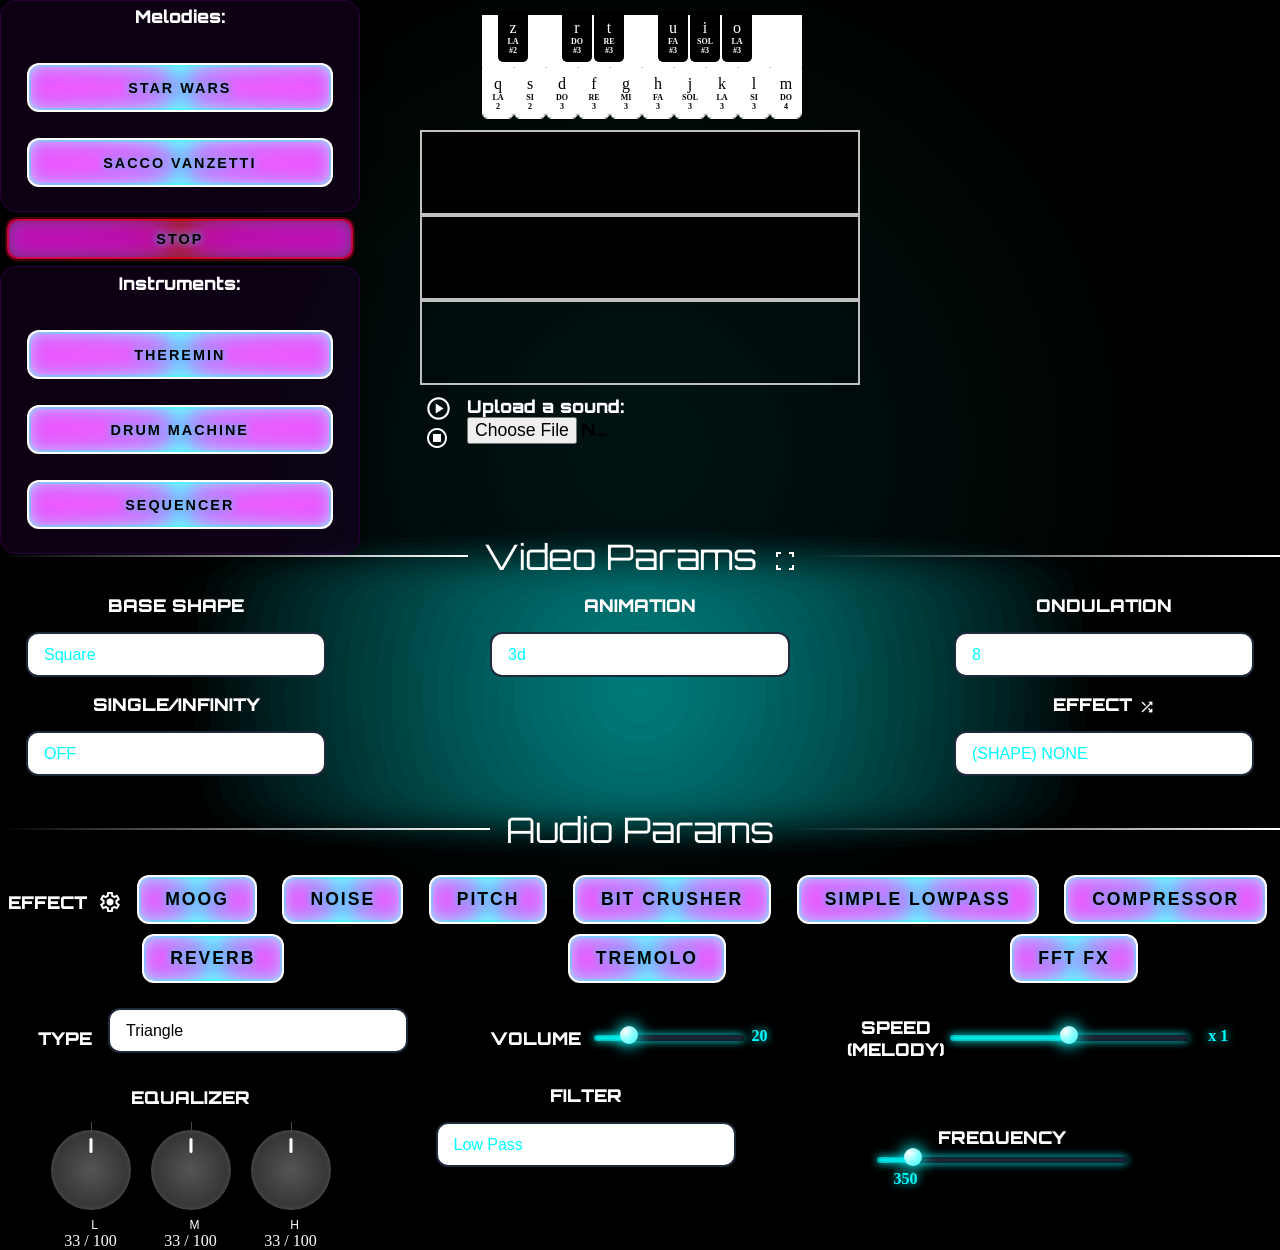
<file: index.html>
<!doctype html>
<html>
	<head>
		<title>Chargeur MP3/MP4 avec animations (javascript et webGl) et piano en web audio</title>
		<meta charset="utf-8">
		<meta name="viewport" content="width=device-width, user-scalable=no">
		<link  href="css/web-gl.css" rel="stylesheet"/>
		<link rel="stylesheet" href="https://fonts.googleapis.com/css2?family=Material+Symbols+Outlined:opsz,wght,FILL,GRAD@20..48,100..700,0..1,-50..200" />


		<script src="libs/three.min.js"></script>

		<script src="libs/jquery-1.9.0/jquery.min.js"></script>
		<script src="libs/jquery-1.9.0/jqueryUI.js"></script>


		<script src="./webgl.js"></script>
		<script type="text/javascript" src="libs/Detector.js"></script>
		<script type="text/javascript" src="libs/OrbitControls.js"></script>

		<script src="./webaudio.js"></script>

		<link href="css/bouton-amplificateur.css" rel="stylesheet"/>
		<link href="css/futurist-range.css" rel="stylesheet"/>
		<link href="css/futurist-select.css" rel="stylesheet"/>
		<link href="css/futurist-button.css" rel="stylesheet"/>
		<link href="https://fonts.googleapis.com/css2?family=Orbitron:wght@700&display=swap" rel="stylesheet">
		<link href="css/menu-ligne.css" rel="stylesheet"/>
		<link href="css/futurist-popin.css" rel="stylesheet"/>
		<link href="css/futurist-button-yes-no.css" rel="stylesheet"/>
		<link href="css/futurist-checklist.css" rel="stylesheet"/>
		<link href="css/theremin.css" rel="stylesheet"/>
		<link href="css/drum-machine.css" rel="stylesheet"/>
		<link href="css/sequencer.css" rel="stylesheet"/>

		<link  href="css/responsive.css" rel="stylesheet"/>
	</head>
	<body>
		
		<div id="container">

			<div id="container_buttons_melodies2">
						
						<div class="slider-group slider-group-btn" id="container_btn_melodies">
							<h5 class="slider-group-btn-title">Melodies:</h5>

							<button class="btn-futur btn-futur-resize" onclick="callMelodie('Star Wars');" id="runMelodieStarWars">
								<div class="scan"></div>
								<span class="glitch glitch-btn">Star Wars</span>
							</button>

							<button class="btn-futur btn-futur-resize" onclick="callMelodie('La Marche de Sacco et Vanzetti');" id="runMelodie1">
								<div class="scan"></div>
								<span class="glitch glitch-btn">Sacco Vanzetti</span>
							</button>
						</div>

						<button class="btn-futur btn-futur-stop" onclick="stopAllSounds();" id="stopAllSounds">
							<div class="scan"></div>
							<span class="glitch">STOP</span>
						</button>

						<div class="slider-group slider-group-btn"  id="container_btn_instruments">
							<h5 class="slider-group-btn-title">Instruments:</h5>

							<button class="btn-futur btn-futur-resize" onclick="openPopinTheremin();" id="btnTheremin">
								<div class="scan"></div>
								<span class="glitch glitch-btn">THEREMIN</span>
							</button>

							<button class="btn-futur btn-futur-resize" onclick="openPopinDrumMachine();" id="btnDrumMachine">
								<div class="scan"></div>
								<span class="glitch glitch-btn">DRUM MACHINE</span>
							</button>

							<button class="btn-futur btn-futur-resize" onclick="openPopinSequencer();" id="btnSequencer">
								<div class="scan"></div>
								<span class="glitch glitch-btn">SEQUENCER</span>
							</button>
						</div>
					</div>

			<div id="container_main">
				
				<!-- PART DATA SOUND -->
				<div id="topContainer">	
					
					<div id="container_buttons_melodies">
						
						<div class="slider-group slider-group-btn">
							<h5 class="slider-group-btn-title">Melodies:</h5>

							<button class="btn-futur btn-futur-resize" onclick="callMelodie('Star Wars');" id="runMelodieStarWars">
								<div class="scan"></div>
								<span class="glitch glitch-btn">Star Wars</span>
							</button>

							<button class="btn-futur btn-futur-resize" onclick="callMelodie('La Marche de Sacco et Vanzetti');" id="runMelodie1">
								<div class="scan"></div>
								<span class="glitch glitch-btn">Sacco Vanzetti</span>
							</button>
						</div>

						<button class="btn-futur btn-futur-stop" onclick="stopAllSounds();" id="stopAllSounds">
							<div class="scan"></div>
							<span class="glitch">STOP</span>
						</button>

						<div class="slider-group slider-group-btn">
							<h5 class="slider-group-btn-title">Instruments:</h5>

							<button class="btn-futur btn-futur-resize" onclick="openPopinTheremin();" id="btnTheremin">
								<div class="scan"></div>
								<span class="glitch glitch-btn">THEREMIN</span>
							</button>

							<button class="btn-futur btn-futur-resize" onclick="openPopinDrumMachine();" id="btnDrumMachine">
								<div class="scan"></div>
								<span class="glitch glitch-btn">DRUM MACHINE</span>
							</button>

							<button class="btn-futur btn-futur-resize" onclick="openPopinSequencer();" id="btnSequencer">
								<div class="scan"></div>
								<span class="glitch glitch-btn">SEQUENCER</span>
							</button>
						</div>
					</div>

					<div id="partSound">

						<!-- GENERATION DU MINI SYNTHE -->
						<div id="container_synthe">
							<div id="testNoteDiese"></div>
							<div id="testNote"></div>
						</div>
					
						<!-- ================================= CANVAS FOR SPECTRUM ================================= -->
						<canvas id="spectre" width="800" height="200"></canvas>
						<canvas id="spectreWave" width="800" height="200"></canvas>

						<div id="container_input_file">
							<div id="spectreMP3_block">
								<canvas class="sample" id="spectreMP3" width="440" height="85"></canvas>
								<canvas class="sample" id="spectreTimelineMP3" width="440" height="85"></canvas>
							</div>
							<div id="container_sub_spectre">
								<div id="spectreMP3_btns">
									<div id="playMp3" class="actionPlayPauseMute">
										<span class="material-symbols-outlined resizeIconPlay" onclick="restartMp3();restartMp3IconColor();">
											play_circle
										</span>
									</div>
									<div id="pauseMp3" class="actionPlayPauseMute">
										<span class="material-symbols-outlined"  onclick="pauseMp3()">
											stop_circle
										</span>
									</div>
								</div>
								<div id="div_file_upload">
									<div id="sub_div_file_upload">
										<label for="file_sound_input" class="label_sound_input">Upload a sound:</label>
										<input type="file" id="file_sound_input" name="file_sound_input" accept="audio/mp3,audio/*;" onchange="loadInputSound(this)" />
									</div>
									<div id="currentMp3" class="actionPlayPauseMute"></div>
								</div>
							</div>
						</div>
					</div>

					<div id="shaderPixelAnim"></div>

				</div>

			</div>

			<div id="container_params" class="acc">
				<div class="title-line-6">
					Video Params
					<span class="material-symbols-outlined" id="enterFullScreen" onclick="enterFullScreen();">
						fullscreen
					</span>
				</div>
				<div id="VideoParamsContent" class="acc-content">
				
					<div id="divTypeAnim">
						<h5>BASE SHAPE</h5> 
							<div class="select-wrapper">
 								 <div class="pulse"></div>
								<select id="buttonTypeAnim" class="custom_select" onchange="setTypeToOpenGL(this.value);">
									<option value="1" selected>Square</option>
									<option value="2">Small Square</option>
									<option value="3">Torus</option>
									<option value="4">Small Torus</option>
									<!--
									<option value="5">Circle Hole</option>
									<option value="6">Square Hole</option>
									-->
									<option value="7">Hexagone</option>
									<option value="8">Cone</option>
									<option value="9">Circle</option>
								</select>
							</div>
						</div>
						<div id="divTypeTextureAnim">
						<h5>ANIMATION</h5>
							<div class="select-wrapper">
 								<div class="pulse"></div>
								<select id="buttonTypeTextureAnim" class="custom_select" onchange="setTypeTextureToOpenGL(this.value);">
									<option value="0" selected>3d</option>
									<option value="2">2d</option>
									<option value="1">None</option>
								</select>
							</div>
						</div>
						<div id="divFreqAnim">
						<h5 id="h5_ondulation">ONDULATION</h5>
							<div class="select-wrapper">
 								<div class="pulse"></div>
								<select id="buttonFreqAnim" class="custom_select" onchange="setFreqToOpenGL(this.value);">
									<option id="value_html_ondulation_1" value="2">2</option>
									<option id="value_html_ondulation_2" value="4">4</option>
									<option id="value_html_ondulation_3" value="8" selected>8</option>
									<option id="value_html_ondulation_4" value="12">12</option>
									<option id="value_html_ondulation_5" value="16">16</option>
								</select>
							</div>
						</div>
						<div id="divInfinityAnim">
						<h5>SINGLE/INFINITY</h5>
							<div class="select-wrapper">
 								<div class="pulse"></div>
								<select id="buttonInfinityAnim" class="custom_select" onchange="setInfinityToOpenGL(this.value);">
									<option value="0" selected>OFF</option>
									<option value="1">ON</option>
								</select>
							</div>
						</div>
						<div id="divEffectAnim">
						<h5>EFFECT  <span id="randomEffectAnim" class="material-symbols-outlined" onclick="openPopinEffectAnim()">shuffle</span></h5>
							<div class="select-wrapper">
 								<div class="pulse"></div>
								<select id="buttonEffectAnim" class="custom_select" onchange="setEffectToOpenGL(this.value);">
									<!--<option value="0" selected>(SHAPE) NONE</option>-->
									<option value="1" selected>(SHAPE) NONE</option>
									<option value="2">(SHAPE) Twist</option>
									<option value="3">(SHAPE) Extended Twist</option>
									<option value="4">(SHAPE) Test</option>
									<option value="5">Galaxy</option>
									<option value="6">Spiral Galaxy</option>
									<option value="7">Spiral Galaxy 3D</option>
									<option value="8">Fractal Julia</option>
									<option value="14">Infinite Tunnel</option>
									<option value="15">Kaleidoscope</option>
									<option value="16">GridPulse</option>
									<option value="9">Bass Reactor</option>
									<option value="10">Wave Form</option>
									<option value="11">Black Hole</option>
									<option value="12">Moon</option>
									<option value="13">Sun</option>
									<option value="17">Triangle Sierpinski</option>
									<option value="18">Mobius Sierpinski</option>
									<option value="19">Mandelbrot</option>
									<option value="20">Mandelbrot Decoration</option>
									<option value="21">Infinite Sierpinski</option>
									<option value="22">Ying Yang Fractal</option>
								</select>
							</div>
						</div>
					</div>
				</div>
				<div class="title-line-6" id="AudioParamsTitle">
					Audio Params
				</div>
				<div id="AudioParamsContent">
					<div id="divEffectSound">
						<div id="divEffectSoundTitle">
							<h5>EFFECT 
								<span class="material-symbols-outlined" id="paramsEffect" onclick="openPopinSettings();">settings</span>
							</h5>
						</div>
						<button class="btn-futur" id="buttonGenerateSound0" class="btnApp ghost" onclick="addEffect(0);">
							<div class="scan"></div>
							<span class="glitch">Moog</span>
						</button>
						<button class="btn-futur" id="buttonGenerateSound1" class="btnApp ghost" onclick="addEffect(1);">
							<div class="scan"></div>
							<span class="glitch">Noise</span>
						</button>
						<button class="btn-futur" id="buttonGenerateSound2" class="btnApp ghost" onclick="addEffect(2);">
							<div class="scan"></div>
							<span class="glitch">Pitch</span>
						</button>
						<button class="btn-futur" id="buttonGenerateSound3" class="btnApp ghost" onclick="addEffect(3);">
							<div class="scan"></div>
							<span class="glitch">Bit Crusher</span>
						</button>
						<button class="btn-futur" id="buttonGenerateSound4" class="btnApp ghost" onclick="addEffect(4);">
							<div class="scan"></div>
							<span class="glitch">Simple Lowpass</span>
						</button>
						<button class="btn-futur" id="buttonGenerateSound5" class="btnApp ghost" onclick="addEffect(5);">
							<div class="scan"></div>
							<span class="glitch">Compressor</span>
						</button>
						<button class="btn-futur" id="buttonGenerateSound6" class="btnApp ghost" onclick="addEffect(6);">
							<div class="scan"></div>
							<span class="glitch">Reverb</span>
						</button>
						<button class="btn-futur" id="buttonGenerateSound7" class="btnApp ghost" onclick="addEffect(7);">
							<div class="scan"></div>
							<span class="glitch">Tremolo</span>
						</button>
						<button class="btn-futur" id="buttonGenerateSound8" class="btnApp ghost" onclick="addEffect(8);">
							<div class="scan"></div>
							<span class="glitch">FFT FX</span>
						</button>
					</div>

					<div id="subSoundsParams">
						<div id="divTypeSound"> 
							<div><h5>TYPE</h5></div>
							<div class="select-wrapper">
								<select id="buttonTypeSound" class="custom_select" onchange="setType(this.value);">
									<option value="triangle">Triangle</option>
									<option value="sine">Sine</option>
									<option value="square">Square</option>
									<option value="sawtooth">Sawtooth</option>
								</select>
							</div>
						</div>

						<div id="divVolume">
							<div><h5 class="h5Volume">VOLUME</h5></div> 
							<input type="range" id="volumeRange" value="20" max="100" oninput="changeVolume(this);">
							<div class="range-value" id="volumeRangeDisplay">20</div>
						</div>
						
						<div id="divSpeedMelodie">
							<div><h5>SPEED (MELODY)</h5></div> 
							<input type="range" id="speedRange" value="500" max="750" min="250" oninput="setVitesse(this);">
							<div class="range-value" id="speedRangeDisplay">x 1.00</div>
						</div>
					</div>
					
					<div id="subLastSoundsParams">
						<div id="divEgaliseur">
							<table>
								<tr>
									<td colspan="3"><div><h5>EQUALIZER</h5></div></td>
								</tr>
								<tr>
									<td>
										<!-- NEW BUTTON AMPLIFICATEUR -->
										<div class="amp-container">

											<div class="amp-knob" data-type="l" data-rotation="0">							
												<div class="knob">							
													<div class="pointer"></div>							
												</div>							
												<span class="label h5egaliseur centered">L</span>
												<div id="lGainInputValue2" class="centered"> 33 / 100 </div>						
											</div>
										
											<div class="amp-knob" data-type="m" data-rotation="0">						
												<div class="knob">						
													<div class="pointer"></div>						
												</div>					
												<span class="label h5egaliseur centered">M</span>
												<div id="mGainInputValue2" class="centered"> 33 / 100 </div>						
											</div>
										
											<div class="amp-knob" data-type="h" data-rotation="0">					
												<div class="knob">						
													<div class="pointer"></div>						
												</div>						
												<span class="label h5egaliseur centered">H</span>
												<div id="hGainInputValue2" class="centered"> 33 / 100 </div>						
											</div>					
										</div>
									</td>
								</tr>
							</table> 
						</div>

						<script>

							document.querySelectorAll('.amp-knob').forEach(knob => {

								const knobElement = knob.querySelector('.knob');
								let isDragging = false;
								let startAngle = 0;
								let currentRotation = parseFloat(knob.dataset.rotation) || 0;

								// Calculer l'angle à partir des coordonnées tactiles
								function getAngle(x, y) {
									const rect = knob.getBoundingClientRect();
									const centerX = rect.left + rect.width / 2;
									const centerY = rect.top + rect.height / 2;
									return Math.atan2(y - centerY, x - centerX) * (180 / Math.PI);
								}

								knob.addEventListener('touchstart', (e) => {
									e.preventDefault(); // Empêche le défilement
									isDragging = true;
									const touch = e.touches[0];
									startAngle = getAngle(touch.clientX, touch.clientY) - currentRotation;
								});

								document.addEventListener('touchmove', (e) => {
									if (isDragging) {
										e.preventDefault(); // Empêche les interactions par défaut
										const touch = e.touches[0];
										let newAngle = getAngle(touch.clientX, touch.clientY) - startAngle;
										// Limiter à 180° (-90 à 90)
										newAngle = Math.max(-90, Math.min(180, newAngle));
										currentRotation = newAngle;
										knobElement.style.transform = `rotate(${currentRotation}deg)`;
										knob.dataset.rotation = currentRotation;
									}
								}, { passive: false }); // Désactive le comportement passif pour preventDefault

								document.addEventListener('touchend', () => {
									isDragging = false;
								});

								// Compatibilité desktop (optionnel)
								knob.addEventListener('mousedown', (e) => {
									isDragging = true;
									startAngle = getAngle(e.clientX, e.clientY) - currentRotation;
								});

								document.addEventListener('mousemove', (e) => {
									if (isDragging) {
										let newAngle = getAngle(e.clientX, e.clientY) - startAngle;
										newAngle = Math.max(-90, Math.min(180, newAngle));
										currentRotation = newAngle;
										knobElement.style.transform = `rotate(${currentRotation}deg)`;
										knob.dataset.rotation = currentRotation;

										// -90 -> 180 ratio 0/100
										// -90 0 = 0.33 0-180 = 1.00 
										// console.log(currentRotation);
										let valeur_a_echelle = ((currentRotation+90)/270)*100;

										if(knob.dataset.type == "l") {
											document.getElementById("lGainInputValue2").innerHTML = parseInt(valeur_a_echelle) + " / 100";
											changeGainEg(valeur_a_echelle,'#lGainInputValue');
										}

										if(knob.dataset.type == "m") {
											document.getElementById("mGainInputValue2").innerHTML = parseInt(valeur_a_echelle) + " / 100";
											changeGainEg(valeur_a_echelle,'#mGainInputValue');
										}

										if(knob.dataset.type == "h") {
											document.getElementById("hGainInputValue2").innerHTML = parseInt(valeur_a_echelle) + " / 100";
											changeGainEg(valeur_a_echelle,'#hGainInputValue');
										}

									}
								});

								document.addEventListener('mouseup', () => {
									isDragging = false;
								});
							});
						</script>
						
						<div id="divFiltre">
							<div id="filterDiv">
								<div id="filterTitle"><h5>FILTER</h5></div>
								<div id="filterSelect" class="">
									<div class="select-wrapper">
										<select id='filterTest' class="custom_select" onchange="changeEffect(document.getElementById('filterTest').value);">
											<option value="lowpass" selected>Low Pass</option>
											<option value="highpass">High Pass</option>
											<option value="bandpass">Band Pass</option>		
											<option value="lowshelf">Low Shelf</option>
											<option value="highshelf">High Shelf</option>
											<option value="peaking">Peaking</option>
											<option value="notch">Notch</option>												
											<option value="allpass">All Pass</option>
										</select>
									</div>
								</div>
							</div>

							<div id="filterPArams">
								<div id="filterFrequency">
									<div><h5>FREQUENCY</h5></div>
									<div class="filterRange"> 
										<input type="range" id="frequencyRangeTest" min="0" max="3000" value="350" oninput="changeFrequency(document.getElementById('frequencyRangeTest').value);">
										<div class="range-value" id="frequencyRangeTestDisplay">350</div>
									</div>
								</div>
								<div id="filterGain">
									<div class="bordered centered filterTitle">Gain :</div>
									<div class="filterRange"> 
										<input type="range" id="gainRangeTest" min="0" max="100" value="0" oninput="changeGain(document.getElementById('gainRangeTest').value);">
									</div>
									<div id="valGain"> 0 / 100 </div>
								</div>
							</div>
						</div>
					</div>
				</div>
			</div>
			
			<script>
				// initialization du synthé
				document.getElementById('testNote').innerHTML = strTestNote;
				document.getElementById('testNoteDiese').innerHTML = strTestNoteDiese;
			</script>

			<script type="text/javascript">
				<!-- C'est ici que nous utiliserons Three.js -->
                app();  
			</script>
		</div>


		<!-- PARTIE FUTURIST SLIDERS -->
		 <script>
			const sliderSound = document.getElementById('volumeRange');
			const displaySliderSound = document.getElementById('volumeRangeDisplay');

			const updateSound = () => {
				const val = sliderSound.value;
				displaySliderSound.textContent = val;				
				sliderSound.style.setProperty('--value', `${val}%`);
			};

			sliderSound.addEventListener('input', updateSound);
			updateSound(); // init
		</script>

		<script>
			const sliderSpeed = document.getElementById('speedRange');
			const displaySliderSpeed = document.getElementById('speedRangeDisplay');

			const updateSpeed = () => {
				const val = sliderSpeed.value;
				displaySliderSpeed.textContent = val;
				//range 250 à 750 en pourcentage
				let newVal = val/500;
				let percent = (val-250)/500 * 100;				
				sliderSpeed.style.setProperty('--value', `${percent}%`);
				displaySliderSpeed.innerHTML = "x " + newVal;
			};

			sliderSpeed.addEventListener('input', updateSpeed);
			updateSpeed(); // init
		</script>

		<script>
			const sliderFrequency = document.getElementById('frequencyRangeTest');
			const displaySliderFrequency = document.getElementById('frequencyRangeTestDisplay');

			const updateFrequency = () => {
				const val = sliderFrequency.value;
				displaySliderFrequency.textContent = val;
				//range 0 à 3000 en pourcentage
				let percent = val/3000*100;				
				sliderFrequency.style.setProperty('--value', `${percent}%`);
			};

			sliderFrequency.addEventListener('input', updateFrequency);
			updateFrequency(); // init
		</script>

		<script>
			// Prevenir le warning de l'initialisation de l'api web audio
			document.addEventListener('click', unlockAudio, { once: true });
			document.addEventListener('touchstart', unlockAudio, { once: true });
			document.addEventListener('keydown', unlockAudio, { once: true });
		</script>

		<div class="popin-overlay" id="popin">
			<div class="popin">
			<h2>Error</h2>
			
			<div class="file-area" id="dropArea">
				<label>The audio context is not open, please wait or try again in another web browser.</label>
			</div>

			<div class="btn-group">
				<button class="btn-close" onclick="closePopin()">Close</button>
			</div>
			</div>
		</div>


		<div class="popin-overlay" id="popinParams">
			<div class="popinParams">
			<h2>EFFECT PARAMETERS</h2>
			
			<div class="file-area" id="dropAreaParams">
				<div>

					<h5 class="h5-select">NOISE</h5>
					<select id="effectNoiseType" class="custom_select" onchange="setNoiseParams(this.value);">
						<option value="0">White	- heavy rain, scrambled TV</option>
						<option value="1" selected>Pink - wind, waterfall, meditation</option>
						<option value="2">Brown - distant thunder, rough sea</option>					
						<option value="3">Blue - a jet of air, a whistling sound</option>
					</select>

					<h5 class="h5-select">PITCH</h5>
					<select id="effectPitchType" class="custom_select" onchange="setPitchParams(this.value);">
						<option value="0" selected>Octave up</option>
						<option value="1">Octave down</option>
						<option value="2">Démon / robot</option>					
						<option value="3">Chorus light</option>
					</select>

					<h5 class="h5-select">BIT CRUSHER</h5>
					<select id="effectbitCrusherType" class="custom_select" onchange="setBitCrusherParams(this.value);">
						<option value="0">Super smooth without zippering</option>
						<option value="1" selected>Extreme lo-fi effect</option>
					</select>

					<h5 class="h5-select">COMPRESSOR</h5>
					<select id="effectCompressorType" class="custom_select" onchange="setCompressorParams(this.value);">
						<option value="0" selected>Default</option>
						<option value="1">Leveling doux</option>
						<option value="2">Glue buss</option>					
						<option value="3">Drum squash</option>
						<option value="4">Limiter transparent</option>
					</select>

					<h5 class="h5-select">TREMOLO</h5>
					<select id="effectTremoloType" class="custom_select" onchange="setTremoloParams(this.value);">
						<option value="0" selected>Default</option>
						<option value="1">Wide, slow auto-pan (0.33 Hz)</option>
						<option value="2">Ultra-nervous 8 Hz square wave (dub/techno style)</option>					
					</select>

					<h5 class="h5-select">FFT FX</h5>
					<select id="effectFftFxType" class="custom_select" onchange="setFftFxParams(this.value);">
						<option value="0" selected>Spectral Freeze</option>
						<option value="1">Shimmer / Spectral Blur</option>
						<option value="2">Pitch shifter ±2 octaves formant-preserving</option>					
					</select>
				</div>

				<script>
					const selectEffectNoiseType = document.getElementById('effectNoiseType');
					const selectEffectPitchType = document.getElementById('effectPitchType');
					const selectEffectbitCrusherType = document.getElementById('effectbitCrusherType');
					const selectEffectCompressorType = document.getElementById('effectCompressorType');
					const selectEffectTremoloType = document.getElementById('effectTremoloType');
					const selectEffectFftFxType = document.getElementById('effectFftFxType');

					selectEffectNoiseType.addEventListener('mouseover', (event) => {
						if(noiseEffectNode == null){
							selectEffectNoiseType.disabled = true;
						} else {
							selectEffectNoiseType.disabled = false;
						}
					});

					selectEffectPitchType.addEventListener('mouseover', (event) => {
						if(pitchEffectNode == null){
							selectEffectPitchType.disabled = true;
						} else {
							selectEffectPitchType.disabled = false;
						}
					});

					selectEffectbitCrusherType.addEventListener('mouseover', (event) => {
						if(bitCrusherEffectNode == null){
							selectEffectbitCrusherType.disabled = true;
						} else {
							selectEffectbitCrusherType.disabled = false;
						}
					});

					selectEffectCompressorType.addEventListener('mouseover', (event) => {
						if(compressorEffectNode == null){
							selectEffectCompressorType.disabled = true;
						} else {
							selectEffectCompressorType.disabled = false;
						}
					});

					selectEffectTremoloType.addEventListener('mouseover', (event) => {
						if(tremoloEffectNode == null){
							selectEffectTremoloType.disabled = true;
						} else {
							selectEffectTremoloType.disabled = false;
						}
					});

					selectEffectFftFxType.addEventListener('mouseover', (event) => {
						if(fftFxEffectNode == null){
							selectEffectFftFxType.disabled = true;
						} else {
							selectEffectFftFxType.disabled = false;
						}
					});
				</script>
				
			</div>

			<div class="btn-group">
				<button class="btn-close" onclick="closePopinParams()">Close</button>
			</div>
			</div>
		</div>

		<div class="popin-overlay" id="popinEffectAnim">
			<div class="popinEffectAnim">
			<h2>RANDOM ANIMATIONS</h2>
			
			<div class="file-area" id="dropAreaEffectAnim">
				<div>
					<h5 id="delayRangeTitle">Delay between transitions (sec)</h5>
					<div class="filterRange"> 
						<input type="range" id="delayRangeTest" min="1" max="60" value="10" oninput="setDelayEffectAnim(document.getElementById('delayRangeTest').value);">
						<div class="range-value" id="delayRangeTestDisplay">1</div>
					</div>				
				</div>
				<br/>
				<div>
					<h5>select the relevant animations (2 minimum)</h5>
					<div class="containerCheckList">
						<ul class="checkbox-list">

							<li class="checkbox-item" onclick="checkElement('cb1')">
								<input type="checkbox" id="cb1">
								<label>(SHAPE) NONE</label>
								<span class="checkmark"></span>
							</li>

							<!--
							<li class="checkbox-item" onclick="checkElement('cb2')">
								<input type="checkbox" id="cb2">
								<label>(SHAPE) Twist</label>
								<span class="checkmark"></span>
							</li>

							<li class="checkbox-item" onclick="checkElement('cb3')">
								<input type="checkbox" id="cb3">
								<label>(SHAPE) Extended Twist</label>
								<span class="checkmark"></span>
							</li>

							<li class="checkbox-item" onclick="checkElement('cb4')">
								<input type="checkbox" id="cb4">
								<label>(SHAPE) Test</label>
								<span class="checkmark"></span>
							</li>
							-->

							<li class="checkbox-item" onclick="checkElement('cb5')">
								<input type="checkbox" id="cb5">
								<label>Galaxy</label>
								<span class="checkmark"></span>
							</li>

							<li class="checkbox-item" onclick="checkElement('cb6')">
								<input type="checkbox" id="cb6">
								<label>Spiral Galaxy</label>
								<span class="checkmark"></span>
							</li>

							<li class="checkbox-item" onclick="checkElement('cb7')">
								<input type="checkbox" id="cb7">
								<label>Spiral Galaxy 3D</label>
								<span class="checkmark"></span>
							</li>

							<li class="checkbox-item" onclick="checkElement('cb8')">
								<input type="checkbox" id="cb8">
								<label>Fractal Julia</label>
								<span class="checkmark"></span>
							</li>

							<li class="checkbox-item" onclick="checkElement('cb9')">
								<input type="checkbox" id="cb9">
								<label>Bass Reactor</label>
								<span class="checkmark"></span>
							</li>

							<li class="checkbox-item" onclick="checkElement('cb10')">
								<input type="checkbox" id="cb10">
								<label>Wave Form</label>
								<span class="checkmark"></span>
							</li>

							<li class="checkbox-item" onclick="checkElement('cb11')">
								<input type="checkbox" id="cb11">
								<label>Black Hole</label>
								<span class="checkmark"></span>
							</li>

							<li class="checkbox-item" onclick="checkElement('cb12')">
								<input type="checkbox" id="cb12">
								<label>Moon</label>
								<span class="checkmark"></span>
							</li>

							<li class="checkbox-item" onclick="checkElement('cb13')">
								<input type="checkbox" id="cb13">
								<label>Sun</label>
								<span class="checkmark"></span>
							</li>

							<li class="checkbox-item" onclick="checkElement('cb14')">
								<input type="checkbox" id="cb14">
								<label>Infinite Tunnel</label>
								<span class="checkmark"></span>
							</li>

							<li class="checkbox-item" onclick="checkElement('cb15')">
								<input type="checkbox" id="cb15">
								<label>Kaleidoscope</label>
								<span class="checkmark"></span>
							</li>

							<li class="checkbox-item" onclick="checkElement('cb16')">
								<input type="checkbox" id="cb16">
								<label>GridPulse</label>
								<span class="checkmark"></span>
							</li>

							<li class="checkbox-item" onclick="checkElement('cb17')">
								<input type="checkbox" id="cb17">
								<label>Triangle Sierpinski</label>
								<span class="checkmark"></span>
							</li>

							<li class="checkbox-item" onclick="checkElement('cb18')">
								<input type="checkbox" id="cb18">
								<label>Mobius Sierpinski</label>
								<span class="checkmark"></span>
							</li>

							<li class="checkbox-item" onclick="checkElement('cb19')">
								<input type="checkbox" id="cb19">
								<label>Mandelbrot</label>
								<span class="checkmark"></span>
							</li>

							<li class="checkbox-item" onclick="checkElement('cb20')">
								<input type="checkbox" id="cb20">
								<label>Mandelbrot Decoration</label>
								<span class="checkmark"></span>
							</li>

							<li class="checkbox-item" onclick="checkElement('cb21')">
								<input type="checkbox" id="cb21">
								<label>Infinite Sierpinski</label>
								<span class="checkmark"></span>
							</li>
							
						</ul>
					</div>
					
				</div>
				<br/>
				<div>
					<label class="futuristic-toggle">
						<input class='inputYesNo' type="checkbox" id="power">
						<div class="trackYesNo">
							<div class="knobYesNo"></div>
							<div class="textYesNo">OFF</div>
						</div>
					</label>	
				</div>
				
			</div>

			<div class="btn-group">
				<button class="btn-primary" onclick="selectAll()">Select ALL</button>
				<button class="btn-close" onclick="closePopinEffectAnim()">Close</button>
			</div>
			</div>
		</div>



		<div class="popin-overlay" id="popinTheremin">
			<div class="popinTheremin">
			<h2>THEREMIN — 16 STEPS </h2>
			
			<div class="file-area-big" id="dropAreaTheremin">

				<div class="containerTheremin sizeTheremin">

					<div id="sequencerContainer">
						<div id="actionsTheremin">
							<button id="play">PLAY</button>
							<button id="cleanTheremin" onclick="cleanPreset()">CLEAN</button>
							<button id="presetsTheremin" onclick="preset()">PRESETS RANDOM</button>
							<button id="presetsThereminFunkDisco" onclick="updatePresetFunkDiscoOrNuDisco(1)">PRESETS FUNK DISCO</button>
							<button id="presetsThereminNuDisco" onclick="updatePresetFunkDiscoOrNuDisco(2)">PRESETS NU-DISCO</button>
						</div>
						<div class="sequencerTheremin" id="sequencer"></div>			
					</div>

					<div class="controlsTheremin">

						<div class="slider-group">
							<div><h5 class="h5Tempo">TEMPO</h5></div> 
							<input type="range" id="tempo" min="60" max="180" value="130" step="1"  oninput="changeTempo(this);">
							<div class="range-value" id="bpmThereminDisplay">130 BPM</div>
						</div>

						<!-- PARTIE FUTURIST SLIDERS -->
						<script>
							const sliderTempo = document.getElementById('tempo');

							const changeTempo = () => {
								const val = sliderTempo.value;
								//range 60 à 180 en pourcentage
								let newVal = ((val - 60) / (180 - 60)) * 100;							
								sliderTempo.style.setProperty('--value', `${newVal}%`);
							};

							sliderTempo.addEventListener('input', changeTempo);
							changeTempo(); // init
						</script>

						<div class="slider-group">
							<div><h5 class="h5Silence">SILENCE</h5></div> 
							<input type="range" id="silence" min="0" max="70" value="20" step="5"  oninput="changeSilence(this);">
							<div class="range-value" id="silenceDisplay">20%</div>
						</div>

						<!-- PARTIE FUTURIST SLIDERS -->
						<script>
							const sliderSilence = document.getElementById('silence');

							const changeSilence = () => {
								const val = sliderSilence.value;
								//range 0 à 70 en pourcentage
								let newVal = (val/70) * 100;							
								sliderSilence.style.setProperty('--value', `${newVal}%`);
							};

							sliderSilence.addEventListener('input', changeSilence);
							changeSilence(); // init
						</script>


						<div class="slider-group">
							<div><h5 class="h5DelayMix">DELAY MIX</h5></div> 
							<input type="range" id="delayMix" min="0" max="60" value="28" step="2"  oninput="changeDelayMix(this);">
							<div class="range-value" id="delayMixVal">28%</div>
						</div>

						<!-- PARTIE FUTURIST SLIDERS -->
						<script>
							const sliderDelayMix = document.getElementById('delayMix');

							const changeDelayMix = () => {
								const val = sliderDelayMix.value;
								//range 0 à 60 en pourcentage
								let newVal = (val/60) * 100;						
								sliderDelayMix.style.setProperty('--value', `${newVal}%`);
							};

							sliderDelayMix.addEventListener('input', changeDelayMix);
							changeDelayMix(); // init
						</script>


						<div class="slider-group">
							<div><h5 class="h5DelayFeedback">DELAY FEEDBACK</h5></div> 
							<input type="range" id="delayFeedback" min="0" max="75" value="42" step="3"  oninput="changeDelayFeedback(this);">
							<div class="range-value" id="delayFbVal">42%</div>
						</div>

						<!-- PARTIE FUTURIST SLIDERS -->
						<script>
							const sliderDelayFeedback = document.getElementById('delayFeedback');

							const changeDelayFeedback = () => {
								const val = sliderDelayFeedback.value;
								//range 0 à 75 en pourcentage
								let newVal = (val/75) * 100;							
								sliderDelayFeedback.style.setProperty('--value', `${newVal}%`);
							};

							sliderDelayFeedback.addEventListener('input', changeDelayFeedback);
							changeDelayFeedback(); // init
						</script>

						<div class="slider-group">
							<div><h5 class="h5DelayTime">DELAY TIME</h5></div> 
							<input type="range" id="delayTime" min="80" max="800" value="320" step="20"  oninput="changeDelayTime(this);">
							<div class="range-value" id="delayTimeVal">320 ms</div>
						</div>

						<!-- PARTIE FUTURIST SLIDERS -->
						<script>
							const sliderDelayTime = document.getElementById('delayTime');

							const changeDelayTime = () => {
								const val = sliderDelayTime.value;
								//range 80 à 800 en pourcentage
								let newVal = ((val - 80) / (800 - 80)) * 100;							
								sliderDelayTime.style.setProperty('--value', `${newVal}%`);
							};

							sliderDelayTime.addEventListener('input', changeDelayTime);
							changeDelayTime(); // init
						</script>


						<div class="slider-group">
							<div><h5 class="h5ReverbMix">REVERB MIX</h5></div> 
							<input type="range" id="reverbMix" min="0" max="70" value="22" step="2"  oninput="changeReverbMix(this);">
							<div class="range-value" id="reverbMixVal">22%</div>
						</div>

						<!-- PARTIE FUTURIST SLIDERS -->
						<script>
							const sliderReverbMix = document.getElementById('reverbMix');

							const changeReverbMix = () => {
								const val = sliderReverbMix.value;
								//range 80 à 800 en pourcentage
								let newVal = (val/70) * 100;							
								sliderReverbMix.style.setProperty('--value', `${newVal}%`);
							};

							sliderReverbMix.addEventListener('input', changeReverbMix);
							changeReverbMix(); // init
						</script>

						<div class="mute-group">
						<h3>Mute steps</h3>
						<div class="mute-grid" id="muteGrid"></div><div class="mute-grid" id="muteGrid2"></div>
						</div>

					</div>
				</div>
				
			</div>

			<div class="btn-group">
				<button class="btn-close" onclick="closePopinTheremin()">Close</button>
			</div>
			</div>
		</div>



		<div class="popin-overlay" id="popinDrumMachine">
			<div class="popinDrumMachine">
			<h2>DRUM MACHINE</h2>
			
			<div class="file-area-big" id="dropAreaDrumMachine">

				<div class="containerDrumMachine sizeDrumMachine">

					<div id="sequencerContainerDrumMachine">

						<div id="actions-drum-machine">
							<button id="playDrumMachine" class="play-dm">PLAY</button>
							<button id="cleanDrumMachine" onclick="changePattern(1)">CLEAN</button>
							<button id="presetsDrumMachine" onclick="changePattern(0)">PRESET 1</button>
							<button id="presetsDrumMachine" onclick="changePattern(2)">PRESET FUNK DISCO</button>
							<button id="presetsDrumMachine" onclick="changePattern(3)">PRESET NU-DISCO</button>
						</div>

						<div class="sequencer">
							<div class="steps" id="steps"></div>
						</div>

					</div>

					<div class="controlsDrumMachine">

							<div class="slider-group">
								<div><h5 class="h5Reverb">Reverb</h5></div> 
								<input type="range" id="reverb" min="0" max="60" value="18" step="1"  oninput="changeReverbDM(this);">
								<div class="range-value" id="reverb-value">18%</div>
							</div>

							<!-- PARTIE FUTURIST SLIDERS -->
							<script>
								const sliderReverbDM = document.getElementById('reverb');

								const changeReverbDM = () => {
									const val = sliderReverbDM.value;
									//range 60 à 180 en pourcentage
									let newVal = ((val - 0) / (60 - 0)) * 100;									
									sliderReverbDM.style.setProperty('--value', `${newVal}%`);
								};

								sliderReverbDM.addEventListener('input', changeReverbDM);
								changeReverbDM(); // init
							</script>

							<div class="slider-group">
								<div><h5 class="h5Reverb">Delay</h5></div> 
								<input type="range" id="delay" min="0" max="50" value="12" step="1"  oninput="changeReverbDM(this);">
								<div class="range-value" id="delay-value">12%</div>
							</div>

							<!-- PARTIE FUTURIST SLIDERS -->
							<script>
								const sliderDelayDM = document.getElementById('delay');

								const changeDelayDM = () => {
									const val = sliderDelayDM.value;
									//range 60 à 180 en pourcentage
									let newVal = ((val - 0) / (50 - 0)) * 100;									
									sliderDelayDM.style.setProperty('--value', `${newVal}%`);
								};

								sliderDelayDM.addEventListener('input', changeDelayDM);
								changeDelayDM(); // init
							</script>

							<div class="slider-group">
								<div><h5 class="h5Tempo">Tempo</h5></div> 
								<input type="range" id="bpm" min="70" max="180" value="120" step="1"  oninput="changeTempoDM(this);">
								<div class="range-value" id="bpm-value">120 BPM</div>
							</div>

							<!-- PARTIE FUTURIST SLIDERS -->
							<script>
								const sliderTempoDM = document.getElementById('bpm');

								const changeTempoDM = () => {
									const val = sliderTempoDM.value;
									//range 60 à 180 en pourcentage
									let newVal = ((val - 70) / (180 - 70)) * 100;									
									sliderTempoDM.style.setProperty('--value', `${newVal}%`);
								};

								sliderTempoDM.addEventListener('input', changeTempoDM);
								changeTempoDM(); // init
							</script>
						</div>

				</div>
				
			</div>

			<div class="btn-group">
				<button class="btn-close" onclick="closePopinDrumMachine()">Close</button>
			</div>
			</div>
		</div>


		<div class="popin-overlay" id="popinSequencer">
			<div class="popinSequencer">
			<h2>SEQUENCER FOR GUITAR / BASS / TRUMPET / SAX</h2>
			
			<div class="file-area-big" id="dropAreaSequencer">

				<div class="containerSequencer sizeSequencer">

					<div id="sequencerContainerSequencer">

						<div class="controlsSeq">
							<button id="playSeq" class="play-seq">PLAY</button>
							<button id="loadFunk">Charger Funk Disco</button>
							<button id="loadNuDisco">Charger Nu-Disco</button>
							<button id="loadNull">Charger Null pattern</button>
						</div>

						<div id="controlsSequencer" class="controlsSeq">

							<div class="slider-group">
								<div><h5 class="h5bpm">BPM</h5></div> 
								<input type="range" id="bpmSeq" min="60" max="180" value="120" step="1"  oninput="changeBPMseq(this);">
								<div class="range-value" id="bpm-seq-value">120</div>
							</div>

							<!-- PARTIE FUTURIST SLIDERS -->
							<script>
								const sliderBPMseq = document.getElementById('bpmSeq');

								const changeBPMseq = () => {
									const val = sliderBPMseq.value;
									//range 60 à 180 en pourcentage
									let newVal = ((val - 60) / (180 - 60)) * 100;									
									sliderBPMseq.style.setProperty('--value', `${newVal}%`);
								};

								sliderBPMseq.addEventListener('input', changeBPMseq);
								changeBPMseq(); // init
							</script>

							<div class="slider-group">
								<div><h5 class="h5volume">VOLUME</h5></div> 
								<input type="range" id="volumeSeq" min="0" max="100" value="50" step="1"  oninput="changeVolumeSeq(this);">
								<div class="range-value" id="volume-seq-value">50</div>
							</div>

							<!-- PARTIE FUTURIST SLIDERS -->
							<script>
								const sliderVolumeSeq = document.getElementById('volumeSeq');

								const changeVolumeSeq = () => {
									const val = sliderVolumeSeq.value;
									//range 60 à 180 en pourcentage
									let newVal = ((val - 0) / (100 - 0)) * 100;									
									sliderVolumeSeq.style.setProperty('--value', `${newVal}%`);
								};

								sliderVolumeSeq.addEventListener('input', changeVolumeSeq);
								changeVolumeSeq(); // init
							</script>
						</div>

						<h5 class="h5Seq"> GUITAR SEQUENCER </h5>

						<div class="grid-container">
							<div class="grid" id="grid-guitar"></div>
						</div>

						<h5 class="h5Seq"> BASS SEQUENCER </h5>

						<div class="grid-container">
							<div class="grid" id="grid-bass"></div>
						</div>

						<h5 class="h5Seq"> TRUMPET SEQUENCER </h5>

						<div class="grid-container">
							<div class="grid" id="grid-trumpet"></div>
						</div>

						<h5 class="h5Seq"> SAX SEQUENCER </h5>

						<div class="grid-container">
							<div class="grid" id="grid-sax"></div>
						</div>

					</div>

				</div>
				
			</div>

			<div class="btn-group">
				<button class="btn-close" onclick="closePopinSequencer()">Close</button>
			</div>
			</div>
		</div>

		<script>
			var delayAnim = 10;
			var activatedRandomAnim = false;

			var arrayRandomAnim = [];
			arrayRandomAnim['cb1']=[false,1];
			arrayRandomAnim['cb2']=[false,2];
			arrayRandomAnim['cb3']=[false,3];
			arrayRandomAnim['cb4']=[false,4];
			arrayRandomAnim['cb5']=[false,5];
			arrayRandomAnim['cb6']=[false,6];
			arrayRandomAnim['cb7']=[false,7];
			arrayRandomAnim['cb8']=[false,8];
			arrayRandomAnim['cb9']=[false,9];
			arrayRandomAnim['cb10']=[false,10];
			arrayRandomAnim['cb11']=[false,11];
			arrayRandomAnim['cb12']=[false,12];
			arrayRandomAnim['cb13']=[false,13];
			arrayRandomAnim['cb14']=[false,14];
			arrayRandomAnim['cb15']=[false,15];
			arrayRandomAnim['cb16']=[false,16];
			arrayRandomAnim['cb17']=[false,17];
			arrayRandomAnim['cb18']=[false,18];
			arrayRandomAnim['cb19']=[false,19];
			arrayRandomAnim['cb20']=[false,20];
			arrayRandomAnim['cb21']=[false,21];
			arrayRandomAnim['cb22']=[false,22];

			var arrayRandomAnimIsRunning = false;



			function emulateRandomAnimNb(id) {
				if( arrayRandomAnimIsRunning ) {
					if( !id ) id = 1;
					for( let i = id; i < 23; i++) {
						// on verifie si l'animation est selectionnée
						if( arrayRandomAnim['cb'+i][0] == true ) {
							//on lance l'animation et la prochaine itération
							setEffectToOpenGL(''+i);
							setTimeout(() => {
								if( i < 21 ) {
									emulateRandomAnimNb(i+1);
								} else {
									//on recommence a 0
									emulateRandomAnimNb(1);
								}
							}, delayAnim*30);
							break;
						}
					}
				}			
			}


			

			const checkboxYesNo = document.getElementById('power');
			const text = document.querySelector('.textYesNo');

			var selectionAll = false;

			function selectAll(){
				for (let i = 1; i < 23; i++){
					if( i !== 2 && i !==3 && i!==4 && i!==22 ) {
						let el = document.getElementById('cb'+i);
						if( selectionAll == false ) {
							el.checked = true;
						} else {
							el.checked = false;
						}
						arrayRandomAnim['cb'+i]=[el.checked,arrayRandomAnim['cb'+i][1]];
					}
				}
				selectionAll = !selectionAll;
			}

			function checkElement(id){
				let el = document.getElementById(id);
				el.checked = !el.checked;
				arrayRandomAnim[id]=[el.checked,arrayRandomAnim[id][1]];
			}

			function randomEffectAnimShuffleIconColor() {
				let elem = document.getElementById('randomEffectAnim');
				if( arrayRandomAnimIsRunning == true ) {
					elem.innerHTML = 'shuffle_on';
					elem.classList.add('rainbow-icon');
				} else {
					elem.innerHTML = 'shuffle';
					elem.classList.remove('rainbow-icon');
				}
			}

			checkboxYesNo.addEventListener('change', () => {
				text.textContent = checkboxYesNo.checked ? 'ON' : 'OFF';
				text.style.color = checkboxYesNo.checked ? '#00ff88' : '#ff0044';
				text.style.textShadow = checkboxYesNo.checked 
					? '0 0 40px #00ff88' 
					: '0 0 30px #ff0044';

				if( checkboxYesNo.checked ) {
					arrayRandomAnimIsRunning = true;
					emulateRandomAnimNb(1);
					randomEffectAnimShuffleIconColor();
				} else {
					arrayRandomAnimIsRunning = false;
					randomEffectAnimShuffleIconColor();
				}
			});

			function setDelayEffectAnim(val){
				delayAnim = val;
			}

			const sliderDelay = document.getElementById('delayRangeTest');
			const displaySliderDelay = document.getElementById('delayRangeTestDisplay');

			const updateDelay= () => {
				const val = sliderDelay.value;
				displaySliderDelay.textContent = val;
				let percent = val/60*100;
				
				sliderDelay.style.setProperty('--value', `${percent}%`);
			};

			sliderDelay.addEventListener('input', updateDelay);
			updateDelay(); // init
		</script>

		<script>
			const overlay = document.getElementById('popin');
			const popin = overlay.querySelector('.popin');
			const dropArea = document.getElementById('dropArea');

			const overlayParams = document.getElementById('popinParams');
			const popinParams = overlayParams.querySelector('.popinParams');
			const dropAreaParams = document.getElementById('dropAreaParams');

			const overlayEffectAnim = document.getElementById('popinEffectAnim');
			const popinEffectAnim = overlayEffectAnim.querySelector('.popinEffectAnim');
			const dropAreaEffectAnim = document.getElementById('dropAreaEffectAnim');

			const overlayTheremin = document.getElementById('popinTheremin');
			const popinTheremin = overlayTheremin.querySelector('.popinTheremin');
			const dropAreaTheremin = document.getElementById('dropAreaTheremin');

			const overlayDrumMachine = document.getElementById('popinDrumMachine');
			const popinDrumMachine = overlayDrumMachine.querySelector('.popinDrumMachine');
			const dropAreaDrumMachine = document.getElementById('dropAreaDrumMachine');

			const overlaySequencer = document.getElementById('popinSequencer');
			const popinSequencer = overlaySequencer.querySelector('.popinSequencer');
			const dropAreaSequencer = document.getElementById('dropAreaSequencer');



			function openPopinEffectAnim() {
				overlayEffectAnim.classList.add('active');
				setTimeout(() => popinEffectAnim.classList.add('active'), 50);
			}

			function closePopinEffectAnim(){
				popinEffectAnim.classList.remove('active');
				setTimeout(() => overlayEffectAnim.classList.remove('active'), 400);
			}

			function openPopinSettings() {
				overlayParams.classList.add('active');
				setTimeout(() => popinParams.classList.add('active'), 50);
			}

			function closePopinParams(){
				popinParams.classList.remove('active');
				setTimeout(() => overlayParams.classList.remove('active'), 400);
			}

			function openPopinTheremin() {
				overlayTheremin.classList.add('active');
				setTimeout(() => popinTheremin.classList.add('active'), 50);
			}

			function closePopinTheremin(){
				popinTheremin.classList.remove('active');
				setTimeout(() => overlayTheremin.classList.remove('active'), 400);
			}

			function openPopinDrumMachine() {
				overlayDrumMachine.classList.add('active');
				setTimeout(() => popinDrumMachine.classList.add('active'), 50);
			}

			function closePopinDrumMachine(){
				popinDrumMachine.classList.remove('active');
				setTimeout(() => overlayDrumMachine.classList.remove('active'), 400);
			}

			function openPopinSequencer() {
				overlaySequencer.classList.add('active');
				setTimeout(() => popinSequencer.classList.add('active'), 50);
			}

			function closePopinSequencer(){
				popinSequencer.classList.remove('active');
				setTimeout(() => overlaySequencer.classList.remove('active'), 400);
			}


			// Open / Close
			function openPopin() {
				overlay.classList.add('active');
				setTimeout(() => popin.classList.add('active'), 50);
			}
			function closePopin() {
				popin.classList.remove('active');
				setTimeout(() => overlay.classList.remove('active'), 400);
			}

			// Close on overlay click
			overlay.addEventListener('click', e => {
				if (e.target === overlay) closePopin();
			});

			overlayParams.addEventListener('click', e => {
				if (e.target === overlayParams) closePopinParams();
			});

			overlayEffectAnim.addEventListener('click', e => {
				if (e.target === overlayEffectAnim) closePopinEffectAnim();
			});

			overlayTheremin.addEventListener('click', e => {
				if (e.target === overlayTheremin) closePopinTheremin();
			});

			overlayDrumMachine.addEventListener('click', e => {
				if (e.target === overlayDrumMachine) closePopinDrumMachine();
			});

			overlaySequencer.addEventListener('click', e => {
				if (e.target === overlaySequencer) closePopinSequencer();
			});
		</script>

	</body>
</html>
</file>
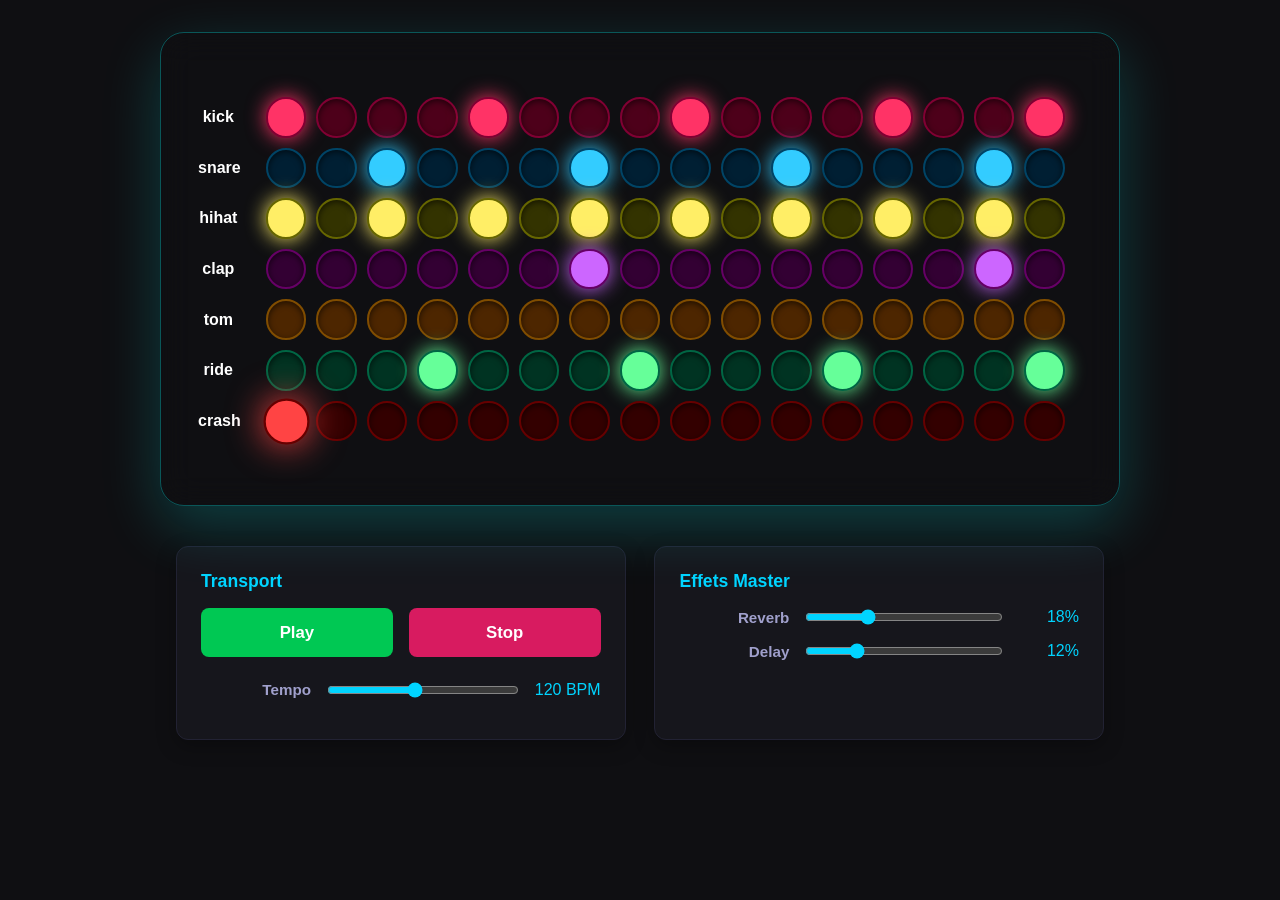
<file: drum-machine.html>
<!DOCTYPE html>
<html lang="fr">
<head>
  <meta charset="UTF-8" />
  <meta name="viewport" content="width=device-width, initial-scale=1.0"/>
  <title>Drum Machine</title>
  <link rel="preconnect" href="https://fonts.googleapis.com">
  <link rel="preconnect" href="https://fonts.gstatic.com" crossorigin>
  <link href="https://fonts.googleapis.com/css2?family=Inter:wght@400;500;600;700&display=swap" rel="stylesheet">
  <style>
    :root {
      --font-title: 'Orbitron', sans-serif;
      --font-body: 'Rajdhani', sans-serif;
      --bg: #0f0f12;
      --surface: #16161c;
      --accent: #00d4ff;
      --accent-dark: #00a0c7;
      --text: #e0e0ff;
      --text-muted: #a0a0cc;
      --led-off: #1e1e2e;
      --led-border: #2a2a3e;
    }

    * { margin:0; padding:0; box-sizing:border-box; }
    body {
      font-family: 'Inter', system-ui, sans-serif;
      font-family: var(--font-title);
      background: var(--bg);
      color: var(--text);
      min-height: 100vh;
      padding: 2rem 1rem;
      font-weight: 900;
    }

    .sequencer {
      max-width: 960px;
      margin: 0 auto 2.5rem;
      width: 90%;
      /* max-width: 460px; */
      background: var(--glass);
      border: 1px solid rgba(0, 255, 255, 0.3);
      border-radius: 24px;
      padding: 40px 30px;
      text-align: center;
      color: white;
      box-shadow: 0 20px 60px rgba(0, 255, 255, 0.2);
      /* transform: translateY(100px) scale(0.9); */
      transition: all 0.5s ease;
      backdrop-filter: blur(16px);
    }

    .steps {
          display: grid;
    grid-template-columns: repeat(17, minmax(0, 1fr));
    gap: 10px;
    padding: 1.5rem;
    background: transparent;
    border-radius: 16px;
    }

    .led {
      aspect-ratio: 1;
      border-radius: 50%;
      background: var(--led-off);
      border: 2px solid var(--led-border);
      transition: all 0.12s ease;
      box-shadow: inset 0 2px 6px rgba(0,0,0,0.6);
      cursor: pointer;
      user-select: none;
    }

    .led.playhead {
      background: var(--accent) !important;
      box-shadow: 0 0 24px var(--accent), inset 0 0 12px rgba(0,212,255,0.5);
      transform: scale(1.08);
    }

    /* Couleurs par instrument (même éteintes) */
    .led.kick   { background: #4d001a; border-color: #800033; }
    .led.kick.on   { background: #ff3366; box-shadow: 0 0 20px #ff3366; }

    .led.snare  { background: #001f33; border-color: #004466; }
    .led.snare.on   { background: #33ccff; box-shadow: 0 0 20px #33ccff; }

    .led.hihat  { background: #333300; border-color: #666600; }
    .led.hihat.on   { background: #ffee66; box-shadow: 0 0 20px #ffee66; }

    .led.clap   { background: #330033; border-color: #660066; }
    .led.clap.on   { background: #cc66ff; box-shadow: 0 0 20px #cc66ff; }

    .led.tom    { background: #4d2600; border-color: #804d00; }
    .led.tom.on   { background: #ff9933; box-shadow: 0 0 20px #ff9933; }

    .led.ride   { background: #003322; border-color: #006644; }
    .led.ride.on   { background: #66ff99; box-shadow: 0 0 20px #66ff99; }

    .led.crash  { background: #330000; border-color: #660000; }
    .led.crash.on   { background: #ff4444; box-shadow: 0 0 32px #ff4444; transform: scale(1.12); }

    .controls {
      max-width: 960px;
      margin: 0 auto;
      display: grid;
      grid-template-columns: repeat(auto-fit, minmax(280px, 1fr));
      gap: 1.8rem;
      padding: 0 1rem;
    }

    .control-card {
      background: var(--surface);
      border-radius: 12px;
      padding: 1.5rem;
      border: 1px solid #222233;
      box-shadow: 0 6px 20px rgba(0,0,0,0.3);
    }

    .control-card h3 {
      font-size: 1.1rem;
      margin-bottom: 1rem;
      color: var(--accent);
      font-weight: 600;
    }

    .btn-group {
      display: flex;
      gap: 1rem;
      margin-bottom: 1.5rem;
    }

    button {
      flex: 1;
      padding: 0.9rem;
      font-size: 1.05rem;
      font-weight: 600;
      border: none;
      border-radius: 8px;
      cursor: pointer;
      transition: all 0.2s ease;
    }

    #play { background: #00c853; color: white; }
    #play:hover { background: #00b140; }

    #stop { background: #d81b60; color: white; }
    #stop:hover { background: #c2185b; }

    .slider-row {
      display: flex;
      align-items: center;
      gap: 1rem;
      margin: 1rem 0;
    }

    .slider-row label {
      min-width: 110px;
      font-size: 0.95rem;
      color: var(--text-muted);
      text-align: right;
    }

    .slider-row input[type="range"] {
      flex: 1;
      accent-color: var(--accent);
    }

    .value {
      min-width: 60px;
      text-align: right;
      font-weight: 500;
      color: var(--accent);
    }

    @media (max-width: 640px) {
      .controls { grid-template-columns: 1fr; }
      h1 { font-size: 1.8rem; }
      .steps { gap: 6px; padding: 1rem; }
    }

    
    .title {
        display: flex;
        flex-direction: column;
        flex-wrap: nowrap;
        justify-content: center;
            position: relative;
    left: -17px;
    }
  </style>
</head>
<body>

  <div class="sequencer">
    <div class="steps" id="steps"></div>
  </div>

  <div class="controls">
    <div class="control-card">
      <h3>Transport</h3>
      <div class="btn-group">
        <button id="play">Play</button>
        <button id="stop">Stop</button>
      </div>

      <div class="slider-row">
        <label>Tempo</label>
        <input type="range" id="bpm" min="70" max="180" value="120" step="1">
        <span class="value" id="bpm-value">120 BPM</span>
      </div>
    </div>

    <div class="control-card">
      <h3>Effets Master</h3>
      <div class="slider-row">
        <label>Reverb</label>
        <input type="range" id="reverb" min="0" max="60" value="18" step="1">
        <span class="value" id="reverb-value">18%</span>
      </div>
      <div class="slider-row">
        <label>Delay</label>
        <input type="range" id="delay" min="0" max="50" value="12" step="1">
        <span class="value" id="delay-value">12%</span>
      </div>
    </div>
  </div>

  <script>
    // ────────────────────────────────────────────────
    //  Drum Machine Pro – Édition manuelle du pattern
    // ────────────────────────────────────────────────

    const audioCtx = new (window.AudioContext || window.webkitAudioContext)();

    let bpm = 120;
    let beatDuration = 60 / bpm;

    // Effets (comme avant)
    const masterGain = audioCtx.createGain();
    masterGain.gain.value = 0.9;
    masterGain.connect(audioCtx.destination);

    const reverb = audioCtx.createConvolver();
    reverb.buffer = generateImpulse(1.4, 0.45);
    const reverbWet = audioCtx.createGain();
    reverbWet.gain.value = 0.18;
    reverb.connect(reverbWet);
    reverbWet.connect(masterGain);

    function generateImpulse(seconds, decay) {
      const len = audioCtx.sampleRate * seconds;
      const buf = audioCtx.createBuffer(2, len, audioCtx.sampleRate);
      const l = buf.getChannelData(0);
      const r = buf.getChannelData(1);
      for (let i = 0; i < len; i++) {
        const amp = (Math.random() * 2 - 1) * Math.pow(1 - i/len, decay);
        l[i] = amp; r[i] = amp;
      }
      return buf;
    }

    const delay = audioCtx.createDelay(0.6);
    delay.delayTime.value = 0.3;
    const feedback = audioCtx.createGain();
    feedback.gain.value = 0.32;
    const delayWet = audioCtx.createGain();
    delayWet.gain.value = 0.12;
    delay.connect(feedback);
    feedback.connect(delay);
    delay.connect(delayWet);
    delayWet.connect(masterGain);

    function connectWithFX(src) {
      const dry = audioCtx.createGain();
      dry.gain.value = 1;
      src.connect(dry); dry.connect(masterGain);
      src.connect(reverb);
      src.connect(delay);
    }

    // Sons (comme avant – je les raccourcis pour la lisibilité)
    function playKick(t) { /* même code que précédemment */ 
      const o = audioCtx.createOscillator(); const g = audioCtx.createGain();
      o.type = 'sine'; o.frequency.setValueAtTime(180, t); o.frequency.exponentialRampToValueAtTime(55, t + 0.07);
      g.gain.setValueAtTime(1.4, t); g.gain.exponentialRampToValueAtTime(0.001, t + 0.14);
      o.connect(g); connectWithFX(g); o.start(t); o.stop(t + 0.18);
    }

    function playSnare(t) { /* même code */ 
      const n = audioCtx.createBufferSource(); const b = audioCtx.createBuffer(1, audioCtx.sampleRate*0.14, audioCtx.sampleRate);
      const d = b.getChannelData(0); for (let i=0;i<d.length;i++) d[i]=Math.random()*2-1;
      n.buffer = b; const g = audioCtx.createGain(); const f = audioCtx.createBiquadFilter();
      f.type='lowpass'; f.frequency.value=2400; g.gain.setValueAtTime(1.0, t); g.gain.exponentialRampToValueAtTime(0.001, t + 0.16);
      n.connect(f); f.connect(g); connectWithFX(g); n.start(t);
    }

    function playHiHat(t, closed=true) { /* même code */ 
      const n = audioCtx.createBufferSource(); const b = audioCtx.createBuffer(1, audioCtx.sampleRate*0.05, audioCtx.sampleRate);
      const d = b.getChannelData(0); for (let i=0;i<d.length;i++) d[i]=Math.random()*2-1;
      n.buffer = b; const g = audioCtx.createGain(); const f = audioCtx.createBiquadFilter();
      f.type='highpass'; f.frequency.value = closed?8500:4800;
      g.gain.setValueAtTime(closed?0.5:0.7, t); g.gain.exponentialRampToValueAtTime(0.001, t+(closed?0.04:0.10));
      n.connect(f); f.connect(g); connectWithFX(g); n.start(t);
    }

    function playClap(t) { playSnare(t); playHiHat(t+0.004,false); playHiHat(t+0.011,false); }
    function playTom(t) { /* même code tom */ 
      const o = audioCtx.createOscillator(); const g = audioCtx.createGain();
      o.type='sine'; o.frequency.setValueAtTime(130,t); o.frequency.exponentialRampToValueAtTime(70,t+0.14);
      g.gain.setValueAtTime(1.0,t); g.gain.exponentialRampToValueAtTime(0.001,t+0.28);
      o.connect(g); connectWithFX(g); o.start(t); o.stop(t+0.32);
    }

    function playRide(t) { /* même code ride */ 
      const n = audioCtx.createBufferSource(); const b = audioCtx.createBuffer(1, audioCtx.sampleRate*0.7, audioCtx.sampleRate);
      const d = b.getChannelData(0); for (let i=0;i<d.length;i++) d[i]=(Math.random()*2-1)*Math.pow(1-i/d.length,4);
      n.buffer = b; const g = audioCtx.createGain(); const f = audioCtx.createBiquadFilter();
      f.type='bandpass'; f.frequency.value=6200; f.Q.value=3; g.gain.setValueAtTime(0.4,t); g.gain.exponentialRampToValueAtTime(0.001,t+0.7);
      n.connect(f); f.connect(g); connectWithFX(g); n.start(t);
    }

    function playCrash(t) { playRide(t); }

    // Pattern éditable – objet avec booléens
    const pattern = {
      kick:  Array(16).fill(false).map((_,i) => [0,4,8,12,15].includes(i)),
      snare: Array(16).fill(false).map((_,i) => i%4===2),
      hihat: Array(16).fill(false).map((_,i) => i%2===0),
      clap:  Array(16).fill(false).map((_,i) => i%8===6 || i%8===14),
      tom:   Array(16).fill(false),
      ride:  Array(16).fill(false).map((_,i) => i%4===3),
      crash: Array(16).fill(false).map((_,i) => i===0),
    };

    // Création des LEDs + clic pour toggle
    const container = document.getElementById('steps');
    const leds = [];
    const instruments = ['kick','snare','hihat','clap','tom','ride','crash'];

    instruments.forEach(inst => {
      const title = document.createElement('div');
      title.innerHTML = inst;
      title.className = "title";
      container.appendChild(title);

      for (let step = 0; step < 16; step++) {

        
        const led = document.createElement('div');
       
        led.classList.add('led', inst);
        if (pattern[inst][step]) led.classList.add('on');
        
        led.addEventListener('click', () => {
          pattern[inst][step] = !pattern[inst][step];
          led.classList.toggle('on');
        });


        container.appendChild(led);

        leds.push(led);
      }
    });

    // Séquenceur
    let currentStep = 0;
    let nextBeatTime = 0;
    let isPlaying = false;

    function scheduleStep(time) {
      instruments.forEach((inst, idx) => {
        
        const stepIndex = currentStep + idx * 16;
        if (pattern[inst][currentStep]) {
          const playFunc = {
            kick: playKick,
            snare: playSnare,
            hihat: playHiHat,
            clap: playClap,
            tom: playTom,
            ride: playRide,
            crash: playCrash
          }[inst];
          
          if (inst === 'hihat') playFunc(time, true); // closed par défaut
          else playFunc(time);

          //leds[stepIndex].app(title);

          //leds[stepIndex].classList.add('on'); // flash visuel
          //setTimeout(() => leds[stepIndex].classList.remove('on'), 120);
        }
      });

      leds.forEach((led, i) => {
        led.classList.toggle('playhead', i % 16 === currentStep);
      });

      currentStep = (currentStep + 1) % 16;
    }

    function sequencerLoop() {
      const now = audioCtx.currentTime;
      while (nextBeatTime < now + 0.2) {
        scheduleStep(nextBeatTime);
        nextBeatTime += beatDuration;
      }
      if (isPlaying) requestAnimationFrame(sequencerLoop);
    }

    function start() {
      if (isPlaying) return;
      if (audioCtx.state === 'suspended') audioCtx.resume();
      currentStep = 0;
      nextBeatTime = audioCtx.currentTime + 0.1;
      isPlaying = true;
      sequencerLoop();
    }

    function stop() {
      isPlaying = false;
      leds.forEach(led => led.classList.remove('playhead'));
    }

    function setBPM(v) { bpm = +v; beatDuration = 60 / bpm; document.getElementById('bpm-value').textContent = bpm + ' BPM'; }
    function setReverb(v) { reverbWet.gain.value = v / 100; document.getElementById('reverb-value').textContent = v + '%'; }
    function setDelay(v) { delayWet.gain.value = v / 100; document.getElementById('delay-value').textContent = v + '%'; }

    // Bindings
    document.getElementById('play').onclick = start;
    document.getElementById('stop').onclick = stop;
    document.getElementById('bpm').oninput = e => setBPM(e.target.value);
    document.getElementById('reverb').oninput = e => setReverb(e.target.value);
    document.getElementById('delay').oninput = e => setDelay(e.target.value);

  </script>
</body>
</html>
</file>
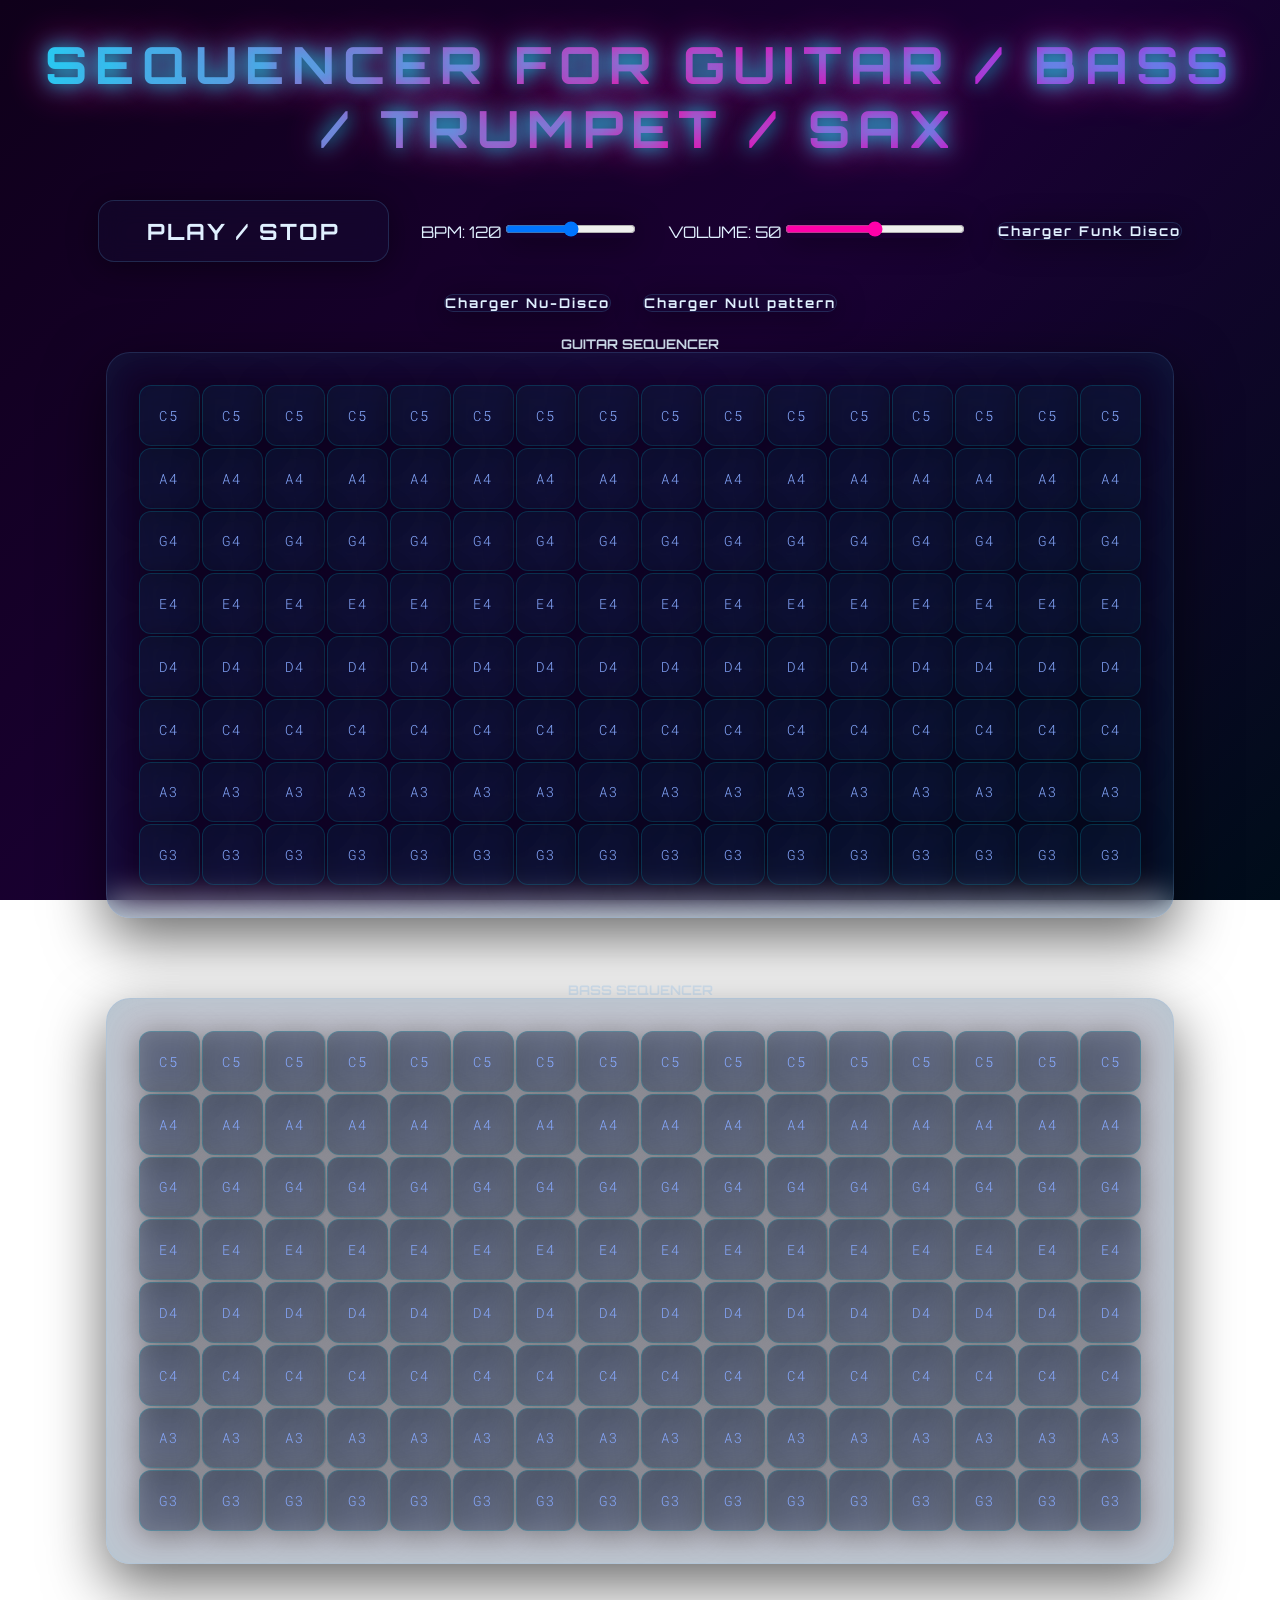
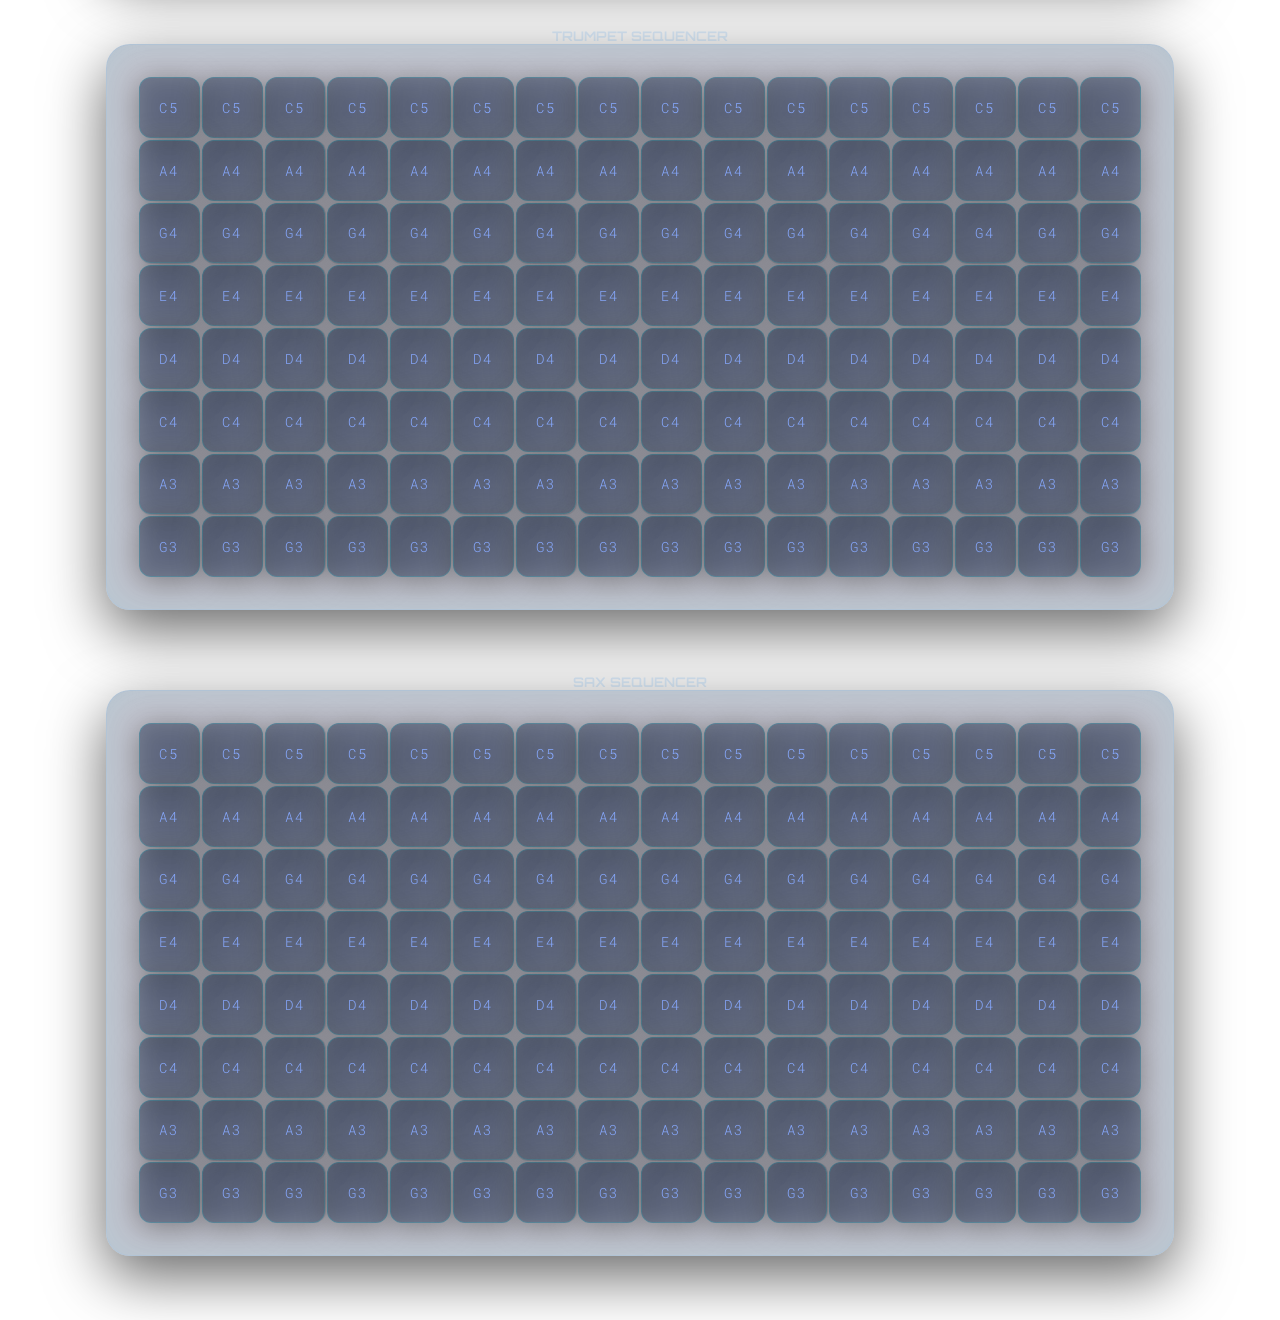
<file: sequencer-guitar-bass-trumpet-sax.html>
<!DOCTYPE html>
<html lang="fr">
<head>
  <meta charset="UTF-8">
  <meta name="viewport" content="width=device-width, initial-scale=1.0">
  <title>SEQUENCER FOR GUITAR / BASS / TRUMPET / SAX</title>
  <link rel="preconnect" href="https://fonts.googleapis.com">
  <link rel="preconnect" href="https://fonts.gstatic.com" crossorigin>
  <link href="https://fonts.googleapis.com/css2?family=Orbitron:wght@500;700;900&family=Roboto+Mono:wght@300;400&display=swap" rel="stylesheet">
  <style>
    :root {
      --bg: linear-gradient(135deg, #0f001a, #1a0033, #000d1a);
      --glass: rgba(20, 20, 60, 0.25);
      --glass-border: rgba(100, 200, 255, 0.18);
      --neon-cyan: #00f0ff;
      --neon-magenta: #ff00aa;
      --neon-purple: #a020f0;
      --text: #e0f0ff;
      --text-dim: #88aaff;
    }

    * { margin:0; padding:0; box-sizing:border-box; }
    body {
      min-height: 100vh;
      background: var(--bg);
      color: var(--text);
      font-family: 'Orbitron', sans-serif;
      overflow-x: hidden;
      background-attachment: fixed;
    }

    h1 {
      text-align: center;
      padding: 2rem 1rem 1rem;
      font-size: 3.2rem;
      letter-spacing: 8px;
      text-shadow: 0 0 20px var(--neon-cyan), 0 0 40px var(--neon-magenta);
      background: linear-gradient(90deg, var(--neon-cyan), var(--neon-magenta), var(--neon-purple));
      -webkit-background-clip: text;
      background-clip: text;
      color: transparent;
      animation: glow 4s ease-in-out infinite alternate;
    }

    @keyframes glow {
      from { text-shadow: 0 0 10px var(--neon-cyan), 0 0 20px var(--neon-magenta); }
      to   { text-shadow: 0 0 30px var(--neon-cyan), 0 0 60px var(--neon-magenta), 0 0 90px var(--neon-purple); }
    }

    .controls {
      display: flex;
      justify-content: center;
      align-items: center;
      gap: 2rem;
      padding: 1.5rem;
      flex-wrap: wrap;
    }

    button, select, input[type="range"] {
      background: var(--glass);
      border: 1px solid var(--glass-border);
      backdrop-filter: blur(12px);
      border-radius: 16px;
      color: var(--text);
      font-family: 'Orbitron', sans-serif;
      font-weight: 700;
      letter-spacing: 2px;
      cursor: pointer;
      transition: all 0.3s ease;
      box-shadow: 0 4px 30px rgba(0,0,0,0.4);
    }

    select {
      appearance: none;
      padding-right: 2.5rem;
      background-image: url("data:image/svg+xml,%3Csvg xmlns='http://www.w3.org/2000/svg' width='12' height='12' fill='%2300f0ff' viewBox='0 0 16 16'%3E%3Cpath d='M7.247 11.14 2.451 5.658C1.885 5.013 2.345 4 3.204 4h9.592a1 1 0 0 1 .753 1.659l-4.796 5.48a1 1 0 0 1-1.506 0z'/%3E%3C/svg%3E");
      background-repeat: no-repeat;
      background-position: right 1rem center;
      background-size: 12px;
    }

    button:hover, button.active, select:hover {
      box-shadow: 0 0 25px var(--neon-cyan), inset 0 0 15px rgba(0,240,255,0.2);
      border-color: var(--neon-cyan);
      transform: translateY(-3px);
    }

    button:active { transform: translateY(1px); }

    #play { font-size: 1.4rem; padding: 1rem 3rem; }
    #bpm { width: 180px; accent-color: var(--neon-magenta); }
    #volumeSeq { width: 180px; accent-color: var(--neon-magenta); }

    .grid-container {
      max-width: 1100px;
      margin: 0 auto 4rem;
      padding: 0 1rem;
    }

    .grid {
      display: grid;
      grid-template-columns: repeat(16, 1fr);
      gap: 2px;
      background: var(--glass);
      backdrop-filter: blur(16px);
      border: 1px solid var(--glass-border);
      border-radius: 24px;
      padding: 2rem;
      box-shadow: 0 20px 60px rgba(0,0,0,0.6), inset 0 0 40px rgba(0,240,255,0.08);
      position: relative;
    }

    button.stepSeq {
      aspect-ratio: 1;
      background: rgba(10, 30, 60, 0.4);
      border: 1px solid rgba(0,240,255,0.15);
      border-radius: 12px;
      color: var(--text-dim);
      font-family: 'Roboto Mono', monospace;
      font-size: 0.9rem;
      font-weight: 300;
      cursor: pointer;
      transition: all 0.25s ease;
      position: relative;
      overflow: hidden;
    }

    button.stepSeq:hover {
      background: rgba(0,240,255,0.12);
      border-color: var(--neon-cyan);
      box-shadow: 0 0 20px rgba(0,240,255,0.5);
    }

    button.stepSeq.active {
      background: linear-gradient(135deg, var(--neon-magenta), var(--neon-cyan));
      color: #000;
      box-shadow: 0 0 30px var(--neon-magenta), inset 0 0 15px rgba(255,255,255,0.4);
      transform: scale(1.08);
      animation: pulse 1.2s infinite alternate;
    }

    @keyframes pulse {
      from { box-shadow: 0 0 20px var(--neon-magenta); }
      to   { box-shadow: 0 0 45px var(--neon-magenta), 0 0 70px var(--neon-cyan); }
    }

    h5 {
      text-align: center;
    }
  </style>
</head>
<body>

  <h1>SEQUENCER FOR GUITAR / BASS / TRUMPET / SAX</h1>

  <div class="controls">
    <button id="play">PLAY / STOP</button>
    <div>
      <label>BPM: <span id="bpmVal">120</span></label>
      <input type="range" id="bpmSeq" min="60" max="180" value="120">
    </div>

    <div>
      <label>VOLUME: <span id="volumeVal">50</span></label>
      <input type="range" id="volumeSeq" min="0" max="100" value="50">
    </div>

    <button id="loadFunk">Charger Funk Disco</button>
    <button id="loadNuDisco">Charger Nu-Disco</button>
    <button id="loadNull">Charger Null pattern</button>
  </div>

  <h5> GUITAR SEQUENCER </h5>

  <div class="grid-container">
    <div class="grid" id="grid-guitar"></div>
  </div>

  <h5> BASS SEQUENCER </h5>

  <div class="grid-container">
    <div class="grid" id="grid-bass"></div>
  </div>

  <h5> TRUMPET SEQUENCER </h5>

  <div class="grid-container">
    <div class="grid" id="grid-trumpet"></div>
  </div>

  <h5> SAX SEQUENCER </h5>

  <div class="grid-container">
    <div class="grid" id="grid-sax"></div>
  </div>

  <script>
    const audioCtx = new (window.AudioContext || window.webkitAudioContext)();

    const rows = 8;
    const cols = 16;

    const instr = ['guitar','bass','trumpet','sax'];

    const pattern_guitar = Array(rows).fill().map(() => Array(cols).fill(false));
    const pattern_bass = Array(rows).fill().map(() => Array(cols).fill(false));
    const pattern_trumpet = Array(rows).fill().map(() => Array(cols).fill(false));
    const pattern_sax = Array(rows).fill().map(() => Array(cols).fill(false));

    // Exemples de patterns prêts à charger

    // 1. Funk / Disco basique
    const patternFunkGuitar = [
      [0,1,0,0,1,0,0,0,0,1,0,0,1,0,0,0],
      [0,0,0,1,0,0,1,0,0,0,1,0,0,0,1,0],
      [0,0,0,0,0,1,0,0,0,0,0,1,0,0,0,0],
      [0,0,0,0,0,0,0,1,0,0,0,0,0,1,0,0],
      [0,0,1,0,0,0,0,0,1,0,0,0,0,0,0,0],
      [0,0,0,0,0,0,0,0,0,0,0,0,0,0,0,0],
      [0,0,0,0,0,0,0,0,0,0,0,0,0,0,0,0],
      [0,0,0,0,0,0,0,0,0,0,0,0,0,0,0,0]
    ];

    const patternFunkBass = [
      [1,0,0,0,1,0,0,0,1,0,0,0,1,0,0,0],
      [0,0,0,0,0,0,0,0,0,0,0,0,0,0,0,0],
      [0,0,1,0,0,0,1,0,0,0,1,0,0,0,1,0],
      [0,0,0,0,0,0,0,0,0,0,0,0,0,0,0,0],
      [0,1,0,0,0,1,0,0,0,1,0,0,0,1,0,0],
      [0,0,0,0,0,0,0,0,0,0,0,0,0,0,0,0],
      [0,0,0,1,0,0,0,1,0,0,0,1,0,0,0,1],
      [0,0,0,0,0,0,0,0,0,0,0,0,0,0,0,0]
    ];

    const patternFunkTrumpet = [
      [0,0,0,1,0,0,0,1,0,0,0,1,0,0,0,1],
      [0,0,0,0,0,0,0,0,0,0,0,0,0,0,0,0],
      [0,0,0,0,0,0,0,0,0,0,0,0,0,0,0,0],
      [0,0,0,0,0,0,0,0,0,0,0,0,0,0,0,0],
      [0,0,0,0,0,0,0,0,0,0,0,0,0,0,0,0],
      [0,0,0,0,0,0,0,0,0,0,0,0,0,0,0,0],
      [0,0,0,0,0,0,0,0,0,0,0,0,0,0,0,0],
      [0,0,0,0,0,0,0,0,0,0,0,0,0,0,0,0]
    ];

    const patternFunkSax = [
      [0,0,1,0,0,1,0,0,1,0,0,1,0,0,1,0],
      [0,1,0,0,1,0,0,1,0,0,1,0,0,1,0,0],
      [1,0,0,0,0,0,0,0,0,0,0,0,0,0,0,0],
      [0,0,0,0,0,0,0,0,0,0,0,0,0,0,0,0],
      [0,0,0,0,0,0,0,0,0,0,0,0,0,0,0,0],
      [0,0,0,0,0,0,0,0,0,0,0,0,0,0,0,0],
      [0,0,0,0,0,0,0,0,0,0,0,0,0,0,0,0],
      [0,0,0,0,0,0,0,0,0,0,0,0,0,0,0,0]
    ];

    // 2. Nu-disco / French touch
    const patternNuDiscoGuitar = [
      [1,0,1,0,1,0,1,0,1,0,1,0,1,0,1,0],
      [0,1,0,1,0,1,0,1,0,1,0,1,0,1,0,1],
      [0,0,0,0,0,0,0,0,0,0,0,0,0,0,0,0],
      [0,0,0,0,0,0,0,0,0,0,0,0,0,0,0,0],
      [0,0,0,0,0,0,0,0,0,0,0,0,0,0,0,0],
      [0,0,0,0,0,0,0,0,0,0,0,0,0,0,0,0],
      [0,0,0,0,0,0,0,0,0,0,0,0,0,0,0,0],
      [0,0,0,0,0,0,0,0,0,0,0,0,0,0,0,0]
    ];

    const patternNuDiscoBass = [
      [1,0,0,0,1,0,0,0,1,0,0,0,1,0,0,0],
      [0,0,0,0,0,0,0,0,0,0,0,0,0,0,0,0],
      [0,0,1,0,0,0,1,0,0,0,1,0,0,0,1,0],
      [0,0,0,0,0,0,0,0,0,0,0,0,0,0,0,0],
      [1,0,0,0,1,0,0,0,1,0,0,0,1,0,0,0],
      [0,0,0,0,0,0,0,0,0,0,0,0,0,0,0,0],
      [0,1,0,1,0,1,0,1,0,1,0,1,0,1,0,1],
      [0,0,0,0,0,0,0,0,0,0,0,0,0,0,0,0]
    ];

    const patternNuDiscoTrumpet = [
      [0,0,0,0,1,0,0,1,0,0,0,1,0,0,1,0],
      [0,0,0,0,0,0,0,0,0,0,0,0,0,0,0,0],
      [0,0,1,0,0,0,1,0,0,1,0,0,1,0,0,0],
      [0,0,0,0,0,0,0,0,0,0,0,0,0,0,0,0],
      [0,0,0,0,0,0,0,0,0,0,0,0,0,0,0,0],
      [0,0,0,0,0,0,0,0,0,0,0,0,0,0,0,0],
      [0,0,0,0,0,0,0,0,0,0,0,0,0,0,0,0],
      [0,0,0,0,0,0,0,0,0,0,0,0,0,0,0,0]
    ];

    const patternNuDiscoSax = [
      [1,0,0,1,0,0,1,0,0,1,0,0,1,0,0,1],
      [0,1,0,0,1,0,0,1,0,0,1,0,0,1,0,0],
      [0,0,1,0,0,1,0,0,1,0,0,1,0,0,1,0],
      [0,0,0,0,0,0,0,0,0,0,0,0,0,0,0,0],
      [0,0,0,0,0,0,0,0,0,0,0,0,0,0,0,0],
      [0,0,0,0,0,0,0,0,0,0,0,0,0,0,0,0],
      [0,0,0,0,0,0,0,0,0,0,0,0,0,0,0,0],
      [0,0,0,0,0,0,0,0,0,0,0,0,0,0,0,0]
    ];

    // PATTERNS NULL
    const patternNullGuitar = [
      [0,0,0,0,0,0,0,0,0,0,0,0,0,0,0,0],
      [0,0,0,0,0,0,0,0,0,0,0,0,0,0,0,0],
      [0,0,0,0,0,0,0,0,0,0,0,0,0,0,0,0],
      [0,0,0,0,0,0,0,0,0,0,0,0,0,0,0,0],
      [0,0,0,0,0,0,0,0,0,0,0,0,0,0,0,0],
      [0,0,0,0,0,0,0,0,0,0,0,0,0,0,0,0],
      [0,0,0,0,0,0,0,0,0,0,0,0,0,0,0,0],
      [0,0,0,0,0,0,0,0,0,0,0,0,0,0,0,0]
    ];

    const patternNullBass = [
      [0,0,0,0,0,0,0,0,0,0,0,0,0,0,0,0],
      [0,0,0,0,0,0,0,0,0,0,0,0,0,0,0,0],
      [0,0,0,0,0,0,0,0,0,0,0,0,0,0,0,0],
      [0,0,0,0,0,0,0,0,0,0,0,0,0,0,0,0],
      [0,0,0,0,0,0,0,0,0,0,0,0,0,0,0,0],
      [0,0,0,0,0,0,0,0,0,0,0,0,0,0,0,0],
      [0,0,0,0,0,0,0,0,0,0,0,0,0,0,0,0],
      [0,0,0,0,0,0,0,0,0,0,0,0,0,0,0,0]
    ];

    const patternNullTrumpet = [
      [0,0,0,0,0,0,0,0,0,0,0,0,0,0,0,0],
      [0,0,0,0,0,0,0,0,0,0,0,0,0,0,0,0],
      [0,0,0,0,0,0,0,0,0,0,0,0,0,0,0,0],
      [0,0,0,0,0,0,0,0,0,0,0,0,0,0,0,0],
      [0,0,0,0,0,0,0,0,0,0,0,0,0,0,0,0],
      [0,0,0,0,0,0,0,0,0,0,0,0,0,0,0,0],
      [0,0,0,0,0,0,0,0,0,0,0,0,0,0,0,0],
      [0,0,0,0,0,0,0,0,0,0,0,0,0,0,0,0]
    ];

    const patternNullSax = [
      [0,0,0,0,0,0,0,0,0,0,0,0,0,0,0,0],
      [0,0,0,0,0,0,0,0,0,0,0,0,0,0,0,0],
      [0,0,0,0,0,0,0,0,0,0,0,0,0,0,0,0],
      [0,0,0,0,0,0,0,0,0,0,0,0,0,0,0,0],
      [0,0,0,0,0,0,0,0,0,0,0,0,0,0,0,0],
      [0,0,0,0,0,0,0,0,0,0,0,0,0,0,0,0],
      [0,0,0,0,0,0,0,0,0,0,0,0,0,0,0,0],
      [0,0,0,0,0,0,0,0,0,0,0,0,0,0,0,0]
    ];

    const notes = ['C5','A4','G4','E4','D4','C4','A3','G3'];
    const noteFreqs = notes.map(note => {
      const match = note.match(/([A-G]#?)([0-9])/);
      const letter = match[1];
      const octave = parseInt(match[2]);
      const semitone = {C:0, 'C#':1, D:2, 'D#':3, E:4, F:5, 'F#':6, G:7, 'G#':8, A:9, 'A#':10, B:11}[letter];
      return 440 * Math.pow(2, (semitone - 9 + 12 * (octave - 4)) / 12);
    });

    // Création grille
    for (let intr_num = 0; intr_num < instr.length; intr_num++) {
      let grid = document.getElementById('grid-'+instr[intr_num]);
      for (let row = 0; row < rows; row++) {
        for (let col = 0; col < cols; col++) {
          const btn = document.createElement('button');
          btn.className = 'stepSeq col'+col;
          btn.dataset.row = row;
          btn.dataset.col = col;
          btn.dataset.instr_type = instr[intr_num];
          btn.textContent = notes[row];
          btn.addEventListener('click', () => {
            if(instr[intr_num] == 'guitar') {
              pattern_guitar[row][col] = !pattern_guitar[row][col];
              btn.classList.toggle('active', pattern_guitar[row][col]);
            }
            if(instr[intr_num] == 'bass') {
              pattern_bass[row][col] = !pattern_bass[row][col];
              btn.classList.toggle('active', pattern_bass[row][col]);
            }
            if(instr[intr_num] == 'trumpet') {
              pattern_trumpet[row][col] = !pattern_trumpet[row][col];
              btn.classList.toggle('active', pattern_trumpet[row][col]);
            }
            if(instr[intr_num] == 'sax') {
              pattern_sax[row][col] = !pattern_sax[row][col];
              btn.classList.toggle('active', pattern_sax[row][col]);
            }
          });
          grid.appendChild(btn);
        }
      }
    }

    // Scheduling
    let nextStepTime = 0;
    let currentStepSeq = 0;
    let tempoSeq = 120;
    let volumeSeq = 50;
    let lookahead = 0.1;
    let scheduleAheadTime = 0.2;
    let isPlayingSeq = false;
    let timerID;

    function nextNote() {
      const secondsPerBeat = 60 / tempoSeq;
      const secondsPerStep = secondsPerBeat / 2; // 8n
      nextStepTime += secondsPerStep;
      currentStepSeq = (currentStepSeq + 1) % cols;
    }

    function playSynthNote(freq, startTime, duration, type) {
      let osc1, osc2, gainEnv, filter, distortion;

      const masterGain = audioCtx.createGain();
      masterGain.gain.setValueAtTime(volumeSeq/100, startTime);

      switch (type) {
        case 'guitar':
          osc1 = audioCtx.createOscillator(); osc1.type = 'sawtooth'; osc1.frequency.value = freq;
          osc2 = audioCtx.createOscillator(); osc2.type = 'square'; osc2.frequency.value = freq * 0.99; // léger detune
          gainEnv = audioCtx.createGain();
          gainEnv.gain.setValueAtTime(volumeSeq/100, startTime);
          gainEnv.gain.linearRampToValueAtTime(0.8, startTime + 0.005); // fast attack
          gainEnv.gain.exponentialRampToValueAtTime(0.01, startTime + duration);

          filter = audioCtx.createBiquadFilter();
          filter.type = 'bandpass';
          filter.frequency.value = freq * 3;
          filter.Q.value = 2;

          distortion = audioCtx.createWaveShaper();
          distortion.curve = new Float32Array(65536).map((_, i) => {
            const x = (i - 32768) / 32768;
            return Math.tanh(x * 3); // soft clip
          });

          osc1.connect(distortion);
          osc2.connect(distortion);
          distortion.connect(filter);
          filter.connect(gainEnv);
          gainEnv.connect(masterGain);
          break;

        case 'bass':
          osc1 = audioCtx.createOscillator(); osc1.type = 'sawtooth'; osc1.frequency.value = freq;
          osc2 = audioCtx.createOscillator(); osc2.type = 'square'; osc2.frequency.value = freq;
          gainEnv = audioCtx.createGain();
          gainEnv.gain.setValueAtTime(volumeSeq/100, startTime);
          gainEnv.gain.linearRampToValueAtTime(1.0, startTime + 0.01);
          gainEnv.gain.exponentialRampToValueAtTime(0.001, startTime + duration * 0.6);

          filter = audioCtx.createBiquadFilter();
          filter.type = 'lowpass';
          filter.frequency.value = freq * 4;
          filter.Q.value = 1;

          osc1.connect(filter);
          osc2.connect(filter);
          filter.connect(gainEnv);
          gainEnv.connect(masterGain);
          break;

        case 'trumpet':
          osc1 = audioCtx.createOscillator(); osc1.type = 'sawtooth'; osc1.frequency.value = freq;
          gainEnv = audioCtx.createGain();
          gainEnv.gain.setValueAtTime(volumeSeq/100, startTime);
          gainEnv.gain.linearRampToValueAtTime(0.9, startTime + 0.03);
          gainEnv.gain.linearRampToValueAtTime(0.6, startTime + 0.15);
          gainEnv.gain.exponentialRampToValueAtTime(0.01, startTime + duration);

          filter = audioCtx.createBiquadFilter();
          filter.type = 'peaking';
          filter.frequency.value = freq * 2.5;
          filter.gain.value = 8;
          filter.Q.value = 3;

          const vibrato = audioCtx.createOscillator();
          vibrato.type = 'sine';
          vibrato.frequency.value = 5;
          const vibratoGain = audioCtx.createGain();
          vibratoGain.gain.value = 8;
          vibrato.connect(vibratoGain);
          vibratoGain.connect(osc1.frequency);
          vibrato.start(startTime);

          osc1.connect(filter);
          filter.connect(gainEnv);
          gainEnv.connect(masterGain);
          break;

        case 'sax':
          osc1 = audioCtx.createOscillator(); osc1.type = 'triangle'; osc1.frequency.value = freq;
          osc2 = audioCtx.createOscillator(); osc2.type = 'sawtooth'; osc2.frequency.value = freq; osc2.detune.value = -20;
          gainEnv = audioCtx.createGain();
          gainEnv.gain.setValueAtTime(volumeSeq/100, startTime);
          gainEnv.gain.linearRampToValueAtTime(0.7, startTime + 0.08);
          gainEnv.gain.linearRampToValueAtTime(0.4, startTime + 0.3);
          gainEnv.gain.exponentialRampToValueAtTime(0.001, startTime + duration);

          filter = audioCtx.createBiquadFilter();
          filter.type = 'bandpass';
          filter.frequency.value = freq * 1.8;
          filter.Q.value = 4;

          // Breath noise
          const noise = audioCtx.createBufferSource();
          const noiseBuffer = audioCtx.createBuffer(1, audioCtx.sampleRate * 2, audioCtx.sampleRate);
          const data = noiseBuffer.getChannelData(0);
          for (let i = 0; i < data.length; i++) data[i] = Math.random() * 2 - 1;
          noise.buffer = noiseBuffer;
          const noiseGain = audioCtx.createGain();
          noiseGain.gain.value = 0.08;
          noise.connect(noiseGain);
          noiseGain.connect(filter);

          osc1.connect(filter);
          osc2.connect(filter);
          filter.connect(gainEnv);
          gainEnv.connect(masterGain);
          noise.start(startTime);
          noise.stop(startTime + duration);
          break;
      }

      masterGain.connect(audioCtx.destination);

      if (osc1) osc1.start(startTime);
      if (osc2) osc2.start(startTime);
      if (osc1) osc1.stop(startTime + duration + 0.1);
      if (osc2) osc2.stop(startTime + duration + 0.1);
    }

    function schedulerSeq() {
      while (nextStepTime < audioCtx.currentTime + scheduleAheadTime) {

        for(let col = 0; col < cols; col++) {
          // On annule l'effet sur les autres
          document.querySelectorAll('.stepSeq').forEach(element => {
            element.style.opacity = "1.0";
          });
          // On appliquer un effet sur la colonne currentStepSeq
          document.querySelectorAll('.stepSeq.col'+currentStepSeq).forEach(element => {
            element.style.opacity = "0.5";
          });
        }

        for (let row = 0; row < rows; row++) {
          if (pattern_guitar[row][currentStepSeq]) {
            playSynthNote(noteFreqs[row], nextStepTime, 0.45, 'guitar'); // durée ~8n à 120bpm
          }
          if (pattern_bass[row][currentStepSeq]) {
            playSynthNote(noteFreqs[row], nextStepTime, 0.45, 'bass'); // durée ~8n à 120bpm
          }
          if (pattern_trumpet[row][currentStepSeq]) {
            playSynthNote(noteFreqs[row], nextStepTime, 0.45, 'trumpet'); // durée ~8n à 120bpm
          }
          if (pattern_sax[row][currentStepSeq]) {
            playSynthNote(noteFreqs[row], nextStepTime, 0.45, 'sax'); // durée ~8n à 120bpm
          }
        }
        nextNote();
      }
      timerID = setTimeout(schedulerSeq, lookahead * 1000);
    }

    function startSeq() {
      if (audioCtx.state === 'suspended') {
        audioCtx.resume().then(() => {
          console.log('AudioContext resumed');
          isPlayingSeq = true;
          currentStepSeq = 0;
          nextStepTime = audioCtx.currentTime + 0.05;
          schedulerSeq();
        }).catch(err => console.error('Resume failed:', err));
      } else {
        isPlayingSeq = true;
        currentStepSeq = 0;
        nextStepTime = audioCtx.currentTime + 0.05;
        schedulerSeq();
      }
    }
    function stopSeq() {
      isPlayingSeq = false;
      clearTimeout(timerID);
    }

    // Contrôles
    document.getElementById('play').onclick = () => {
      if (isPlayingSeq) {
        stopSeq();
        document.getElementById('play').textContent = 'PLAY';
      } else {
        startSeq();
        document.getElementById('play').textContent = 'STOP';
      }
    };

    document.getElementById('bpmSeq').oninput = (e) => {
      tempoSeq = +e.target.value;
      document.getElementById('bpmVal').textContent = tempoSeq;
    };

    document.getElementById('volumeSeq').oninput = (e) => {
      volumeSeq = +e.target.value;
      document.getElementById('volumeVal').textContent = volumeSeq;
    };

    document.getElementById('loadFunk').onclick = () => {
      loadPattern(patternFunkGuitar, pattern_guitar, 'guitar');
      loadPattern(patternFunkBass, pattern_bass, 'bass');
      loadPattern(patternFunkTrumpet, pattern_trumpet, 'trumpet');
      loadPattern(patternFunkSax, pattern_sax, 'sax');
      updateGridVisuals();  // à créer (voir ci-dessous)
    };

    document.getElementById('loadNuDisco').onclick = () => {
      loadPattern(patternNuDiscoGuitar, pattern_guitar, 'guitar');
      loadPattern(patternNuDiscoBass, pattern_bass, 'bass');
      loadPattern(patternNuDiscoTrumpet, pattern_trumpet, 'trumpet');
      loadPattern(patternNuDiscoSax, pattern_sax, 'sax');
      updateGridVisuals();
    };

    document.getElementById('loadNull').onclick = () => {
      loadPattern(patternNullGuitar, pattern_guitar, 'guitar');
      loadPattern(patternNullBass, pattern_bass, 'bass');
      loadPattern(patternNullTrumpet, pattern_trumpet, 'trumpet');
      loadPattern(patternNullSax, pattern_sax, 'sax');
      updateGridVisuals();
    };

    // Fonction helper pour charger un pattern et mettre à jour les boutons
    function loadPattern(sourcePattern, targetPattern, instrType) {
      for (let row = 0; row < rows; row++) {
        for (let col = 0; col < cols; col++) {
          targetPattern[row][col] = !!sourcePattern[row][col];
        }
      }
    }

    // Fonction pour rafraîchir visuellement les boutons (optionnel mais recommandé)
    function updateGridVisuals() {
      document.querySelectorAll('.stepSeq').forEach(btn => {
        const row = parseInt(btn.dataset.row);
        const col = parseInt(btn.dataset.col);
        const instr = btn.dataset.instr_type;
        
        let active = false;
        if (instr === 'guitar') active = pattern_guitar[row][col];
        if (instr === 'bass')   active = pattern_bass[row][col];
        if (instr === 'trumpet') active = pattern_trumpet[row][col];
        if (instr === 'sax')    active = pattern_sax[row][col];
        
        btn.classList.toggle('active', active);
      });
    }
  </script>
</body>
</html>
</file>
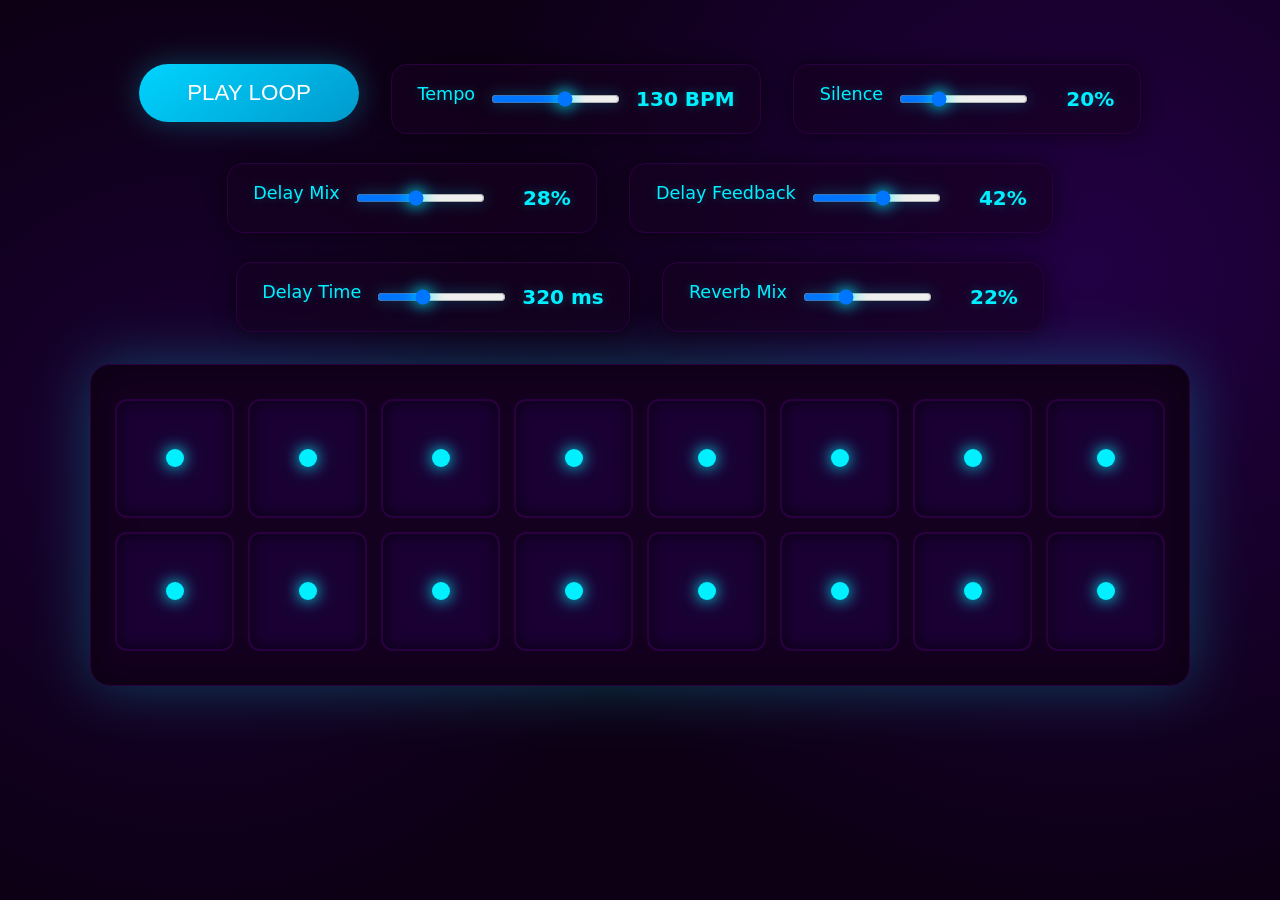
<file: theremin.html>
<!DOCTYPE html>
<html lang="fr">
<head>
  <meta charset="UTF-8" />
  <meta name="viewport" content="width=device-width, initial-scale=1.0"/>
  <title>Neon Theremin — 16 Steps + Delay & Reverb</title>
  <style>
    :root {
      --bg: #0d0015;
      --panel: #14001f;
      --accent: #00f0ff;
      --accent-glow: #00f0ff44;
      --accent-dark: #0099aa;
      --text: #e0f7ff;
      --grid: #2a0040;
      --flash: #ff00ee;
      --mute-off: #444455;
    }

    * { margin:0; padding:0; box-sizing:border-box; }

    body {
      background: var(--bg);
      color: var(--text);
      font-family: 'Segoe UI', system-ui, sans-serif;
      min-height: 100vh;
      padding: 2rem;
      background-image: 
        radial-gradient(circle at 15% 50%, #1a0033 0%, transparent 40%),
        radial-gradient(circle at 85% 30%, #220044 0%, transparent 50%);
    }

    header { text-align:center; margin-bottom:2rem; }
    h1 {
      font-size: 3.2rem;
      background: linear-gradient(90deg, #00f0ff, #ff00aa, #00f0ff);
      -webkit-background-clip: text;
      background-clip: text;
      color: transparent;
      text-shadow: 0 0 20px #00f0ff66;
    }

    .controlsTheremin {
      display: flex;
      flex-wrap: wrap;
      justify-content: center;
      align-items: flex-start;
      gap: 1.8rem 2rem;
      margin: 2rem 0;
    }

    #play {
      padding: 1rem 3rem;
      font-size: 1.4rem;
      background: linear-gradient(145deg, #00d4ff, #0099cc);
      color: white;
      border: none;
      border-radius: 50px;
      cursor: pointer;
      box-shadow: 0 0 30px var(--accent-glow);
      transition: all 0.3s ease;
    }

    #play:hover { transform: translateY(-3px) scale(1.05); box-shadow: 0 0 50px var(--accent-glow); }
    #play.active {
      background: linear-gradient(145deg, #ff3366, #cc0033);
      box-shadow: 0 0 40px #ff336688;
    }

    .slider-group, .mute-group {
      background: rgba(20,0,31,0.6);
      padding: 1.2rem 1.6rem;
      border-radius: 16px;
      border: 1px solid var(--grid);
      box-shadow: 0 0 20px #0008;
    }

    .slider-group {
      display: flex;
      align-items: center;
      gap: 1rem;
      min-width: 320px;
    }

    .mute-group {
      width: 100%;
      max-width: 720px;
      display: none;
    }

    .mute-group h3, .slider-group label {
      margin-bottom: 0.6rem;
      font-size: 1.1rem;
      color: var(--accent);
      text-shadow: 0 0 8px var(--accent-glow);
    }

    input[type="range"] {
      flex: 1;
      height: 8px;
      background: linear-gradient(to right, var(--accent-dark) 0%, var(--accent) 100%);
      border-radius: 5px;
      outline: none;
      box-shadow: 0 0 15px var(--accent-glow);
    }

    input[type="range"]::-webkit-slider-thumb {
      -webkit-appearance: none;
      width: 22px;
      height: 22px;
      background: var(--accent);
      border-radius: 50%;
      cursor: pointer;
      box-shadow: 0 0 15px var(--accent), 0 0 30px var(--accent-glow);
    }

    .value {
      font-size: 1.25rem;
      font-weight: bold;
      min-width: 70px;
      text-align: right;
      color: var(--accent);
      text-shadow: 0 0 10px var(--accent-glow);
    }

    .sequencerTheremin {
      display: grid;
      grid-template-columns: repeat(8, 1fr);
      gap: 14px;
      max-width: 1100px;
      margin: 0 auto;
      padding: 1.5rem;
      background: var(--panel);
      border-radius: 20px;
      box-shadow: inset 0 0 40px #00000080, 0 0 60px var(--accent-glow);
      border: 1px solid #2a0040;
    }

    .step {
      aspect-ratio: 1;
      background: #1a0033;
      border: 2px solid var(--grid);
      border-radius: 12px;
      position: relative;
      /*overflow: hidden;*/
      cursor: crosshair;
      transition: all 0.18s ease;
      box-shadow: inset 0 0 15px #000000aa;
    }

    .step:hover {
      border-color: var(--accent);
      box-shadow: 0 0 25px var(--accent-glow), inset 0 0 20px var(--accent-glow);
      transform: scale(1.04);
    }

    .marker {
      position: absolute;
      width: 18px;
      height: 18px;
      background: var(--accent);
      border-radius: 50%;
      transform: translate(-50%, -50%);
      box-shadow: 0 0 15px var(--accent), 0 0 30px var(--accent-glow);
      pointer-events: none;
      transition: all 0.12s ease-out;
    }

    .playing {
      animation: flash 0.8s ease-out;
      border-color: var(--flash) !important;
      box-shadow: 
        0 0 30px var(--flash),
        0 0 60px var(--flash)aa,
        inset 0 0 30px var(--flash)66 !important;
    }

    @keyframes flash {
      0%   { box-shadow: 0 0 40px var(--flash), 0 0 80px var(--flash)cc; transform: scale(1.08); }
      40%  { box-shadow: 0 0 60px var(--flash), 0 0 120px var(--flash)ff; transform: scale(1.12); }
      100% { box-shadow: 0 0 20px var(--flash)88, 0 0 40px var(--flash)44; transform: scale(1); }
    }

    #muteGrid, #muteGrid2 {
      display: flex;
      align-items: center;
      align-content: space-around;
      justify-content: space-around;
      justify-items: center;
      flex-direction: row;
      flex-wrap: nowrap;
    }

    .checkbox {
      width: 100%;
      background-color: transparent;
      height: 10px;
      position: relative;
      z-index: 999999;
      cursor: pointer;
    }

  </style>
</head>
<body>

  <div class="controlsTheremin">

    <button id="play">PLAY LOOP</button>

    <div class="slider-group">
      <label>Tempo</label>
      <input type="range" id="tempo" min="60" max="180" value="130" step="1">
      <span class="value" id="bpmThereminDisplay">130 BPM</span>
    </div>

    <div class="slider-group">
      <label>Silence</label>
      <input type="range" id="silence" min="0" max="70" value="20" step="5">
      <span class="value" id="silenceDisplay">20%</span>
    </div>

    <div class="slider-group">
      <label>Delay Mix</label>
      <input type="range" id="delayMix" min="0" max="60" value="28" step="2">
      <span class="value" id="delayMixVal">28%</span>
    </div>

    <div class="slider-group">
      <label>Delay Feedback</label>
      <input type="range" id="delayFeedback" min="0" max="75" value="42" step="3">
      <span class="value" id="delayFbVal">42%</span>
    </div>

    <div class="slider-group">
      <label>Delay Time</label>
      <input type="range" id="delayTime" min="80" max="800" value="320" step="20">
      <span class="value" id="delayTimeVal">320 ms</span>
    </div>

    <!-- NOUVEAU : REVERB -->
    <div class="slider-group">
      <label>Reverb Mix</label>
      <input type="range" id="reverbMix" min="0" max="70" value="22" step="2">
      <span class="value" id="reverbMixVal">22%</span>
    </div>

    <div class="mute-group">
      <h3>Mute steps</h3>
      <div class="mute-grid" id="muteGrid"></div><div class="mute-grid" id="muteGrid2"></div>
    </div>

  </div>

  <div class="sequencerTheremin" id="sequencer"></div>

  <script>
    const audioCtx = new (window.AudioContext || window.webkitAudioContext)();

    // ────────────────────────────────────────────────
    //  NŒUDS AUDIO + EFFETS
    // ────────────────────────────────────────────────
    let osc, sourceGain, delayNode, feedbackGain, delayFilter, delayWetGain,
        reverbNode, reverbWetGain;

    function initAudioGraph() {
      sourceGain = audioCtx.createGain();
      sourceGain.gain.value = 0.72; // headroom

      // Delay (comme avant)
      delayNode = audioCtx.createDelay(1.2);
      delayNode.delayTime.value = 0.32;

      feedbackGain = audioCtx.createGain();
      feedbackGain.gain.value = 0.42;

      delayFilter = audioCtx.createBiquadFilter();
      delayFilter.type = "lowpass";
      delayFilter.frequency.value = 4200;
      delayFilter.Q.value = 0.707;

      delayWetGain = audioCtx.createGain();
      delayWetGain.gain.value = 0.28;

      // Reverb (convolver + mix)
      reverbNode = audioCtx.createConvolver();
      reverbWetGain = audioCtx.createGain();
      reverbWetGain.gain.value = 0.22;

      generateHallImpulse(); // crée l'impulsion de réverb

      // Connexions
      sourceGain.connect(audioCtx.destination);           // dry

      // Delay send → return
      sourceGain.connect(delayNode);
      delayNode.connect(delayFilter);
      delayFilter.connect(feedbackGain);
      feedbackGain.connect(delayNode);
      delayNode.connect(delayWetGain);
      delayWetGain.connect(audioCtx.destination);

      // Reverb send → return
      sourceGain.connect(reverbNode);
      reverbNode.connect(reverbWetGain);
      reverbWetGain.connect(audioCtx.destination);
    }

    // Génère une impulse response hall simple (procédurale)
    function generateHallImpulse() {
      const sampleRate = audioCtx.sampleRate;
      const length = sampleRate * 2.8; // ~2.8 secondes
      const impulse = audioCtx.createBuffer(2, length, sampleRate);

      const left = impulse.getChannelData(0);
      const right = impulse.getChannelData(1);

      for (let i = 0; i < length; i++) {
        const t = i / sampleRate;
        const decay = Math.exp(-t * 1.8) * (1 - t / 2.8);
        const noise = Math.random() * 2 - 1;
        left[i]  = noise * decay * (0.6 + Math.sin(t * 12) * 0.2);
        right[i] = noise * decay * (0.6 + Math.cos(t * 15) * 0.2);
      }

      reverbNode.buffer = impulse;
    }

    initAudioGraph();

    // ────────────────────────────────────────────────
    //  UI + variables (le reste reste identique)
    // ────────────────────────────────────────────────
    const sequencer = document.getElementById('sequencer');
    const muteGrid = document.getElementById('muteGrid');
    const muteGrid2 = document.getElementById('muteGrid2');
    const playBtn = document.getElementById('play');

    const STEPS = 16;
    const MIN_FREQ = 80;
    const MAX_FREQ = 1200;

    let bpmTheremin = 130;
    let silencePercent = 20;
    let stepDurationMs = 60000 / bpmTheremin / 4;

    const stepsData = Array(STEPS).fill().map((_, i) => ({
      freq: 440,
      vol: 0.7,
      marker: null,
      enabled: true
    }));

    let currentStepTheremin = 0;
    let isPlayingTheremin = false;
    let interval = null;

    // Mute checkboxes
    for (let i = 0; i < STEPS; i++) {
      const div = document.createElement('div');
      div.className = 'mute-item';
      const cb = document.createElement('input');
      cb.type = 'checkbox';
      cb.checked = true;
      cb.addEventListener('change', () => stepsData[i].enabled = cb.checked);
      const label = document.createElement('label');
      label.textContent = i+1;
      div.append(cb, label);
      cb.id = "checkbox"+i;
      if(i>7) {
        muteGrid2.appendChild(div);
      }else{
        muteGrid.appendChild(div);
      }
    }

    // Contrôles sliders
    document.getElementById('tempo').addEventListener('input', e => {
      bpmTheremin = +e.target.value;
      document.getElementById('bpmThereminDisplay').textContent = `${bpmTheremin} BPM`;
      stepDurationMs = 60000 / bpmTheremin / 4;
      if (isPlayingTheremin) restartInterval();
    });

    document.getElementById('silence').addEventListener('input', e => {
      silencePercent = +e.target.value;
      document.getElementById('silenceDisplay').textContent = `${silencePercent}%`;
    });

    document.getElementById('delayMix').addEventListener('input', e => {
      const v = e.target.value / 100;
      delayWetGain.gain.setValueAtTime(v, audioCtx.currentTime);
      document.getElementById('delayMixVal').textContent = `${e.target.value}%`;
    });

    document.getElementById('delayFeedback').addEventListener('input', e => {
      const v = e.target.value / 100;
      feedbackGain.gain.setValueAtTime(v, audioCtx.currentTime);
      document.getElementById('delayFbVal').textContent = `${e.target.value}%`;
    });

    document.getElementById('delayTime').addEventListener('input', e => {
      const ms = +e.target.value;
      delayNode.delayTime.linearRampToValueAtTime(ms / 1000, audioCtx.currentTime + 0.03);
      document.getElementById('delayTimeVal').textContent = `${ms} ms`;
    });

    // Reverb mix
    document.getElementById('reverbMix').addEventListener('input', e => {
      const v = e.target.value / 100;
      reverbWetGain.gain.setValueAtTime(v, audioCtx.currentTime);
      document.getElementById('reverbMixVal').textContent = `${e.target.value}%`;
    });

    // Création steps UI (inchangée)
    for (let i = 0; i < STEPS; i++) {
      const step = document.createElement('div');
      step.className = 'step';
      step.dataset.index = i;

      const marker = document.createElement('div');
      marker.className = 'marker';
      step.appendChild(marker);

      const midX = 50, midY = 50;
      marker.style.left = midX + '%';
      marker.style.top  = midY + '%';

      stepsData[i].marker = marker;
      stepsData[i].freq = MIN_FREQ + (midX/100) * (MAX_FREQ - MIN_FREQ);
      stepsData[i].vol  = 1 - (midY/100);

      step.append

      const checkbox = document.createElement('div');
      const ctn = document.createElement('div');
      checkbox.id = "checkbtn"+i;
      checkbox.className = "checkbox";
      ctn.appendChild(checkbox);
      ctn.appendChild(step);
      if(i > 7 ) {
        ctn.appendChild(step);
        ctn.appendChild(checkbox);
        checkbox.style.top = '20px';    
      } else {
        ctn.appendChild(checkbox);
        ctn.appendChild(step);
        checkbox.style.top = '-20px';
      }
        
      ctn.addEventListener('mouseover', () => {
        checkElement = document.getElementById("checkbox"+i);
        if (checkElement.checked){
            checkbox.style.backgroundColor = 'blue'
        }
      });
      
      ctn.addEventListener('mouseout', () => {
        checkElement = document.getElementById("checkbox"+i);
        if (checkElement.checked){
            checkbox.style.backgroundColor = 'transparent'
        }
      });

      checkbox.addEventListener('click', () => {
        checkElement = document.getElementById("checkbox"+i);
        if (checkElement.checked){
          checkbox.style.backgroundColor = 'red';
          checkElement.checked = false;
          checkbox.parentElement.style.opacity = "0.1";
        } else {
          checkbox.style.backgroundColor = 'blue';
          checkElement.checked = true;
          checkbox.parentElement.style.opacity = "1.0";
        }
        stepsData[i].enabled = checkElement.checked;
      });


      sequencer.appendChild(ctn);

      let isDraggingTheremin = false;

      const update = (clientX, clientY, rect) => {
        const x = Math.max(0, Math.min(rect.width, clientX - rect.left));
        const y = Math.max(0, Math.min(rect.height, clientY - rect.top));
        stepsData[i].freq = MIN_FREQ + (x / rect.width) * (MAX_FREQ - MIN_FREQ);
        stepsData[i].vol  = Math.max(0.05, 1 - (y / rect.height));
        marker.style.left = x + 'px';
        marker.style.top  = y + 'px';
      };

      const start = (e, touch=false) => {
        isDraggingTheremin = true;
        const rect = step.getBoundingClientRect();
        const cx = touch ? e.touches[0].clientX : e.clientX;
        const cy = touch ? e.touches[0].clientY : e.clientY;
        update(cx, cy, rect);
      };

      step.addEventListener('mousedown', e => start(e));
      step.addEventListener('touchstart', e => { e.preventDefault(); start(e, true); }, {passive:false});

      const move = (e, touch=false) => {
        if (!isDraggingTheremin) return;
        const rect = step.getBoundingClientRect();
        const cx = touch ? e.touches[0].clientX : e.clientX;
        const cy = touch ? e.touches[0].clientY : e.clientY;
        update(cx, cy, rect);
      };

      document.addEventListener('mousemove', e => move(e));
      document.addEventListener('touchmove', e => move(e, true), {passive:false});

      document.addEventListener('mouseup', () => isDraggingTheremin = false);
      document.addEventListener('touchend', () => isDraggingTheremin = false);
    }

    function startOsc() {
      if (osc) osc.stop();
      osc = audioCtx.createOscillator();
      osc.type = 'sine';
      osc.connect(sourceGain);
      osc.start();
    }

    function playNextStep() {
      const now = audioCtx.currentTime;
      const step = stepsData[currentStepTheremin];

      document.querySelectorAll('.playing').forEach(el => el.classList.remove('playing'));
      const currentEl = document.querySelector(`.step[data-index="${currentStepTheremin}"]`);
      if (currentEl) currentEl.classList.add('playing');

      if (!step.enabled) {
        if (silencePercent === 0) {
          sourceGain.gain.linearRampToValueAtTime(0.001, now + 0.08);
        }
        currentStepTheremin = (currentStepTheremin + 1) % STEPS;
        return;
      }

      const silenceSec = (stepDurationMs / 1000) * (silencePercent / 100);
      const noteSec = (stepDurationMs / 1000) - silenceSec;

      osc.frequency.cancelScheduledValues(now);
      osc.frequency.setValueAtTime(osc.frequency.value || step.freq, now);
      osc.frequency.linearRampToValueAtTime(step.freq, now + 0.02);

      if (silencePercent === 0) {
        sourceGain.gain.cancelScheduledValues(now);
        sourceGain.gain.linearRampToValueAtTime(step.vol, now + 0.03);
      } else {
        sourceGain.gain.cancelScheduledValues(now);
        sourceGain.gain.setValueAtTime(step.vol, now);
        sourceGain.gain.linearRampToValueAtTime(0.001, now + noteSec * 0.8);
      }

      currentStepTheremin = (currentStepTheremin + 1) % STEPS;
    }

    function restartInterval() {
      if (!isPlayingTheremin) return;
      clearInterval(interval);
      interval = setInterval(playNextStep, stepDurationMs);
    }

    playBtn.addEventListener('click', async () => {
      if (isPlayingTheremin) {
        clearInterval(interval);
        if (osc) osc.stop();
        playBtn.textContent = 'PLAY LOOP';
        playBtn.classList.remove('active');
        document.querySelectorAll('.playing').forEach(el => el.classList.remove('playing'));
        isPlayingTheremin = false;
        return;
      }

      await audioCtx.resume();
      startOsc();
      currentStepTheremin = 0;
      playNextStep();

      interval = setInterval(playNextStep, stepDurationMs);

      playBtn.textContent = 'STOP';
      playBtn.classList.add('active');
      isPlayingTheremin = true;
    });
  </script>
</body>
</html>
</file>
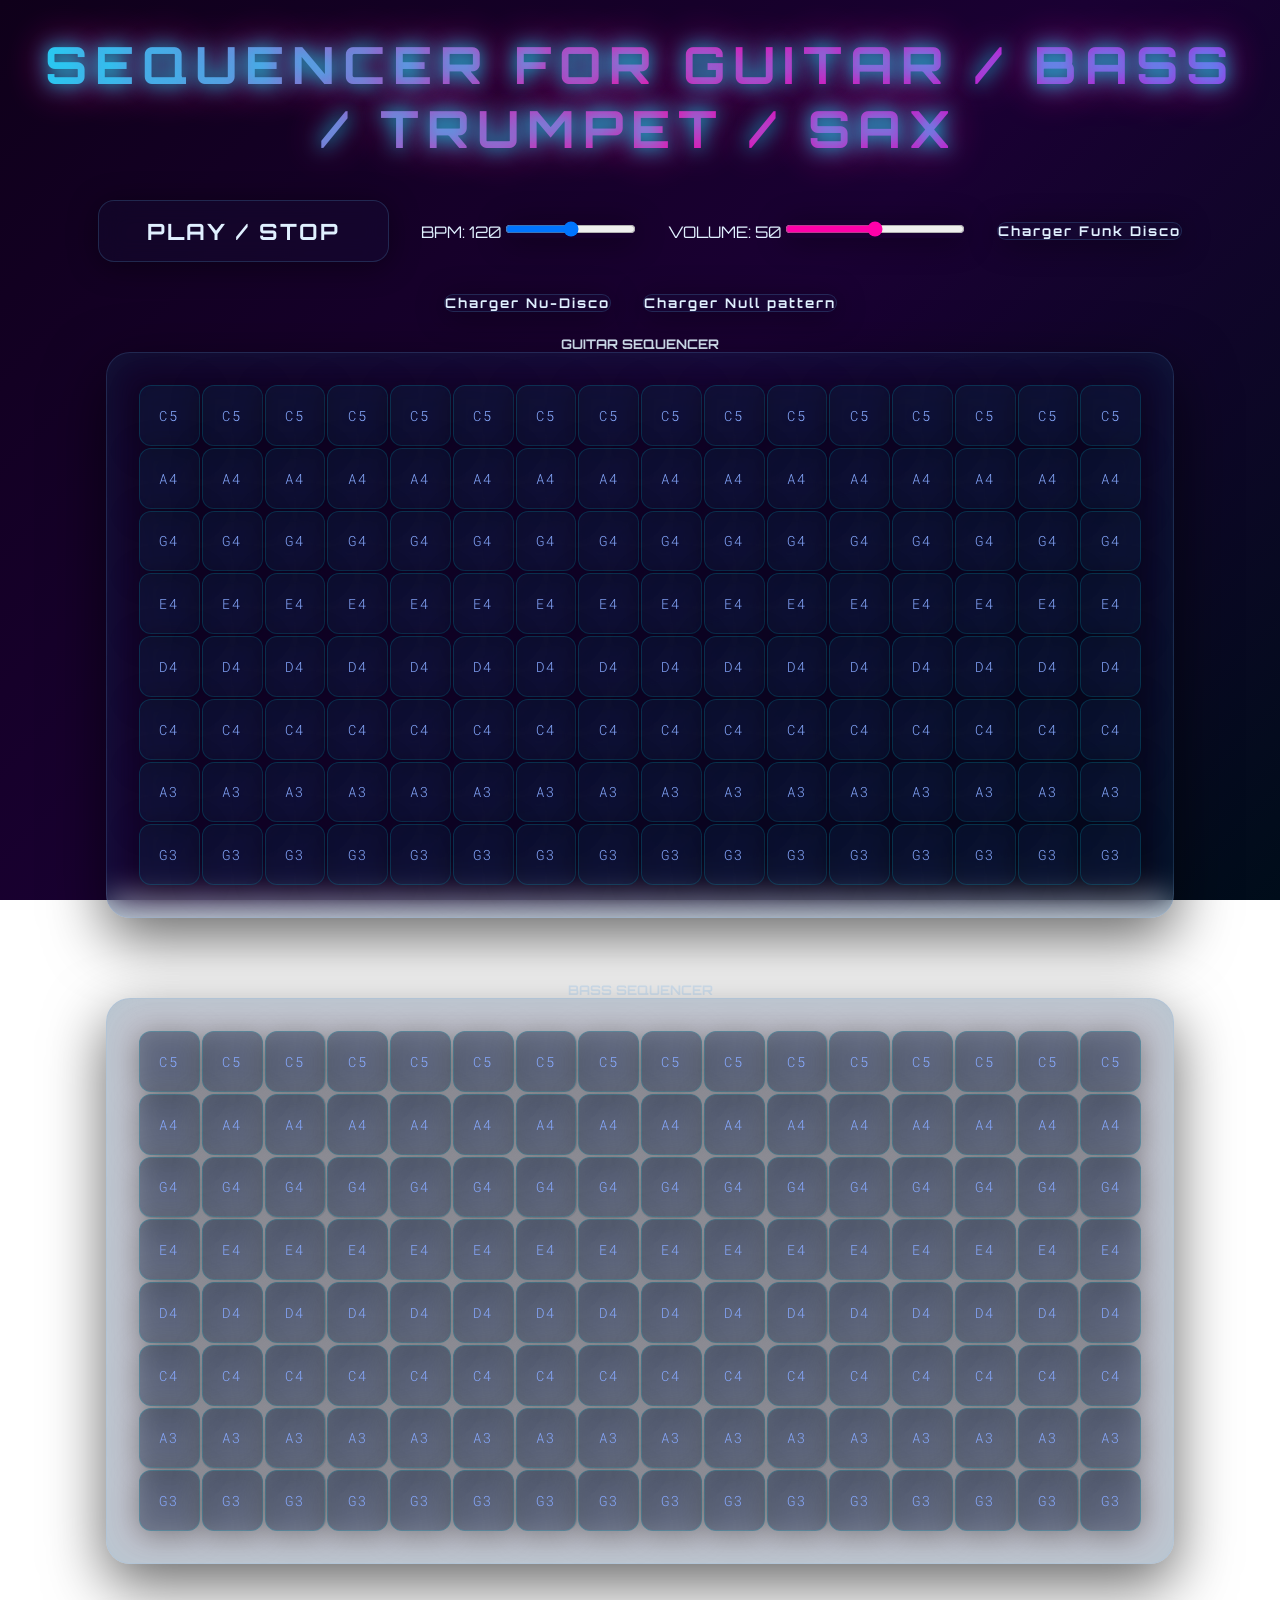
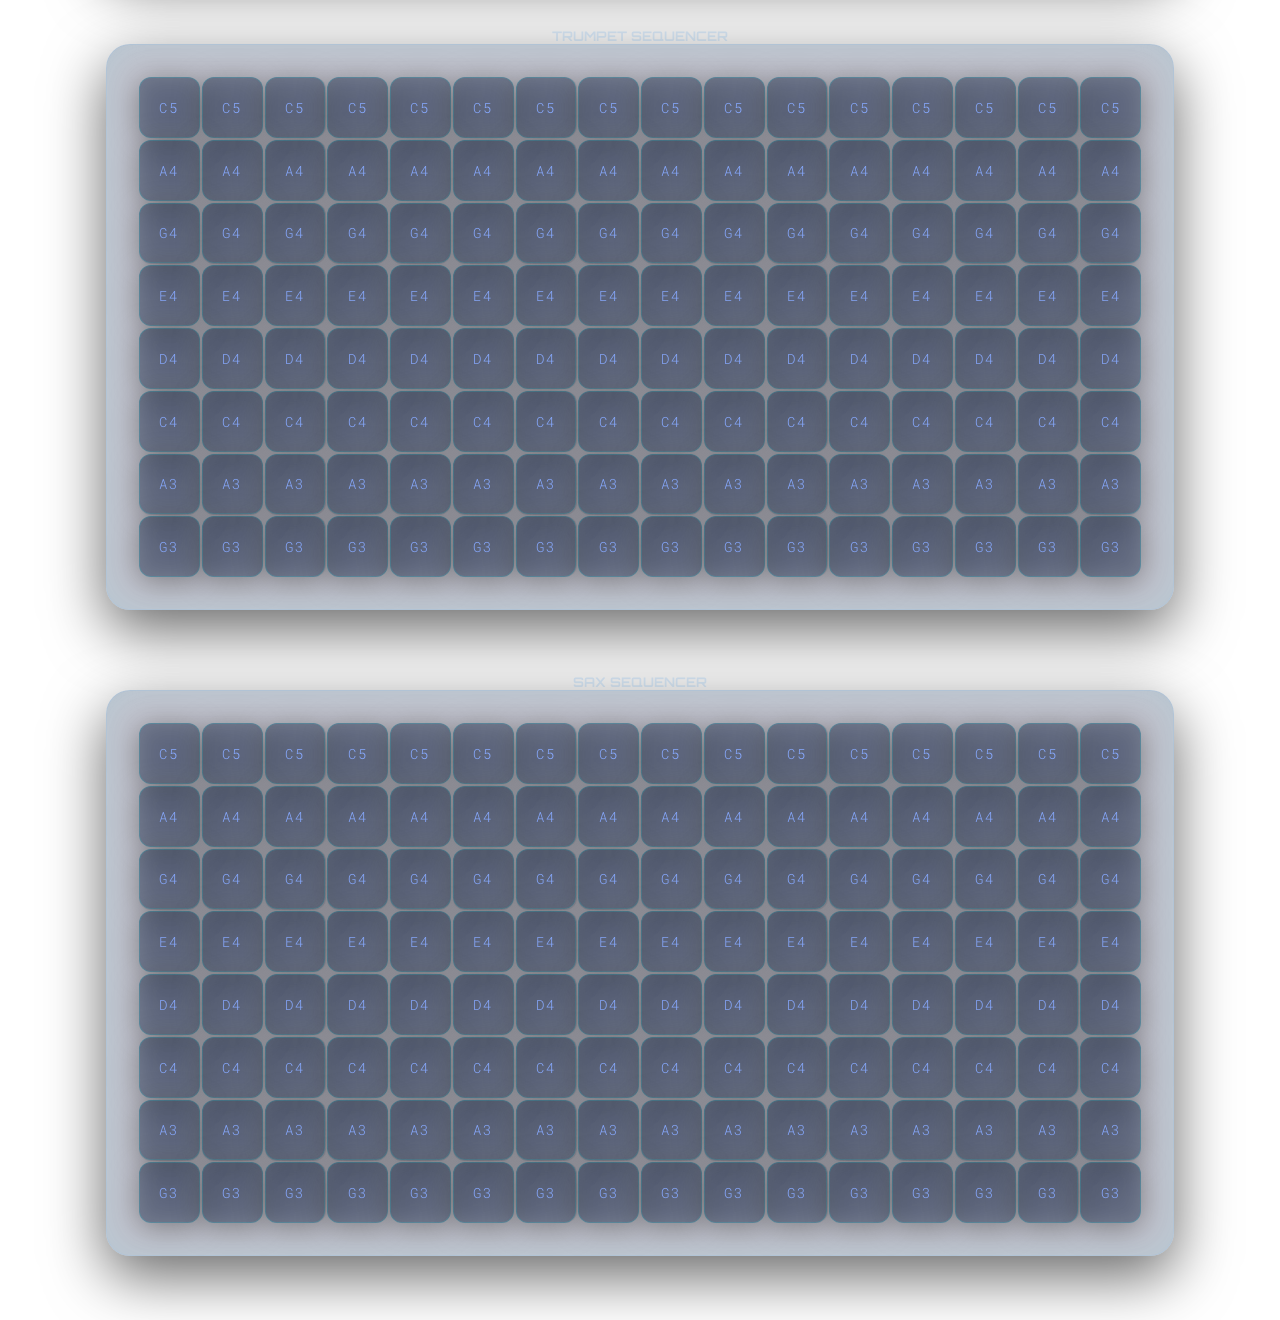
<file: trumpet-guitar-box.html>
<!DOCTYPE html>
<html lang="fr">
<head>
  <meta charset="UTF-8">
  <meta name="viewport" content="width=device-width, initial-scale=1.0">
  <title>NEON SEQ // Synth Only - Pure Web Audio</title>
  <link rel="preconnect" href="https://fonts.googleapis.com">
  <link rel="preconnect" href="https://fonts.gstatic.com" crossorigin>
  <link href="https://fonts.googleapis.com/css2?family=Orbitron:wght@500;700;900&family=Roboto+Mono:wght@300;400&display=swap" rel="stylesheet">
  <style>
    :root {
      --bg: linear-gradient(135deg, #0f001a, #1a0033, #000d1a);
      --glass: rgba(20, 20, 60, 0.25);
      --glass-border: rgba(100, 200, 255, 0.18);
      --neon-cyan: #00f0ff;
      --neon-magenta: #ff00aa;
      --neon-purple: #a020f0;
      --text: #e0f0ff;
      --text-dim: #88aaff;
    }

    * { margin:0; padding:0; box-sizing:border-box; }
    body {
      min-height: 100vh;
      background: var(--bg);
      color: var(--text);
      font-family: 'Orbitron', sans-serif;
      overflow-x: hidden;
      background-attachment: fixed;
    }

    h1 {
      text-align: center;
      padding: 2rem 1rem 1rem;
      font-size: 3.2rem;
      letter-spacing: 8px;
      text-shadow: 0 0 20px var(--neon-cyan), 0 0 40px var(--neon-magenta);
      background: linear-gradient(90deg, var(--neon-cyan), var(--neon-magenta), var(--neon-purple));
      -webkit-background-clip: text;
      background-clip: text;
      color: transparent;
      animation: glow 4s ease-in-out infinite alternate;
    }

    @keyframes glow {
      from { text-shadow: 0 0 10px var(--neon-cyan), 0 0 20px var(--neon-magenta); }
      to   { text-shadow: 0 0 30px var(--neon-cyan), 0 0 60px var(--neon-magenta), 0 0 90px var(--neon-purple); }
    }

    .controls {
      display: flex;
      justify-content: center;
      align-items: center;
      gap: 2rem;
      padding: 1.5rem;
      flex-wrap: wrap;
    }

    button, select, input[type="range"] {
      background: var(--glass);
      border: 1px solid var(--glass-border);
      backdrop-filter: blur(12px);
      border-radius: 16px;
      color: var(--text);
      font-family: 'Orbitron', sans-serif;
      font-weight: 700;
      letter-spacing: 2px;
      cursor: pointer;
      transition: all 0.3s ease;
      box-shadow: 0 4px 30px rgba(0,0,0,0.4);
    }

    select {
      appearance: none;
      padding-right: 2.5rem;
      background-image: url("data:image/svg+xml,%3Csvg xmlns='http://www.w3.org/2000/svg' width='12' height='12' fill='%2300f0ff' viewBox='0 0 16 16'%3E%3Cpath d='M7.247 11.14 2.451 5.658C1.885 5.013 2.345 4 3.204 4h9.592a1 1 0 0 1 .753 1.659l-4.796 5.48a1 1 0 0 1-1.506 0z'/%3E%3C/svg%3E");
      background-repeat: no-repeat;
      background-position: right 1rem center;
      background-size: 12px;
    }

    button:hover, button.active, select:hover {
      box-shadow: 0 0 25px var(--neon-cyan), inset 0 0 15px rgba(0,240,255,0.2);
      border-color: var(--neon-cyan);
      transform: translateY(-3px);
    }

    button:active { transform: translateY(1px); }

    #play { font-size: 1.4rem; padding: 1rem 3rem; }
    #bpm { width: 180px; accent-color: var(--neon-magenta); }
    #volumeSeq { width: 180px; accent-color: var(--neon-magenta); }

    .grid-container {
      max-width: 1100px;
      margin: 0 auto 4rem;
      padding: 0 1rem;
    }

    .grid {
      display: grid;
      grid-template-columns: repeat(16, 1fr);
      gap: 2px;
      background: var(--glass);
      backdrop-filter: blur(16px);
      border: 1px solid var(--glass-border);
      border-radius: 24px;
      padding: 2rem;
      box-shadow: 0 20px 60px rgba(0,0,0,0.6), inset 0 0 40px rgba(0,240,255,0.08);
      position: relative;
    }

    button.stepSeq {
      aspect-ratio: 1;
      background: rgba(10, 30, 60, 0.4);
      border: 1px solid rgba(0,240,255,0.15);
      border-radius: 12px;
      color: var(--text-dim);
      font-family: 'Roboto Mono', monospace;
      font-size: 0.9rem;
      font-weight: 300;
      cursor: pointer;
      transition: all 0.25s ease;
      position: relative;
      overflow: hidden;
    }

    button.stepSeq:hover {
      background: rgba(0,240,255,0.12);
      border-color: var(--neon-cyan);
      box-shadow: 0 0 20px rgba(0,240,255,0.5);
    }

    button.stepSeq.active {
      background: linear-gradient(135deg, var(--neon-magenta), var(--neon-cyan));
      color: #000;
      box-shadow: 0 0 30px var(--neon-magenta), inset 0 0 15px rgba(255,255,255,0.4);
      transform: scale(1.08);
      animation: pulse 1.2s infinite alternate;
    }

    @keyframes pulse {
      from { box-shadow: 0 0 20px var(--neon-magenta); }
      to   { box-shadow: 0 0 45px var(--neon-magenta), 0 0 70px var(--neon-cyan); }
    }

    h5 {
      text-align: center;
    }
  </style>
</head>
<body>

  <h1>SEQUENCER FOR GUITAR / BASS / TRUMPET / SAX</h1>

  <div class="controls">
    <button id="play">PLAY / STOP</button>
    <div>
      <label>BPM: <span id="bpmVal">120</span></label>
      <input type="range" id="bpmSeq" min="60" max="180" value="120">
    </div>

    <div>
      <label>VOLUME: <span id="volumeVal">50</span></label>
      <input type="range" id="volumeSeq" min="0" max="100" value="50">
    </div>

    <button id="loadFunk">Charger Funk Disco</button>
    <button id="loadNuDisco">Charger Nu-Disco</button>
    <button id="loadNull">Charger Null pattern</button>
  </div>

  <h5> GUITAR SEQUENCER </h5>

  <div class="grid-container">
    <div class="grid" id="grid-guitar"></div>
  </div>

  <h5> BASS SEQUENCER </h5>

  <div class="grid-container">
    <div class="grid" id="grid-bass"></div>
  </div>

  <h5> TRUMPET SEQUENCER </h5>

  <div class="grid-container">
    <div class="grid" id="grid-trumpet"></div>
  </div>

  <h5> SAX SEQUENCER </h5>

  <div class="grid-container">
    <div class="grid" id="grid-sax"></div>
  </div>

  <script>
    const audioCtx = new (window.AudioContext || window.webkitAudioContext)();

    const rows = 8;
    const cols = 16;

    const instr = ['guitar','bass','trumpet','sax'];

    const pattern_guitar = Array(rows).fill().map(() => Array(cols).fill(false));
    const pattern_bass = Array(rows).fill().map(() => Array(cols).fill(false));
    const pattern_trumpet = Array(rows).fill().map(() => Array(cols).fill(false));
    const pattern_sax = Array(rows).fill().map(() => Array(cols).fill(false));

    // Exemples de patterns prêts à charger

    // 1. Funk / Disco basique
    const patternFunkGuitar = [
      [0,1,0,0,1,0,0,0,0,1,0,0,1,0,0,0],
      [0,0,0,1,0,0,1,0,0,0,1,0,0,0,1,0],
      [0,0,0,0,0,1,0,0,0,0,0,1,0,0,0,0],
      [0,0,0,0,0,0,0,1,0,0,0,0,0,1,0,0],
      [0,0,1,0,0,0,0,0,1,0,0,0,0,0,0,0],
      [0,0,0,0,0,0,0,0,0,0,0,0,0,0,0,0],
      [0,0,0,0,0,0,0,0,0,0,0,0,0,0,0,0],
      [0,0,0,0,0,0,0,0,0,0,0,0,0,0,0,0]
    ];

    const patternFunkBass = [
      [1,0,0,0,1,0,0,0,1,0,0,0,1,0,0,0],
      [0,0,0,0,0,0,0,0,0,0,0,0,0,0,0,0],
      [0,0,1,0,0,0,1,0,0,0,1,0,0,0,1,0],
      [0,0,0,0,0,0,0,0,0,0,0,0,0,0,0,0],
      [0,1,0,0,0,1,0,0,0,1,0,0,0,1,0,0],
      [0,0,0,0,0,0,0,0,0,0,0,0,0,0,0,0],
      [0,0,0,1,0,0,0,1,0,0,0,1,0,0,0,1],
      [0,0,0,0,0,0,0,0,0,0,0,0,0,0,0,0]
    ];

    const patternFunkTrumpet = [
      [0,0,0,1,0,0,0,1,0,0,0,1,0,0,0,1],
      [0,0,0,0,0,0,0,0,0,0,0,0,0,0,0,0],
      [0,0,0,0,0,0,0,0,0,0,0,0,0,0,0,0],
      [0,0,0,0,0,0,0,0,0,0,0,0,0,0,0,0],
      [0,0,0,0,0,0,0,0,0,0,0,0,0,0,0,0],
      [0,0,0,0,0,0,0,0,0,0,0,0,0,0,0,0],
      [0,0,0,0,0,0,0,0,0,0,0,0,0,0,0,0],
      [0,0,0,0,0,0,0,0,0,0,0,0,0,0,0,0]
    ];

    const patternFunkSax = [
      [0,0,1,0,0,1,0,0,1,0,0,1,0,0,1,0],
      [0,1,0,0,1,0,0,1,0,0,1,0,0,1,0,0],
      [1,0,0,0,0,0,0,0,0,0,0,0,0,0,0,0],
      [0,0,0,0,0,0,0,0,0,0,0,0,0,0,0,0],
      [0,0,0,0,0,0,0,0,0,0,0,0,0,0,0,0],
      [0,0,0,0,0,0,0,0,0,0,0,0,0,0,0,0],
      [0,0,0,0,0,0,0,0,0,0,0,0,0,0,0,0],
      [0,0,0,0,0,0,0,0,0,0,0,0,0,0,0,0]
    ];

    // 2. Nu-disco / French touch
    const patternNuDiscoGuitar = [
      [1,0,1,0,1,0,1,0,1,0,1,0,1,0,1,0],
      [0,1,0,1,0,1,0,1,0,1,0,1,0,1,0,1],
      [0,0,0,0,0,0,0,0,0,0,0,0,0,0,0,0],
      [0,0,0,0,0,0,0,0,0,0,0,0,0,0,0,0],
      [0,0,0,0,0,0,0,0,0,0,0,0,0,0,0,0],
      [0,0,0,0,0,0,0,0,0,0,0,0,0,0,0,0],
      [0,0,0,0,0,0,0,0,0,0,0,0,0,0,0,0],
      [0,0,0,0,0,0,0,0,0,0,0,0,0,0,0,0]
    ];

    const patternNuDiscoBass = [
      [1,0,0,0,1,0,0,0,1,0,0,0,1,0,0,0],
      [0,0,0,0,0,0,0,0,0,0,0,0,0,0,0,0],
      [0,0,1,0,0,0,1,0,0,0,1,0,0,0,1,0],
      [0,0,0,0,0,0,0,0,0,0,0,0,0,0,0,0],
      [1,0,0,0,1,0,0,0,1,0,0,0,1,0,0,0],
      [0,0,0,0,0,0,0,0,0,0,0,0,0,0,0,0],
      [0,1,0,1,0,1,0,1,0,1,0,1,0,1,0,1],
      [0,0,0,0,0,0,0,0,0,0,0,0,0,0,0,0]
    ];

    const patternNuDiscoTrumpet = [
      [0,0,0,0,1,0,0,1,0,0,0,1,0,0,1,0],
      [0,0,0,0,0,0,0,0,0,0,0,0,0,0,0,0],
      [0,0,1,0,0,0,1,0,0,1,0,0,1,0,0,0],
      [0,0,0,0,0,0,0,0,0,0,0,0,0,0,0,0],
      [0,0,0,0,0,0,0,0,0,0,0,0,0,0,0,0],
      [0,0,0,0,0,0,0,0,0,0,0,0,0,0,0,0],
      [0,0,0,0,0,0,0,0,0,0,0,0,0,0,0,0],
      [0,0,0,0,0,0,0,0,0,0,0,0,0,0,0,0]
    ];

    const patternNuDiscoSax = [
      [1,0,0,1,0,0,1,0,0,1,0,0,1,0,0,1],
      [0,1,0,0,1,0,0,1,0,0,1,0,0,1,0,0],
      [0,0,1,0,0,1,0,0,1,0,0,1,0,0,1,0],
      [0,0,0,0,0,0,0,0,0,0,0,0,0,0,0,0],
      [0,0,0,0,0,0,0,0,0,0,0,0,0,0,0,0],
      [0,0,0,0,0,0,0,0,0,0,0,0,0,0,0,0],
      [0,0,0,0,0,0,0,0,0,0,0,0,0,0,0,0],
      [0,0,0,0,0,0,0,0,0,0,0,0,0,0,0,0]
    ];

    // PATTERNS NULL
    const patternNullGuitar = [
      [0,0,0,0,0,0,0,0,0,0,0,0,0,0,0,0],
      [0,0,0,0,0,0,0,0,0,0,0,0,0,0,0,0],
      [0,0,0,0,0,0,0,0,0,0,0,0,0,0,0,0],
      [0,0,0,0,0,0,0,0,0,0,0,0,0,0,0,0],
      [0,0,0,0,0,0,0,0,0,0,0,0,0,0,0,0],
      [0,0,0,0,0,0,0,0,0,0,0,0,0,0,0,0],
      [0,0,0,0,0,0,0,0,0,0,0,0,0,0,0,0],
      [0,0,0,0,0,0,0,0,0,0,0,0,0,0,0,0]
    ];

    const patternNullBass = [
      [0,0,0,0,0,0,0,0,0,0,0,0,0,0,0,0],
      [0,0,0,0,0,0,0,0,0,0,0,0,0,0,0,0],
      [0,0,0,0,0,0,0,0,0,0,0,0,0,0,0,0],
      [0,0,0,0,0,0,0,0,0,0,0,0,0,0,0,0],
      [0,0,0,0,0,0,0,0,0,0,0,0,0,0,0,0],
      [0,0,0,0,0,0,0,0,0,0,0,0,0,0,0,0],
      [0,0,0,0,0,0,0,0,0,0,0,0,0,0,0,0],
      [0,0,0,0,0,0,0,0,0,0,0,0,0,0,0,0]
    ];

    const patternNullTrumpet = [
      [0,0,0,0,0,0,0,0,0,0,0,0,0,0,0,0],
      [0,0,0,0,0,0,0,0,0,0,0,0,0,0,0,0],
      [0,0,0,0,0,0,0,0,0,0,0,0,0,0,0,0],
      [0,0,0,0,0,0,0,0,0,0,0,0,0,0,0,0],
      [0,0,0,0,0,0,0,0,0,0,0,0,0,0,0,0],
      [0,0,0,0,0,0,0,0,0,0,0,0,0,0,0,0],
      [0,0,0,0,0,0,0,0,0,0,0,0,0,0,0,0],
      [0,0,0,0,0,0,0,0,0,0,0,0,0,0,0,0]
    ];

    const patternNullSax = [
      [0,0,0,0,0,0,0,0,0,0,0,0,0,0,0,0],
      [0,0,0,0,0,0,0,0,0,0,0,0,0,0,0,0],
      [0,0,0,0,0,0,0,0,0,0,0,0,0,0,0,0],
      [0,0,0,0,0,0,0,0,0,0,0,0,0,0,0,0],
      [0,0,0,0,0,0,0,0,0,0,0,0,0,0,0,0],
      [0,0,0,0,0,0,0,0,0,0,0,0,0,0,0,0],
      [0,0,0,0,0,0,0,0,0,0,0,0,0,0,0,0],
      [0,0,0,0,0,0,0,0,0,0,0,0,0,0,0,0]
    ];

    const notes = ['C5','A4','G4','E4','D4','C4','A3','G3'];
    const noteFreqs = notes.map(note => {
      const match = note.match(/([A-G]#?)([0-9])/);
      const letter = match[1];
      const octave = parseInt(match[2]);
      const semitone = {C:0, 'C#':1, D:2, 'D#':3, E:4, F:5, 'F#':6, G:7, 'G#':8, A:9, 'A#':10, B:11}[letter];
      return 440 * Math.pow(2, (semitone - 9 + 12 * (octave - 4)) / 12);
    });

    // Création grille
    for (let intr_num = 0; intr_num < instr.length; intr_num++) {
      let grid = document.getElementById('grid-'+instr[intr_num]);
      for (let row = 0; row < rows; row++) {
        for (let col = 0; col < cols; col++) {
          const btn = document.createElement('button');
          btn.className = 'stepSeq col'+col;
          btn.dataset.row = row;
          btn.dataset.col = col;
          btn.dataset.instr_type = instr[intr_num];
          btn.textContent = notes[row];
          btn.addEventListener('click', () => {
            if(instr[intr_num] == 'guitar') {
              pattern_guitar[row][col] = !pattern_guitar[row][col];
              btn.classList.toggle('active', pattern_guitar[row][col]);
            }
            if(instr[intr_num] == 'bass') {
              pattern_bass[row][col] = !pattern_bass[row][col];
              btn.classList.toggle('active', pattern_bass[row][col]);
            }
            if(instr[intr_num] == 'trumpet') {
              pattern_trumpet[row][col] = !pattern_trumpet[row][col];
              btn.classList.toggle('active', pattern_trumpet[row][col]);
            }
            if(instr[intr_num] == 'sax') {
              pattern_sax[row][col] = !pattern_sax[row][col];
              btn.classList.toggle('active', pattern_sax[row][col]);
            }
          });
          grid.appendChild(btn);
        }
      }
    }

    // Scheduling
    let nextStepTime = 0;
    let currentStepSeq = 0;
    let tempoSeq = 120;
    let volumeSeq = 50;
    let lookahead = 0.1;
    let scheduleAheadTime = 0.2;
    let isPlayingSeq = false;
    let timerID;

    function nextNote() {
      const secondsPerBeat = 60 / tempoSeq;
      const secondsPerStep = secondsPerBeat / 2; // 8n
      nextStepTime += secondsPerStep;
      currentStepSeq = (currentStepSeq + 1) % cols;
    }

    function playSynthNote(freq, startTime, duration, type) {
      let osc1, osc2, gainEnv, filter, distortion;

      const masterGain = audioCtx.createGain();
      masterGain.gain.setValueAtTime(volumeSeq/100, startTime);

      switch (type) {
        case 'guitar':
          osc1 = audioCtx.createOscillator(); osc1.type = 'sawtooth'; osc1.frequency.value = freq;
          osc2 = audioCtx.createOscillator(); osc2.type = 'square'; osc2.frequency.value = freq * 0.99; // léger detune
          gainEnv = audioCtx.createGain();
          gainEnv.gain.setValueAtTime(volumeSeq/100, startTime);
          gainEnv.gain.linearRampToValueAtTime(0.8, startTime + 0.005); // fast attack
          gainEnv.gain.exponentialRampToValueAtTime(0.01, startTime + duration);

          filter = audioCtx.createBiquadFilter();
          filter.type = 'bandpass';
          filter.frequency.value = freq * 3;
          filter.Q.value = 2;

          distortion = audioCtx.createWaveShaper();
          distortion.curve = new Float32Array(65536).map((_, i) => {
            const x = (i - 32768) / 32768;
            return Math.tanh(x * 3); // soft clip
          });

          osc1.connect(distortion);
          osc2.connect(distortion);
          distortion.connect(filter);
          filter.connect(gainEnv);
          gainEnv.connect(masterGain);
          break;

        case 'bass':
          osc1 = audioCtx.createOscillator(); osc1.type = 'sawtooth'; osc1.frequency.value = freq;
          osc2 = audioCtx.createOscillator(); osc2.type = 'square'; osc2.frequency.value = freq;
          gainEnv = audioCtx.createGain();
          gainEnv.gain.setValueAtTime(volumeSeq/100, startTime);
          gainEnv.gain.linearRampToValueAtTime(1.0, startTime + 0.01);
          gainEnv.gain.exponentialRampToValueAtTime(0.001, startTime + duration * 0.6);

          filter = audioCtx.createBiquadFilter();
          filter.type = 'lowpass';
          filter.frequency.value = freq * 4;
          filter.Q.value = 1;

          osc1.connect(filter);
          osc2.connect(filter);
          filter.connect(gainEnv);
          gainEnv.connect(masterGain);
          break;

        case 'trumpet':
          osc1 = audioCtx.createOscillator(); osc1.type = 'sawtooth'; osc1.frequency.value = freq;
          gainEnv = audioCtx.createGain();
          gainEnv.gain.setValueAtTime(volumeSeq/100, startTime);
          gainEnv.gain.linearRampToValueAtTime(0.9, startTime + 0.03);
          gainEnv.gain.linearRampToValueAtTime(0.6, startTime + 0.15);
          gainEnv.gain.exponentialRampToValueAtTime(0.01, startTime + duration);

          filter = audioCtx.createBiquadFilter();
          filter.type = 'peaking';
          filter.frequency.value = freq * 2.5;
          filter.gain.value = 8;
          filter.Q.value = 3;

          const vibrato = audioCtx.createOscillator();
          vibrato.type = 'sine';
          vibrato.frequency.value = 5;
          const vibratoGain = audioCtx.createGain();
          vibratoGain.gain.value = 8;
          vibrato.connect(vibratoGain);
          vibratoGain.connect(osc1.frequency);
          vibrato.start(startTime);

          osc1.connect(filter);
          filter.connect(gainEnv);
          gainEnv.connect(masterGain);
          break;

        case 'sax':
          osc1 = audioCtx.createOscillator(); osc1.type = 'triangle'; osc1.frequency.value = freq;
          osc2 = audioCtx.createOscillator(); osc2.type = 'sawtooth'; osc2.frequency.value = freq; osc2.detune.value = -20;
          gainEnv = audioCtx.createGain();
          gainEnv.gain.setValueAtTime(volumeSeq/100, startTime);
          gainEnv.gain.linearRampToValueAtTime(0.7, startTime + 0.08);
          gainEnv.gain.linearRampToValueAtTime(0.4, startTime + 0.3);
          gainEnv.gain.exponentialRampToValueAtTime(0.001, startTime + duration);

          filter = audioCtx.createBiquadFilter();
          filter.type = 'bandpass';
          filter.frequency.value = freq * 1.8;
          filter.Q.value = 4;

          // Breath noise
          const noise = audioCtx.createBufferSource();
          const noiseBuffer = audioCtx.createBuffer(1, audioCtx.sampleRate * 2, audioCtx.sampleRate);
          const data = noiseBuffer.getChannelData(0);
          for (let i = 0; i < data.length; i++) data[i] = Math.random() * 2 - 1;
          noise.buffer = noiseBuffer;
          const noiseGain = audioCtx.createGain();
          noiseGain.gain.value = 0.08;
          noise.connect(noiseGain);
          noiseGain.connect(filter);

          osc1.connect(filter);
          osc2.connect(filter);
          filter.connect(gainEnv);
          gainEnv.connect(masterGain);
          noise.start(startTime);
          noise.stop(startTime + duration);
          break;
      }

      masterGain.connect(audioCtx.destination);

      if (osc1) osc1.start(startTime);
      if (osc2) osc2.start(startTime);
      if (osc1) osc1.stop(startTime + duration + 0.1);
      if (osc2) osc2.stop(startTime + duration + 0.1);
    }

    function schedulerSeq() {
      while (nextStepTime < audioCtx.currentTime + scheduleAheadTime) {

        for(let col = 0; col < cols; col++) {
          // On annule l'effet sur les autres
          document.querySelectorAll('.stepSeq').forEach(element => {
            element.style.opacity = "1.0";
          });
          // On appliquer un effet sur la colonne currentStepSeq
          document.querySelectorAll('.stepSeq.col'+currentStepSeq).forEach(element => {
            element.style.opacity = "0.5";
          });
        }

        for (let row = 0; row < rows; row++) {
          if (pattern_guitar[row][currentStepSeq]) {
            playSynthNote(noteFreqs[row], nextStepTime, 0.45, 'guitar'); // durée ~8n à 120bpm
          }
          if (pattern_bass[row][currentStepSeq]) {
            playSynthNote(noteFreqs[row], nextStepTime, 0.45, 'bass'); // durée ~8n à 120bpm
          }
          if (pattern_trumpet[row][currentStepSeq]) {
            playSynthNote(noteFreqs[row], nextStepTime, 0.45, 'trumpet'); // durée ~8n à 120bpm
          }
          if (pattern_sax[row][currentStepSeq]) {
            playSynthNote(noteFreqs[row], nextStepTime, 0.45, 'sax'); // durée ~8n à 120bpm
          }
        }
        nextNote();
      }
      timerID = setTimeout(schedulerSeq, lookahead * 1000);
    }

    function startSeq() {
      if (audioCtx.state === 'suspended') {
        audioCtx.resume().then(() => {
          console.log('AudioContext resumed');
          isPlayingSeq = true;
          currentStepSeq = 0;
          nextStepTime = audioCtx.currentTime + 0.05;
          schedulerSeq();
        }).catch(err => console.error('Resume failed:', err));
      } else {
        isPlayingSeq = true;
        currentStepSeq = 0;
        nextStepTime = audioCtx.currentTime + 0.05;
        schedulerSeq();
      }
    }
    function stopSeq() {
      isPlayingSeq = false;
      clearTimeout(timerID);
    }

    // Contrôles
    document.getElementById('play').onclick = () => {
      if (isPlayingSeq) {
        stopSeq();
        document.getElementById('play').textContent = 'PLAY';
      } else {
        startSeq();
        document.getElementById('play').textContent = 'STOP';
      }
    };

    document.getElementById('bpmSeq').oninput = (e) => {
      tempoSeq = +e.target.value;
      document.getElementById('bpmVal').textContent = tempoSeq;
    };

    document.getElementById('volumeSeq').oninput = (e) => {
      volumeSeq = +e.target.value;
      document.getElementById('volumeVal').textContent = volumeSeq;
    };

    document.getElementById('loadFunk').onclick = () => {
      loadPattern(patternFunkGuitar, pattern_guitar, 'guitar');
      loadPattern(patternFunkBass, pattern_bass, 'bass');
      loadPattern(patternFunkTrumpet, pattern_trumpet, 'trumpet');
      loadPattern(patternFunkSax, pattern_sax, 'sax');
      updateGridVisuals();  // à créer (voir ci-dessous)
    };

    document.getElementById('loadNuDisco').onclick = () => {
      loadPattern(patternNuDiscoGuitar, pattern_guitar, 'guitar');
      loadPattern(patternNuDiscoBass, pattern_bass, 'bass');
      loadPattern(patternNuDiscoTrumpet, pattern_trumpet, 'trumpet');
      loadPattern(patternNuDiscoSax, pattern_sax, 'sax');
      updateGridVisuals();
    };

    document.getElementById('loadNull').onclick = () => {
      loadPattern(patternNullGuitar, pattern_guitar, 'guitar');
      loadPattern(patternNullBass, pattern_bass, 'bass');
      loadPattern(patternNullTrumpet, pattern_trumpet, 'trumpet');
      loadPattern(patternNullSax, pattern_sax, 'sax');
      updateGridVisuals();
    };

    // Fonction helper pour charger un pattern et mettre à jour les boutons
    function loadPattern(sourcePattern, targetPattern, instrType) {
      for (let row = 0; row < rows; row++) {
        for (let col = 0; col < cols; col++) {
          targetPattern[row][col] = !!sourcePattern[row][col];
        }
      }
    }

    // Fonction pour rafraîchir visuellement les boutons (optionnel mais recommandé)
    function updateGridVisuals() {
      document.querySelectorAll('.stepSeq').forEach(btn => {
        const row = parseInt(btn.dataset.row);
        const col = parseInt(btn.dataset.col);
        const instr = btn.dataset.instr_type;
        
        let active = false;
        if (instr === 'guitar') active = pattern_guitar[row][col];
        if (instr === 'bass')   active = pattern_bass[row][col];
        if (instr === 'trumpet') active = pattern_trumpet[row][col];
        if (instr === 'sax')    active = pattern_sax[row][col];
        
        btn.classList.toggle('active', active);
      });
    }
  </script>
</body>
</html>
</file>
<file: css/web-gl.css>
@import url('https://fonts.googleapis.com/css2?family=Orbitron:wght@700;900&family=Rajdhani:wght@600;700&display=swap');

:root {
    --font-title: 'Orbitron', sans-serif;
    --font-body: 'Rajdhani', sans-serif;
}

h5 {
	text-align: center;
	font-family: var(--font-title);
    font-weight: 900;
    font-size: 1.1rem;
}

.label_sound_input{
	text-align: center;
	font-family: var(--font-title);
    font-weight: 900;
    font-size: 1.1rem;
}

#currentMp3{
	text-align: center;
	font-family: var(--font-title);
    font-weight: 900;
    font-size: 1.1rem;
}

#file_sound_input{
	text-align: center;
	font-family: var(--font-title);
    font-weight: 900;
    font-size: 1.1rem;
	width: 148px;
}

#topContainer{
	width: 100%;
	display: flex;
}

.h5Volume {
	position: relative;
	left: -10px;
}

/** CSS DOCUMENT **/
body{
	margin: 0;
	overflow-x:hidden;
	background-color: black;
}

#container_main {
	display: flex;
	justify-content: space-between;
	align-items: flex-start;
}

#container_params {
	color: yellow;
	width: auto;
	position: relative;
    top: -20px;
}

#AudioParamsTitle {
	position: relative;
    top: -30px;
}

#VideoParamsContent{
	display: flex;
	justify-content: space-between;
}

#AudioParamsContent{
	display: flex;
	flex-direction: column;
	position: relative;
    top: -12px;
}

#subSoundsParams{
	display: flex;
	justify-content: space-around;
	margin-top: 20px;
}

#subLastSoundsParams{
	display: flex;
	margin-top: 15px;
	width: 100%;
    justify-content: space-around;
}

#container_params > div {
	width: auto;
	position: relative;
}

/** PARAMETERS ANIM WEB GL CSS **/
#shaderPixelAnim{
	width: 500px;
    height: 500px;
	cursor: pointer;
}

#divTypeAnim{
	color: white;
}

#divTypeTextureAnim{
	color: white;
}

#divFreqAnim{
	color: white;
}

#divInfinityAnim{
	color: white;	
}

#divEffectAnim{
	color: white;
}

#buttonTypeAnim{
	cursor: pointer;
	z-index:3;
}

#buttonTypeTextureAnim{
	cursor: pointer;
	z-index:3;
}

#buttonFreqAnim{
	cursor: pointer;
	z-index:3;
}

#buttonInfinityAnim{
	cursor: pointer;
	z-index:3;
}

#buttonEffectAnim{
	cursor: pointer;
	z-index:3;
}





/** CSS Part SOUND **/
#partSound{
	display: flex;
	flex-direction: column;
	justify-content: flex-start;
	height: 500px;
	align-items: center;
	width: calc(100% - 500px);
}

#div_file_upload{
	position: relative;
    top: 5px;
    display: flex;
    flex-direction: row;
    align-items: center;
    justify-content: flex-start;
}

#sub_div_file_upload{
	display: flex;
    flex-direction: row;
    justify-content: space-between;
    align-content: center;
    flex-wrap: wrap;
    width: 240px;
}

#divEffectSound{
    background-color: transparent;
    color: white;
	display: flex;
	flex-direction: row;
    justify-content: space-around;
	flex-wrap: wrap;
}

#divEffectSoundTitle{
	display: flex;
	flex-direction: column;
	align-items: center;
	justify-content: center;
}

#buttonGenerateSound0{
	background-color: white;
	z-index: 99;
	cursor: pointer;
	color: black;
	position: relative;
	top: 0px;
	left: 0px;	
}

#buttonGenerateSound1{
	background-color: white;
	z-index: 99;
	cursor: pointer;
	color: black;
	position: relative;
	top: 0px;
	left: 0px;	
}

#buttonGenerateSound2{
	background-color: white;
	z-index: 99;
	cursor: pointer;
	color: black;
	position: relative;
	top: 0px;
	left: 0px;	
}

#buttonGenerateSound3{
	background-color: white;
	z-index: 99;
	cursor: pointer;
	color: black;
	position: relative;
	top: 0px;
	left: 0px;	
}

#buttonGenerateSound4{
	background-color: white;
	z-index: 99;
	cursor: pointer;
	color: black;
	position: relative;
	top: 0px;
	left: 0px;	
}

#buttonGenerateSound5{
	background-color: white;
	z-index: 99;
	cursor: pointer;
	color: black;
	position: relative;
	top: 0px;
	left: 0px;	
}

#buttonGenerateSound6{
	background-color: white;
	z-index: 99;
	cursor: pointer;
	color: black;
	position: relative;
	top: 0px;
	left: 0px;	
}

#buttonGenerateSound7{
	background-color: white;
	z-index: 99;
	cursor: pointer;
	color: black;
	position: relative;
	top: 0px;
	left: 0px;	
}

#buttonGenerateSound8{
	background-color: white;
	z-index: 99;
	cursor: pointer;
	color: black;
	position: relative;
	top: 0px;
	left: 0px;	
}

.bordered{
	border: 2px solid;
}

.centered{
	text-align: center;
}

.equalizerInfo{
	display: flex;
	flex-direction: column;
	height: 135px;
	justify-content: center;
}

.equalizerBox{
	display: flex;
	flex-direction: row;
	align-items: center;
}

.equalizerRange{
	transform: rotate(-90deg);
}

#divTypeSound{
	z-index: 99;
	background-color: transparent;
	color: white;
	display: flex;
	align-items: center;
}

#divTypeSound > div.select-wrapper{
	margin-top: 0;
}

#buttonTypeSound{
	background-color: white;
	z-index: 99;
	cursor: pointer;
	color: black;
}

#testNote{
	z-index: 2;
	cursor: pointer;
	
	position: relative;
    top: -50px;
    left: 2px;
}

#testNoteDiese{
    background-color: transparent;
    z-index: 3;
    cursor: pointer;
    position: relative;
    top: 0px;
    left: 17px;
}

#divEgaliseur{
	background-color: transparent;
    color: white;
	z-index: 99;
}

#lGainDiv{
    position: relative;
    left: 0px;
}

#mGainDiv{
    position: relative;
    left: 0px;
}

#hGainDiv{
    position: relative;
    left: 0px;
}

.h5egaliseur{
    position: relative;
    left: 4px;
}

#divFiltre{
	background-color: transparent;
	z-index: 99;
	color: white;
	padding-left: 10px;	
    display: flex;
    justify-content: space-around;
}

#filterGain{
	display: none;
}

.filterRange {
	min-width: 250px;
}

#filterPArams{
	display: flex;
    flex-direction: row;
    justify-content: space-evenly;
    align-items: center;
	min-width: 500px;
}

.label_sound_input {
	color: white;
}

#spectreMP3 {
	border: 2px solid silver;
	width: 440px;
    height: 85px;
	position: relative;
    left: -50px;
}

#spectreTimelineMP3 {
	border: 2px solid silver;
	width: 440px;
    height: 85px;
	position: relative;
	top: -85px;
	position: relative;
    left: -50px;
}

.actionPlayPauseMute {
	color: white;
	cursor: pointer;
	user-select: none;
}

#spectreMP3_btns {
	display: flex;
	flex-direction: column;
	justify-content: space-between;
	position: relative;
    top: 10px;
    left: -15px;
}

#spectreMP3_block {
	display: flex;
	flex-direction: column;
	height: 85px;
}

#container_sub_spectre {
    display: flex;
    flex-direction: row;
	position: relative;
    left: -30px;
}

#spectre {
    background-color: black;
    z-index: 2;
    border: 2px solid silver;
    width: 440px;
    height: 85px;
}

#spectreWave{
    background-color: black;
    z-index: 2;
    border: 2px solid silver;
    width: 440px;
    height: 85px;
}

.inputEgal{
	background-color: black;
	color: white;
	font-weight: bold;
	width: 25px;
	border: none;
	padding-bottom:10px;
}

.testNoteTD{
	background-color: white;
	z-index: 2;
	cursor: pointer;
	width: 30px;
	height: 50px;
	text-align: center;
	outline: white solid 1px;
	border-bottom-left-radius: 5px;
    border-bottom-right-radius: 5px;
}

.testNoteDieseTD{
	background-color: black;
	z-index: 2;
	color: white;
	cursor: pointer;
	width: 30px;
	height: 50px;
	text-align: center;
	border-bottom-left-radius: 5px;
	border-bottom-right-radius: 5px;
}

.testNoteDieseTD.pPiano {
 	color: white;	
}

.testNoteDieseTDBlank{
	background-color: transparent;
	z-index: 1;
	width: 30px;
	height: 50px;
}

#divVolume{
	z-index: 99;
	background-color: transparent;
	color: white;
	display: flex;
	align-items: center;
}

#divSpeedMelodie{
	z-index: 99;
	background-color: transparent;
	color: white;
	display: flex;
	align-items: center;	
}

#speedRange{
	position: relative;
    left: 3px;
}

#volumeRange{
    left: 3px;
    position: relative;
}

#container_input_file {
    width: 340px;
    height: 60px;
}

#container_synthe{
	height: 130px;
	position: relative;
    top: 10px;
}

#container_buttons_melodies{
    display: flex;
    flex-direction: column;
    justify-content: space-evenly;
    height: auto;
    width: 500px;
    max-width: 500px;
	position: relative;
    left: 20px;
}

#runMelodie1{
	background-color: white;
    z-index: 2;
    cursor: pointer;
}

#runMelodieStarWars{
	background-color: white;
    z-index: 2;
    cursor: pointer;
}


#stopAllSounds{
	background-color: #77000099;
    z-index: 2;
    cursor: pointer;
}

#btnTheremin{
	background-color: white;
    z-index: 2;
    cursor: pointer;
}

#btnDrumMachine{
	background-color: white;
    z-index: 2;
    cursor: pointer;
}

#btnSequencer{
	background-color: white;
    z-index: 2;
    cursor: pointer;
}

.pPiano{
	font-size: 50%;
	font-weight: bold;
}

.topPiano{
	height: 50px;
	background-color: white;
	outline: white solid 1px;
}

input[type=range]{
    cursor: pointer;
}

#filterTest{
	cursor: pointer;
}


.acc {
    margin-bottom: 10px;
}

.acc-content {
    padding: 15px 10px;
    display: none;
}

.rainbow-icon {
  background: linear-gradient(90deg, #ff0066, #ff8c00, #00ff88, #00ffff, #8a2be2);
  background-size: 300% 300%;
  -webkit-background-clip: text;
  background-clip: text;
  color: transparent;
  animation: rainbow 4s ease infinite;
}

@keyframes rainbow {
  0%, 100% { background-position: 0% 50%; }
  50% { background-position: 100% 50%; }
}

.resizeIconPlay {
	font-size: 27px !important;
}

#paramsEffect {
	position: relative;
    top: 5px;
    left: 5px;
    cursor: pointer;
}

#enterFullScreen {
	position: relative;
    top: 5px;
    cursor: pointer;
}

.h5-select {
	padding-top: 10px;
	margin-bottom: 10px;
}

#randomEffectAnim {
	position: relative;
    top: 5px;
    cursor: pointer;
	font-size: 18px;
}

#dropAreaEffectAnim {
	padding-top: 5px;
}

#dropAreaEffectAnim {
	padding: 0px 20px;
}

#delayRangeTest {
	width: 60%;
    position: relative;
    top: 25px;
}

#delayRangeTitle {
	position: relative;
    top: 10px;
}
</file>
<file: css/bouton-amplificateur.css>
.bouton-amplificateur {
    margin: 0;
    padding: 0;
    display: flex;
    justify-content: center;
    align-items: center;
    min-height: 100vh;
    background: #2b2b2b;
    overflow: hidden; /* Prevents scrolling */
    touch-action: none; /* Disable default touch actions */
}

.amp-container {
    display: flex;
    flex-wrap: wrap;
    gap: 20px;
    justify-content: center;
    padding: 20px;
}

.amp-knob {
    position: relative;
    width: 80px; /* Size suitable for mobile */
    height: 80px;
    cursor: pointer;
    user-select: none;
    -webkit-tap-highlight-color: transparent; /* Remove highlighting by tap */
}

.knob {
    width: 100%;
    height: 100%;
    background: radial-gradient(circle, #555 0%, #333 70%);
    border-radius: 50%;
    position: relative;
    transition: transform 0.3s ease;
    box-shadow: 0 4px 10px rgba(0, 0, 0, 0.5), inset 0 0 5px rgba(255, 255, 255, 0.2);
    touch-action: none; /* Disable default touch actions */
}

.pointer {
    position: absolute;
    width: 3px;
    height: 15px;
    background: #fff;
    top: 8px;
    left: 50%;
    transform: translateX(-50%);
    border-radius: 2px;
}

.label {
    display: block;
    text-align: center;
    margin-top: 8px;
    color: #fff;
    font-family: Arial, sans-serif;
    font-size: 12px;
    text-transform: uppercase;
}

.knob::before {
    content: '';
    position: absolute;
    width: 120%;
    height: 120%;
    top: -10%;
    left: -10%;
    background: conic-gradient(#fff 1deg, transparent 1deg 9deg);
    border-radius: 50%;
    z-index: -1;
    opacity: 0.3;
}

/* Responsive */

@media (max-width: 600px) {

    .amp-knob {
        width: 70px;
        height: 70px;
    }

    .label {
        font-size: 10px;
    }

}
</file>
<file: css/futurist-range.css>
:root {
    --track-h: 6px;               /* track thickness */
    --thumb-size: 18px;          /* cursor size */
    --glow: 0 0 12px;            /* halo's base */
    --color-primary: #00ffff;    /* cyan neon */
    --color-bg: #0d1117;         /* dark background */
    --color-track: #1e293b;      /* track */
    --color-fill: #00ffff;       /* filling */
  }

  .range-wrapper {
    position: relative;
    width: 320px;
    margin: 2rem;
  }

  /* ==== TRACK ==== */
  input[type="range"] {
    -webkit-appearance: none;   /* mandatory */
    appearance: none;
    width: 100%;
    background: transparent;
    margin: calc(var(--thumb-size) / 2) 0;
  }

  /* input (track) */
  input[type="range"]::-webkit-slider-runnable-track {
    height: var(--track-h);
    background: var(--color-track);
    border-radius: 3px;
    box-shadow: 
      inset 0 0 4px rgba(0,0,0,0.6),
      0 0 8px var(--color-primary);
    transition: box-shadow .2s;
  }
  input[type="range"]::-moz-range-track {
    height: var(--track-h);
    background: var(--color-track);
    border-radius: 3px;
    border: none;
    box-shadow: 
      inset 0 0 4px rgba(0,0,0,0.6),
      0 0 8px var(--color-primary);
  }

  /* filling before the cursor */
  input[type="range"]::-webkit-slider-thumb {
    -webkit-appearance: none;
    appearance: none;
    width: var(--thumb-size);
    height: var(--thumb-size);
    background: radial-gradient(circle at 30% 30%, #fff, var(--color-primary));
    border-radius: 50%;
    cursor: grab;
    box-shadow: 
      var(--glow) var(--color-primary),
      0 0 20px rgba(0,255,255,0.5),
      inset 0 0 6px rgba(255,255,255,0.4);
    transform: translateY(-50%);
    transition: transform .15s, box-shadow .15s;
  }
  input[type="range"]::-moz-range-thumb {
    width: var(--thumb-size);
    height: var(--thumb-size);
    background: radial-gradient(circle at 30% 30%, #fff, var(--color-primary));
    border-radius: 50%;
    border: none;
    cursor: grab;
    box-shadow: 
      var(--glow) var(--color-primary),
      0 0 20px rgba(0,255,255,0.5),
      inset 0 0 6px rgba(255,255,255,0.4);
    transform: translateY(0%);
  }

  /* filling *before* the cursor */
  input[type="range"]::-webkit-slider-runnable-track {
    background: linear-gradient(to right,
      var(--color-fill) 0%,
      var(--color-fill) var(--value, 0%),
      var(--color-track) var(--value, 0%),
      var(--color-track) 100%);
  }
  input[type="range"]::-moz-range-progress {
    background: var(--color-fill);
    height: var(--track-h);
    border-radius: 3px;
  }

  /* ==== HOVER / FOCUS ==== */
  input[type="range"]:hover::-webkit-slider-thumb,
  input[type="range"]:focus::-webkit-slider-thumb {
    transform: translateY(-50%) scale(1.12);
    box-shadow: 
      0 0 20px var(--color-primary),
      0 0 30px rgba(0,255,255,0.6);
  }
  input[type="range"]:active::-webkit-slider-thumb {
    cursor: grabbing;
    transform: translateY(-50%) scale(0.95);
  }

  /* ==== Value displayed in real time ==== */
  .range-value {
    position: absolute;
    top: -2.2rem;
    width: 3rem;
    text-align: center;
    font-weight: 600;
    color: var(--color-primary);
    text-shadow: 0 0 8px var(--color-primary);
    pointer-events: none;
    transition: left .1s;
    position: relative;
    left: 5px;
    top: -2px;
  }

  /* ==== Background Animation ==== */
  .range-wrapper::before {
    content: "";
    position: absolute;
    inset: -12px;
    background: radial-gradient(circle at 50% 50%, rgba(0,255,255,0.15), transparent 70%);
    filter: blur(20px);
    z-index: -1;
    animation: pulse 4s infinite alternate;
  }

  #speedRangeDisplay{
    width: 6rem;
  }

  @keyframes pulse {
    from { opacity: .4; }
    to   { opacity: .8; }
  }
</file>
<file: css/futurist-select.css>
:root {
    --primary: #00ffff;      /* cyan néon */
    --bg: #0d1117;           /* fond sombre */
    --track: #1e293b;        /* rail */
    --thumb: 28px;           /* taille du bouton */
    --radius: 8px;
    --glow: 0 0 12px;
  }

  * { box-sizing: border-box; }

  /* ---------- WRAPPER ---------- */
  .select-wrapper {
    width: 300px;
    margin: 2rem;
    margin-bottom: 0;
  }

  /* ---------- SELECT NATIVE ---------- */
  select {
    -webkit-appearance: none;
    appearance: none;
    width: 100%;
    padding: 12px 40px 12px 16px;
    font-size: 16px;
    color: var(--primary);
    background: transparent;
    border: 2px solid var(--track);
    border-radius: var(--radius);
    cursor: pointer;
    outline: none;
    transition: border .2s, box-shadow .2s;
    background-color: white;
  }

  /* border + glow */
  .select-wrapper::before {
    content: "";
    position: absolute;
    inset: -6px;
    border: 2px solid var(--primary);
    border-radius: calc(var(--radius) + 4px);
    opacity: 0;
    transition: opacity .2s;
    pointer-events: none;
    box-shadow: var(--glow) var(--primary);
  }

  /* hover / focus */
  select:hover,
  select:focus {
    border-color: var(--primary);
    box-shadow: var(--glow) var(--primary);
  }
  select:focus + .select-wrapper::before {
    opacity: 1;
  }


  select:hover + .select-wrapper::after,
  select:focus + .select-wrapper::after {
    transform: translateY(-50%) rotate(180deg);
    border-top-color: #fff;
  }

  /* ---------- OPTIONS (limited) ---------- */
  select option {
    background: var(--bg);
    color: #e2e8f0;
    padding: 8px;
  }
  select option:checked {
    background: linear-gradient(90deg, var(--primary), transparent);
    color: #000;
  }

  /* ---------- VALUE DISPLAY (optional) ---------- */
  .select-value {
    position: absolute;
    top: -2rem;
    left: 0;
    font-weight: 600;
    color: var(--primary);
    text-shadow: var(--glow) var(--primary);
    pointer-events: none;
    opacity: 0;
    transition: opacity .2s;
  }
  select:focus ~ .select-value {
    opacity: 1;
  }

  /* ---------- PULSE BACKGROUND ---------- */
  .select-wrapper > .pulse {
    position: absolute;
    inset: -20px;
    background: radial-gradient(circle at 50% 50%, rgba(0,255,255,.12), transparent 70%);
    filter: blur(18px);
    z-index: -1;
    animation: pulse 3s infinite alternate;
  }
  @keyframes pulse {
    from { opacity: .3; }
    to   { opacity: .7; }
  }
</file>
<file: css/futurist-button.css>
:root {
    --neon: #00ffff;           /* cyan neon */
    --neon-alt: #ff00ff;       /* magenta secondary */
    --bg: #0a0e17;             /* ultra-dark background */
    --text: #e0f7fa;
    --radius: 12px;
    --glow: 0 0 15px;
    --glow-strong: 0 0 30px;
    --neon-red: #ff0000;
  }

  * { box-sizing: border-box; margin:0; padding:0; }

  /* === BUTTON BASE === */
  .btn-futur {
    position: relative;
    padding: 12px 26px;
    font-size: 1.1rem;
    font-weight: 700;
    letter-spacing: 2px;
    text-transform: uppercase;
    color: var(--text);
    background: transparent;
    border: 2px solid transparent;
    border-radius: var(--radius);
    cursor: pointer;
    overflow: hidden;
    transition: all .3s ease;
    text-shadow: 0 0 8px var(--neon);
    z-index: 1;
  }

  .btn-futur-resize {
    width: 100%;
  }

  /* === BORDER NEON GRADIENT === */
  .btn-futur::before {
    content: "";
    position: absolute;
    inset: -4px;
    border-radius: calc(var(--radius) + 4px);
    background: conic-gradient(
      from 0deg,
      var(--neon), var(--neon-alt), var(--neon), var(--neon-alt), var(--neon)
    );
    filter: blur(8px);
    opacity: 0.7;
    z-index: -2;
    animation: rotate 6s linear infinite;
  }

  .btn-futur-stop::before {
    background: conic-gradient(
      from 0deg,
      var(--neon-red), var(--neon-alt), var(--neon-red), var(--neon-alt), var(--neon-red)
    );
  }

  @keyframes rotate {
    to { transform: rotate(360deg); }
  }

  /* === INTERNAL BACKGROUND + GLOW === */
  .btn-futur::after {
    content: "";
    position: absolute;
    inset: 2px;
    background: rgba(0, 255, 255, 0.05);
    border-radius: calc(var(--radius) - 2px);
    z-index: -1;
    box-shadow: 
      inset 0 0 20px rgba(0, 255, 255, 0.2),
      var(--glow) var(--neon);
    transition: box-shadow .3s;
  }

  .btn-futur-stop::after {
    box-shadow: 
      inset 0 0 20px rgba(0, 255, 255, 0.2),
      var(--glow) var(--neon-red);
  }

  /* === HOVER STATE === */
  .btn-futur:hover {
    color: #fff;
    text-shadow: 0 0 15px #fff, 0 0 25px var(--neon);
    transform: translateY(-3px);
    box-shadow: 
      var(--glow-strong) var(--neon),
      0 10px 20px rgba(0, 255, 255, 0.3);
  }

  .btn-futur-stop:hover {
    text-shadow: 0 0 15px #fff, 0 0 25px var(--neon-red);
    box-shadow: 
      var(--glow-strong) var(--neon-red),
      0 10px 20px rgba(0, 255, 255, 0.3);
  }

  .btn-futur:hover::after {
    box-shadow: 
      inset 0 0 30px rgba(0, 255, 255, 0.4),
      var(--glow-strong) var(--neon);
  }

  .btn-futur-stop:hover::after {
    box-shadow: 
      inset 0 0 30px rgba(0, 255, 255, 0.4),
      var(--glow-strong) var(--neon-red);
  }

  /* === ACTIVE STATE (click) === */
  .btn-futur:active {
    transform: translateY(1px);
    filter: brightness(1.3);
  }

  /* === ANIMATED SCAN LINE  === */
  .btn-futur > .scan {
    position: absolute;
    top: 0; left: -100%;
    width: 50%;
    height: 100%;
    background: linear-gradient(90deg, transparent, rgba(255,255,255,0.3), transparent);
    transform: skewX(-20deg);
    animation: scan 2s infinite;
    pointer-events: none;
    z-index: 0;
  }

  @keyframes scan {
    0%   { left: -100%; }
    50%  { left: 100%; }
    100% { left: 100%; }
  }

  /* === GLITCH TEXT (when hover) === */
  .btn-futur:hover > .glitch {
    animation: glitch 0.4s infinite;
  }

  @keyframes glitch {
    0%, 100% { 
      text-shadow: 2px 0 var(--neon), -2px 0 var(--neon-alt); 
      transform: translate(0);
    }
    20% { 
      text-shadow: -2px 0 var(--neon), 2px 0 var(--neon-alt); 
      transform: translate(-2px, -1px);
    }
    40% { 
      text-shadow: 1px 0 var(--neon-alt), -1px 0 var(--neon); 
      transform: translate(2px, 1px);
    }
    60% { 
      text-shadow: -1px 0 var(--neon), 1px 0 var(--neon-alt); 
      transform: translate(-1px, 2px);
    }
  }

  /* === TEXT === */
  .btn-futur > span {
    position: relative;
    z-index: 2;
  }

  /* === PULSING GLOBAL BACKGROUND === */
  body::before {
    content: "";
    position: absolute;
    inset: 0;
    background: radial-gradient(circle at 50% 50%, rgba(0,255,255,0.08), transparent 70%);
    animation: pulse-bg 8s infinite alternate;
    z-index: -1;
  }

  span.glitch {
    color: black;
  }

  .glitch-btn {
    font-size: 0.9rem;
  }

  @keyframes pulse-bg {
    from { opacity: 0.3; }
    to   { opacity: 0.6; }
  }
</file>
<file: css/menu-ligne.css>
.title-line-6 {
    display: flex;
    align-items: center;
    justify-content: center;
    gap: 1rem;
    font-family: 'Orbitron', sans-serif;
    font-size: 2.2rem;
    color: white;
  }
  .title-line-6::before, .title-line-6::after {
    content: "";
    flex: 1;
    height: 2px;
    background: linear-gradient(90deg, transparent, white);
  }
</file>
<file: css/futurist-popin.css>
:root {
    --primary: #00ffff;
    --bgpoppin: #0a0a1f;
    --glass: rgba(20, 20, 50, 0.6);
}

/* Overlay */
.popin-overlay {
    position: fixed;
    inset: 0;
    background: rgba(0,0,0,0.8);
    backdrop-filter: blur(10px);
    opacity: 0;
    visibility: hidden;
    transition: all 0.4s cubic-bezier(0.175, 0.885, 0.32, 1.2);
    display: grid;
    place-items: center;
    z-index: 9999;
}
.popin-overlay.active {
    opacity: 1;
    visibility: visible;
}

/* Popin card – glassmorphism + neon */
.popin {
    width: 90%;
    max-width: 460px;
    background: var(--glass);
    border: 1px solid rgba(0,255,255,0.3);
    border-radius: 24px;
    padding: 40px 30px;
    text-align: center;
    color: white;
    box-shadow: 0 20px 60px rgba(0,255,255,0.2);
    transform: translateY(100px) scale(0.9);
    transition: all 0.5s ease;
    backdrop-filter: blur(16px);
}
.popin.active {
    transform: translateY(0) scale(1);
}

.popin h2 {
    margin: 0 0 20px;
    font-size: 2rem;
    background: linear-gradient(90deg, #00ffff, #0088ff);
    -webkit-background-clip: text;
    background-clip: text;
    color: transparent;
}

.popinParams {
    width: 90%;
    max-width: 460px;
    background: var(--glass);
    border: 1px solid rgba(0,255,255,0.3);
    border-radius: 24px;
    padding: 40px 30px;
    text-align: center;
    color: white;
    box-shadow: 0 20px 60px rgba(0,255,255,0.2);
    transform: translateY(100px) scale(0.9);
    transition: all 0.5s ease;
    backdrop-filter: blur(16px);
}
.popinParams.active {
    transform: translateY(0) scale(1);
}

.popinParams h2 {
    margin: 0 0 20px;
    font-size: 2rem;
    background: linear-gradient(90deg, #00ffff, #0088ff);
    -webkit-background-clip: text;
    background-clip: text;
    color: transparent;
}

.popinEffectAnim {
    width: 90%;
    max-width: 460px;
    background: var(--glass);
    border: 1px solid rgba(0,255,255,0.3);
    border-radius: 24px;
    padding: 40px 30px;
    text-align: center;
    color: white;
    box-shadow: 0 20px 60px rgba(0,255,255,0.2);
    transform: translateY(100px) scale(0.9);
    transition: all 0.5s ease;
    backdrop-filter: blur(16px);
}
.popinEffectAnim.active {
    transform: translateY(0) scale(1);
}

.popinEffectAnim h2 {
    margin: 0 0 20px;
    font-size: 2rem;
    background: linear-gradient(90deg, #00ffff, #0088ff);
    -webkit-background-clip: text;
    background-clip: text;
    color: transparent;
}


.popinTheremin {
    width: 90%;
    background: var(--glass);
    border: 1px solid rgba(0,255,255,0.3);
    border-radius: 24px;
    padding: 40px 30px;
    text-align: center;
    color: white;
    box-shadow: 0 20px 60px rgba(0,255,255,0.2);
    transform: none;
    transition: none;
    backdrop-filter: blur(16px);
}

.popinTheremin.active {
    transform: translateY(0) scale(1);
}

.popinTheremin h2 {
    margin: 0 0 20px;
    font-size: 2rem;
    background: linear-gradient(90deg, #00ffff, #0088ff);
    -webkit-background-clip: text;
    background-clip: text;
    color: transparent;
}

#dropAreaTheremin {
    transform: none;
    transition: none;
}


.popinDrumMachine {
    width: 90%;
    background: var(--glass);
    border: 1px solid rgba(0,255,255,0.3);
    border-radius: 24px;
    padding: 40px 30px;
    text-align: center;
    color: white;
    box-shadow: 0 20px 60px rgba(0,255,255,0.2);
    transform: none;
    transition: none;
    backdrop-filter: blur(16px);
}

.popinDrumMachine.active {
    transform: translateY(0) scale(1);
}

.popinDrumMachine h2 {
    margin: 0 0 20px;
    font-size: 2rem;
    background: linear-gradient(90deg, #00ffff, #0088ff);
    -webkit-background-clip: text;
    background-clip: text;
    color: transparent;
}

.popinSequencer {
    width: 90%;
    background: var(--glass);
    border: 1px solid rgba(0,255,255,0.3);
    border-radius: 24px;
    padding: 40px 30px;
    text-align: center;
    color: white;
    box-shadow: 0 20px 60px rgba(0,255,255,0.2);
    transform: none;
    transition: none;
    backdrop-filter: blur(16px);
}

.popinSequencer.active {
    transform: translateY(0) scale(1);
}

.popinSequencer h2 {
    margin: 0 0 20px;
    font-size: 2rem;
    background: linear-gradient(90deg, #00ffff, #0088ff);
    -webkit-background-clip: text;
    background-clip: text;
    color: transparent;
}

#dropAreaDrumMachine {
    transform: none;
    transition: none;
}

#dropAreaSequencer  {
    transform: none;
    transition: none;
}

/* Futuristic file drop zone */
.file-area {
    border: 3px dashed var(--primary);
    border-radius: 20px;
    padding: 50px 20px;
    cursor: pointer;
    transition: all 0.3s ease;
    background: rgba(0,255,255,0.05);
    margin: 20px 0;
}

.file-area-big {
    border: 3px dashed var(--primary);
    border-radius: 20px;
    padding: 50px 20px;
    cursor: pointer;
    transition: all 0.3s ease;
    background: rgba(0,255,255,0.05);
    margin: 20px 0;
}

#dropAreaTheremin {
    padding: 20px 20px;
    margin: 10px 0; 
}

#dropAreaDrumMachine {
    padding: 20px 20px;
    margin: 10px 0; 
}

#dropAreaSequencer  {
    padding: 20px 20px;
    margin: 10px 0; 
}

.file-area:hover, .file-area.dragover {
    background: rgba(0,255,255,0.15);
    box-shadow: 0 0 30px rgba(0,255,255,0.4);
    transform: scale(1.02);
}

.file-area label {
    font-size: 1.2rem;
    color: var(--primary);
    display: block;
    margin-bottom: 10px;
}


/* Buttons */
.btn-group {
    margin-top: 30px;
    display: flex;
    gap: 15px;
    justify-content: center;
}

button {
    padding: 12px 30px;
    border: none;
    border-radius: 50px;
    font-weight: bold;
    cursor: pointer;
    transition: all 0.3s;
}

.btn-primary {
    background: var(--primary);
    color: #000;
}
.btn-primary:hover { transform: translateY(-3px); box-shadow: 0 10px 20px rgba(0,255,255,0.4); }
  
.btn-close {
    background: transparent;
    border: 2px solid #ff0066;
    color: #ff0066;
}

.btn-close:hover { background: #ff0066; color: white; }
</file>
<file: css/futurist-button-yes-no.css>
.futuristic-toggle {
    position: relative;
    top: 0px;
    width: 150px;
    height: 60px;
    cursor: pointer;
    margin: 0 auto;
    display: grid;
    place-items: center;
    overflow: hidden;
  }

  input.inputYesNo { display: none; }

  .trackYesNo {
    position: absolute;
    inset: 0;
    background: #111;
    border-radius: 60px;
    overflow: hidden;
  }

  .trackYesNo::before {
    content: '';
    position: absolute;
    inset: 6px;
    background: linear-gradient(145deg, #16213e, #0f0f1e);
    border-radius: 54px;
  }

  .knobYesNo {
    position: absolute;
    top: 12px;
    left: 12px;
    width: 35px;
    height: 35px;
    background: linear-gradient(145deg, #222, #000);
    border-radius: 50%;
    transition: all 0.5s cubic-bezier(0.2, 0.8, 0.2, 1.2);
    box-shadow: 
      0 12px 30px rgba(0,0,0,0.9),
      inset 0 -8px 16px rgba(0,0,0,0.7),
      0 0 50px #ff0044;
    z-index: 2;
  }

  .textYesNo {
    position: absolute;
    top: 50%;
    left: 90px;
    transform: translate(-50%,-50%);
    font-family: 'Orbitron', sans-serif;
    font-weight: 900;
    font-size: 15px;
    letter-spacing: 8px;
    pointer-events: none;
    z-index: 1;
    color: #ff0044;
    text-shadow: 0 0 30px #ff0044;
    transition: all 0.5s;
  }

  /* ÉTAT ON */
  input:checked + .trackYesNo .knobYesNo {
    transform: translateX(90px);
    background: linear-gradient(145deg, #00ff88, #003322);
    box-shadow: 
      0 12px 30px rgba(0,255,136,0.7),
      inset 0 -8px 16px rgba(0,0,0,0.5),
      0 0 70px #00ff88;
  }

  input:checked + .trackYesNo .textYesNo {
    color: #00ff88;
    text-shadow: 0 0 40px #00ff88;
    content: 'ON';
    left: 75px;
  }

  input:checked + .trackYesNo::before {
    background: linear-gradient(145deg, #003322, #001122);
  }

  @keyframes glitch {
    0%,100% { transform: translateX(-100%); }
    50% { transform: translateX(100%); }
  }
</file>
<file: css/futurist-checklist.css>
.containerCheckList {
      background: rgba(10, 15, 40, 0.7);
      padding: 5px 50px;
      border-radius: 20px;
      border: 1px solid rgba(100, 200, 255, 0.3);
      box-shadow: 
        0 0 30px rgba(0, 200, 255, 0.2),
        inset 0 0 20px rgba(0, 0, 0, 0.5);
      backdrop-filter: blur(10px);
      position: relative;
      overflow: hidden;
      max-height: 50vh;
      overflow-y: auto;
}

.containerTheremin, .containerDrumMachine, .containerSequencer{
      background: rgba(10, 15, 40, 0.7);
      padding: 5px 50px;
      border-radius: 20px;
      border: 1px solid rgba(100, 200, 255, 0.3);
      box-shadow: 
        0 0 30px rgba(0, 200, 255, 0.2),
        inset 0 0 20px rgba(0, 0, 0, 0.5);
      backdrop-filter: blur(10px);
      position: relative;
      overflow: hidden;
      overflow-y: auto;
}

.sizeTheremin {
      max-height: 70vh;
      padding: 5px 10px;
}

.sizeDrumMachine {
      max-height: 70vh;
      padding: 5px 10px;    
}

.sizeSequencer {
      max-height: 70vh;
      padding: 5px 10px;    
}

/* Force the browser's overflow CSS for overflows */
.containerCheckList::-webkit-scrollbar-track,
.containerTheremin::-webkit-scrollbar-track,
.containerDrumMachine::-webkit-scrollbar-track,
.containerSequencer::-webkit-scrollbar-track
{
	-webkit-box-shadow: inset 0 0 6px rgba(0,0,0,0.3);
	border-radius: 10px;
	background-color: #F5F5F5;
}

.containerCheckList::-webkit-scrollbar,
.containerTheremin::-webkit-scrollbar,
.containerDrumMachine::-webkit-scrollbar,
.containerSequencer::-webkit-scrollbar
{
	width: 12px;
	background-color: #F5F5F5;
}

.containerCheckList::-webkit-scrollbar-thumb,
.containerTheremin::-webkit-scrollbar-thumb,
.containerDrumMachine::-webkit-scrollbar-thumb,
.containerSequencer::-webkit-scrollbar-thumb
{
	border-radius: 10px;
	-webkit-box-shadow: inset 0 0 6px rgba(0,0,0,.3);
	background-color: #00ffea;
}

.containerCheckList::before
{
      content: '';
      position: absolute;
      top: -50%;
      left: -50%;
      width: 200%;
      height: 200%;
      background: repeating-linear-gradient(
        45deg,
        transparent,
        transparent 10px,
        rgba(0, 200, 255, 0.03) 10px,
        rgba(0, 200, 255, 0.03) 20px
      );
      pointer-events: none;
}

.containerTheremin::before,
.containerDrumMachine::before,
.containerSequencer::before
{
      content: '';
      position: absolute;
      top: 0%;
      left: -50%;
      width: 200%;
      height: -webkit-fill-available;
      background: repeating-linear-gradient(
        45deg,
        transparent,
        transparent 10px,
        rgba(0, 200, 255, 0.03) 10px,
        rgba(0, 200, 255, 0.03) 20px
      );
      pointer-events: none;
}

.checkbox-list {
      list-style: none;
      padding: 0;
}

.checkbox-item {
      margin: 18px 0;
      position: relative;
      padding-left: 50px;
      font-size: 1.1rem;
      cursor: pointer;
      user-select: none;
      transition: all 0.4s cubic-bezier(0.175, 0.885, 0.32, 1.275);
}

.checkbox-item:hover {
      color: #00ffea;
}

/* Hide default checkbox */
.checkbox-item input {
      position: absolute;
      opacity: 0;
      cursor: pointer;
      height: 0;
      width: 0;
}

/* Custom checkbox */
.checkmark {
      position: absolute;
      left: 0;
      top: 0px;
      height: 28px;
      width: 28px;
      background: rgba(0, 255, 200, 0.1);
      border: 2px solid #00ffea;
      border-radius: 8px;
      transition: all 0.4s ease;
      box-shadow: 0 0 15px rgba(0, 255, 234, 0.4);
}

.checkmark::after {
      content: "";
      position: absolute;
      display: none;
      left: 8px;
      top: 4px;
      width: 6px;
      height: 12px;
      border: solid #00ffea;
      border-width: 0 3px 3px 0;
      transform: rotate(45deg);
      box-shadow: 0 0 10px #00ffea;
}

/* On check */
.checkbox-item input:checked ~ .checkmark {
      background: linear-gradient(135deg, #00ffea, #00a2ff);
      box-shadow: 0 0 25px #00ffea, 0 0 50px rgba(0, 162, 255, 0.6);
}

.checkbox-item input:checked ~ .checkmark::after {
      display: block;
}
</file>
<file: css/theremin.css>
:root {
    --bg: #0d0015;
    --panel: #14001f;
    --accent: #00f0ff;
    --accent-glow: #00f0ff44;
    --accent-dark: #0099aa;
    --text: #e0f7ff;
    --grid: #2a0040;
    --flash: #ff00ee;
    --mute-off: #444455;
    --selectedGrey: #55667744;
}

* {
    margin: 0;
    padding: 0;
    box-sizing: border-box;
}

.controlsTheremin {
    display: flex;
    flex-wrap: wrap;
    justify-content: center;
    align-items: flex-start;
    gap: 1.8rem 2rem;
    margin: 2rem 0;
}

#actionsTheremin {
    display: flex;
    flex-direction: row;
    justify-content: space-around;
}

#play {
    padding: 1rem 3rem;
    font-size: 1.4rem;
    background: linear-gradient(145deg, #00d4ff, #0099cc);
    color: white;
    border: none;
    border-radius: 50px;
    cursor: pointer;
    box-shadow: 0 0 30px var(--accent-glow);
    transition: all 0.3s ease;
    position: relative;
    top: -5px;
}

#play:hover {
    box-shadow: 0 0 50px var(--accent-glow);
    background: var(--accent-glow);
}

#presetsTheremin, #cleanTheremin, #presetsThereminFunkDisco, #presetsThereminNuDisco {
    padding: 1rem 3rem;
    font-size: 1.4rem;
    background: linear-gradient(145deg, #335566, #444455);
    color: white;
    border: none;
    border-radius: 50px;
    cursor: pointer;
    box-shadow: 0 0 30px var(--accent-glow);
    transition: all 0.3s ease;
    position: relative;
    top: -5px;
}

#presetsTheremin:hover, #cleanTheremin:hover, #presetsThereminFunkDisco:hover, #presetsThereminNuDisco:hover {
    box-shadow: 0 0 50px var(--accent-glow);
    background: var(--selectedGrey);
}

#play.active {
    background: linear-gradient(145deg, #ff3366, #cc0033);
    box-shadow: 0 0 40px #ff336688;
}

#play.active:hover {
    background: #ff336644;
    box-shadow: 0 0 40px #ff336688;
}

.slider-group,
.mute-group {
    background: rgba(20, 0, 31, 0.6);
    padding: 1.2rem 1.6rem;
    border-radius: 16px;
    border: 1px solid var(--grid);
    box-shadow: 0 0 20px #0008;
}

.slider-group {
    display: flex;
    align-items: center;
    gap: 1rem;
    min-width: 320px;
}

.slider-group-btn {
    flex-direction: column;
}

.slider-group-btn-title {
    color: white;
    position: relative;
    top: -15px;
}

.mute-group {
    width: 100%;
    max-width: 720px;
    display: none;
}

.mute-group h3,
.slider-group label {
    margin-bottom: 0.6rem;
    font-size: 1.1rem;
    color: var(--accent);
    text-shadow: 0 0 8px var(--accent-glow);
}

.value {
    font-size: 1.25rem;
    font-weight: bold;
    min-width: 70px;
    text-align: right;
    color: var(--accent);
    text-shadow: 0 0 10px var(--accent-glow);
}

.sequencerTheremin {
    display: grid;
    grid-template-columns: repeat(8, 1fr);
    gap: 14px;
    max-width: 1100px;
    margin: 0 auto;
    padding: 1.5rem;
    background: var(--panel);
    border-radius: 20px;
    box-shadow: inset 0 0 40px #00000080, 0 0 60px var(--accent-glow);
    border: 1px solid #2a0040;
}

.step {
    aspect-ratio: 1;
    background: #1a0033;
    border: 2px solid var(--grid);
    border-radius: 12px;
    position: relative;
    /*overflow: hidden;*/
    cursor: crosshair;
    transition: all 0.18s ease;
    box-shadow: inset 0 0 15px #000000aa;
}

.step:hover {
    border-color: var(--accent);
    box-shadow: 0 0 25px var(--accent-glow), inset 0 0 20px var(--accent-glow);
    transform: scale(1.04);
}

.marker {
    position: relative;
    width: 18px;
    height: 18px;
    background: var(--accent);
    border-radius: 50%;
    transform: translate(-50%, -50%);
    box-shadow: 0 0 15px var(--accent), 0 0 30px var(--accent-glow);
    pointer-events: none;
    transition: all 0.12s ease-out;
}

.playing {
    animation: flash 0.8s ease-out;
    border-color: var(--flash) !important;
    box-shadow:
        0 0 30px var(--flash),
        0 0 60px var(--flash)aa,
        inset 0 0 30px var(--flash)66 !important;
}

@keyframes flash {
    0% {
        box-shadow: 0 0 40px var(--flash), 0 0 80px var(--flash)cc;
        transform: scale(1.08);
    }

    40% {
        box-shadow: 0 0 60px var(--flash), 0 0 120px var(--flash)ff;
        transform: scale(1.12);
    }

    100% {
        box-shadow: 0 0 20px var(--flash)88, 0 0 40px var(--flash)44;
        transform: scale(1);
    }
}

#muteGrid,
#muteGrid2 {
    display: flex;
    align-items: center;
    align-content: space-around;
    justify-content: space-around;
    justify-items: center;
    flex-direction: row;
    flex-wrap: nowrap;
}

.checkbox {
    width: 100%;
    background-color: transparent;
    height: 10px;
    position: relative;
    z-index: 999999;
    cursor: pointer;
}

#sequencerContainer {
    display: block;
    position: relative;
    top: 5px;
}
</file>
<file: css/drum-machine.css>
:root {
    --font-title: 'Orbitron', sans-serif;
    --font-body: 'Rajdhani', sans-serif;
    --bg: #0f0f12;
    --surface: #16161c;
    --accent: #00d4ff;
    --accent-dark: #00a0c7;
    --text: #e0e0ff;
    --text-muted: #a0a0cc;
    --led-off: #1e1e2e;
    --led-border: #2a2a3e;
    --accent-glow: #00f0ff44;
    --selectedGrey: #55667744;
}

.sequencer {
    max-width: 960px;
    margin: 0 auto 0.5rem;
    width: 90%;
    background: var(--glass);
    border: 1px solid rgba(0, 255, 255, 0.3);
    border-radius: 24px;
    padding: 40px 30px;
    text-align: center;
    color: white;
    box-shadow: 0 20px 60px rgba(0, 255, 255, 0.2);
    transition: all 0.5s ease;
    backdrop-filter: blur(16px);
}

.steps {
    display: grid;
    grid-template-columns: repeat(17, minmax(0, 1fr));
    gap: 10px;
    padding: 1.5rem;
    background: transparent;
    border-radius: 16px;
}

.led {
    aspect-ratio: 1;
    border-radius: 50%;
    background: var(--led-off);
    border: 2px solid var(--led-border);
    transition: all 0.12s ease;
    box-shadow: inset 0 2px 6px rgba(0, 0, 0, 0.6);
    cursor: pointer;
    user-select: none;
}

.led.playhead {
    box-shadow: 0 0 24px var(--accent), inset 0 0 12px rgba(0, 0, 0, 0.6);
    transform: scale(1.08);
    opacity: 0.6;
}

/* Colors by instrument (even when switched off) */
.led.kick {
    background: #4d001a;
    border-color: #800033;
}

.led.kick.on {
    background: #ff3366;
    box-shadow: 0 0 20px #ff3366;
}

.led.snare {
    background: #001f33;
    border-color: #004466;
}

.led.snare.on {
    background: #33ccff;
    box-shadow: 0 0 20px #33ccff;
}

.led.hihat {
    background: #333300;
    border-color: #666600;
}

.led.hihat.on {
    background: #ffee66;
    box-shadow: 0 0 20px #ffee66;
}

.led.clap {
    background: #330033;
    border-color: #660066;
}

.led.clap.on {
    background: #cc66ff;
    box-shadow: 0 0 20px #cc66ff;
}

.led.tom {
    background: #4d2600;
    border-color: #804d00;
}

.led.tom.on {
    background: #ff9933;
    box-shadow: 0 0 20px #ff9933;
}

.led.ride {
    background: #003322;
    border-color: #006644;
}

.led.ride.on {
    background: #66ff99;
    box-shadow: 0 0 20px #66ff99;
}

.led.crash {
    background: #330000;
    border-color: #660000;
}

.led.crash.on {
    background: #ff4444;
    box-shadow: 0 0 32px #ff4444;
    transform: scale(1.12);
}

.controls {
    max-width: 960px;
    margin: 0 auto;
    display: grid;
    grid-template-columns: repeat(auto-fit, minmax(280px, 1fr));
    gap: 1.8rem;
    padding: 0 1rem;
}

.controlsDrumMachine {
    display: flex;
    flex-wrap: wrap;
    justify-content: center;
    align-items: flex-start;
    gap: 1.8rem 2rem;
    margin: 2rem 0;
}

#sequencerContainerDrumMachine {
    display: block;
    position: relative;
    top: 5px;
}

#sequencerContainerSequencer {
    display: block;
    position: relative;
    top: 5px;
}

#actions-drum-machine {
    display: flex;
    flex-direction: row;
    justify-content: space-around;
}

button.btnDrumMachine {
    flex: 1;
    padding: 0.9rem;
    font-size: 1.05rem;
    font-weight: 600;
    border: none;
    border-radius: 8px;
    cursor: pointer;
    transition: all 0.2s ease;
}


.slider-row {
    display: flex;
    align-items: center;
    gap: 1rem;
    margin: 1rem 0;
}

.slider-row label {
    min-width: 110px;
    font-size: 0.95rem;
    color: var(--text-muted);
    text-align: right;
}

.slider-row input[type="range"] {
    flex: 1;
    accent-color: var(--accent);
}

.value {
    min-width: 60px;
    text-align: right;
    font-weight: 500;
    color: var(--accent);
}

@media (max-width: 640px) {
    .controls {
        grid-template-columns: 1fr;
    }

    h1 {
        font-size: 1.8rem;
    }

    .steps {
        gap: 6px;
        padding: 1rem;
    }
}


.title {
    display: flex;
    flex-direction: column;
    flex-wrap: nowrap;
    justify-content: center;
    position: relative;
    left: -17px;
    font-family: 'Orbitron', sans-serif;
    font-weight: 900;
}

.play-dm {
    padding: 1rem 3rem;
    font-size: 1.4rem;
    background: linear-gradient(145deg, #00d4ff, #0099cc);
    color: white;
    border: none;
    border-radius: 50px;
    cursor: pointer;
    box-shadow: 0 0 30px var(--accent-glow);
    transition: all 0.3s ease;
    position: relative;
    top: -5px;
}

.play-dm:hover {
    box-shadow: 0 0 50px var(--accent-glow);
    background: var(--accent-glow);
}

.stop-dm {
    padding: 1rem 3rem;
    font-size: 1.4rem;
    background: linear-gradient(145deg, #ff3366, #cc0033);
    color: white;
    border: none;
    border-radius: 50px;
    cursor: pointer;
    box-shadow: 0 0 40px #ff336688;
    transition: all 0.3s ease;
    position: relative;
    top: -5px;
}

.stop-dm:hover {
    background: #ff336644;
    box-shadow: 0 0 40px #ff336688;
}

#presetsDrumMachine, #cleanDrumMachine, #presetFunkDisco, #presetNuDisco {
    padding: 1rem 3rem;
    font-size: 1.4rem;
    background: linear-gradient(145deg, #335566, #444455);
    color: white;
    border: none;
    border-radius: 50px;
    cursor: pointer;
    box-shadow: 0 0 30px var(--accent-glow);
    transition: all 0.3s ease;
    position: relative;
    top: -5px;
}

#presetsDrumMachine:hover, #cleanDrumMachine:hover, #presetFunkDisco:hover, #presetNuDisco:hover {
    box-shadow: 0 0 50px var(--accent-glow);
    background: var(--selectedGrey);
}
</file>
<file: css/sequencer.css>
:root {
    --glass: rgba(20, 20, 60, 0.25);
    --glass-border: rgba(100, 200, 255, 0.18);
    --text: #e0f0ff;
    --text-dim: #88aaff;
}


@keyframes glow {
    from {
        text-shadow: 0 0 10px var(--neon-cyan), 0 0 20px var(--neon-magenta);
    }

    to {
        text-shadow: 0 0 30px var(--neon-cyan), 0 0 60px var(--neon-magenta), 0 0 90px var(--neon-purple);
    }
}

.controlsSeq {
    display: flex;
    flex-direction: row;
    justify-content: space-around;
}

#controlsSequencer {
    margin-top: 20px;
    margin-bottom: 10px;
}

.play-seq {
    padding: 1rem 3rem;
    font-size: 1.4rem;
    background: linear-gradient(145deg, #00d4ff, #0099cc);
    color: white;
    border: none;
    border-radius: 50px;
    cursor: pointer;
    box-shadow: 0 0 30px var(--accent-glow);
    transition: all 0.3s ease;
    position: relative;
    top: -5px;
}

.play-seq:hover {
    box-shadow: 0 0 50px var(--accent-glow);
    background: var(--accent-glow);
}

.stop-seq {
    padding: 1rem 3rem;
    font-size: 1.4rem;
    background: linear-gradient(145deg, #ff3366, #cc0033);
    color: white;
    border: none;
    border-radius: 50px;
    cursor: pointer;
    box-shadow: 0 0 40px #ff336688;
    transition: all 0.3s ease;
    position: relative;
    top: -5px;
}

.stop-seq:hover {
    background: #ff336644;
    box-shadow: 0 0 40px #ff336688;
}

#loadFunk, #loadNuDisco, #loadNull {
    padding: 1rem 3rem;
    font-size: 1.4rem;
    background: linear-gradient(145deg, #335566, #444455);
    color: white;
    border: none;
    border-radius: 50px;
    cursor: pointer;
    box-shadow: 0 0 30px var(--accent-glow);
    transition: all 0.3s ease;
    position: relative;
    top: -5px;
}

#loadFunk:hover, #loadNuDisco:hover, #loadNull:hover {
    box-shadow: 0 0 50px var(--accent-glow);
    background: var(--selectedGrey);
}

#bpmSeq {
    width: 180px;
    accent-color: var(--neon-magenta);
}

#volumeSeq {
    width: 180px;
    accent-color: var(--neon-magenta);
}

.grid-container {
    max-width: 1100px;
    margin: 0 auto 4rem;
    padding: 0 1rem;
}

.grid {
    display: grid;
    grid-template-columns: repeat(16, 1fr);
    gap: 2px;
    background: var(--glass);
    backdrop-filter: blur(16px);
    border: 1px solid var(--glass-border);
    border-radius: 24px;
    padding: 2rem;
    box-shadow: 0 20px 60px rgba(0, 0, 0, 0.6), inset 0 0 40px rgba(0, 240, 255, 0.08);
    position: relative;
}

button.stepSeq {
    aspect-ratio: 1;
    background: rgba(10, 30, 60, 0.4);
    border: 1px solid rgba(0, 240, 255, 0.15);
    border-radius: 12px;
    color: var(--text-dim);
    font-family: 'Roboto Mono', monospace;
    font-size: 0.9rem;
    font-weight: 300;
    cursor: pointer;
    transition: all 0.25s ease;
    position: relative;
    overflow: hidden;
}

button.stepSeq:hover {
    background: rgba(0, 240, 255, 0.12);
    border-color: var(--neon-cyan);
    box-shadow: 0 0 20px rgba(0, 240, 255, 0.5);
}

button.stepSeq.active {
    background: linear-gradient(135deg, var(--neon-magenta), var(--neon-cyan));
    color: #000;
    box-shadow: 0 0 30px var(--neon-magenta), inset 0 0 15px rgba(255, 255, 255, 0.4);
    transform: scale(1.08);
    animation: pulse 1.2s infinite alternate;
}

@keyframes pulse {
    from {
        box-shadow: 0 0 20px var(--neon-magenta);
    }

    to {
        box-shadow: 0 0 45px var(--neon-magenta), 0 0 70px var(--neon-cyan);
    }
}

h5.h5Seq {
    text-align: center;
}
</file>
<file: css/responsive.css>
#container_buttons_melodies2 {
    display: none;
}

/* < 1800px — Ultra-wide / Large Desktop */
@media (max-width: 1800px) {
    #VideoParamsContent {
        flex-wrap: wrap;
    }

    .select-wrapper {
        margin: 1rem;
    }

    .btn-futur {
        margin: 5px;
    }
}

@media (max-width: 1330px) {
    #container_buttons_melodies{
        left: 0px;
    }

    #container_buttons_melodies > .btn-futur {
        padding: 12px 16px;
        font-size: 0.9rem;
    }
}

@media (max-width: 1200px) {
    :root {
        --thumb-size: 18px;          /* cursor size */
    }

    .btn-futur {
        padding: 8px 16px;
        font-size: 0.8rem;
    }

    h5 {
        font-size: 0.9rem;
    }

    select {
        padding: 6px 20px 6px 16px;
    }

    input[type="range"] {
        margin: calc( 14px / 2) 0;
    }

    #container_buttons_melodies {
        width: 270px;
        max-width: 270px;
    }

    .slider-group {
        min-width: 270px;
    }

    #divSpeedMelodie {
        display: none;
    }

    #divFiltre {
        flex-direction: column;
        align-items: center;
    }

}

@media (max-width: 1150px) {
    #container_buttons_melodies {
        display:none;
    }

    #container_buttons_melodies2 {
        display: flex;
        width: 100%;
        flex-direction: row;
        justify-content: space-around;
    }
}


@media (max-width: 960px) {
    #topContainer {
        flex-direction: column;
    }

    #partSound {
        width: 100%;
        flex-direction: column-reverse;
    }

    #shaderPixelAnim {
        margin: 0 auto;
    }

    #container_input_file {
        position: absolute;
        top: 210px;
    }

    .title {
        left: -40px;
    }

    #play, #presetsTheremin, #cleanTheremin, #presetsThereminFunkDisco, #presetsThereminNuDisco{
        padding: 0.5rem 1.0rem;
        font-size: 0.9rem;
    }

    #playDrumMachine, #presetsDrumMachine, #cleanDrumMachine, #presetFunkDisco, #presetNuDisco{
        padding: 0.5rem 1.0rem;
        font-size: 0.9rem;
    }

    .popinTheremin, .popinDrumMachine, .popinSequencer {
        width: 98%;
    }
}

@media (max-width: 850px) {
    #divEgaliseur {
        min-width: 330px;
        width: 330px;
    }
}

@media (max-width: 760px) {

    .title {
        top: -4px;
        font-size: 14px;
    }

    #VideoParamsContent {
        justify-content: center;
    }

    #AudioParamsContent {
        flex-direction: column-reverse;
    }

    #subLastSoundsParams {
        flex-direction: column;
    }

    #divEgaliseur {
        min-width: 330px;
        width: 330px;
        margin: 0 auto;
        padding-bottom: 35px;
        position: relative;
        left: 10px;
    }

    #subSoundsParams {
        flex-direction: column;
        align-items: center;
        padding-bottom: 15px;
    }

    #divEffectSound {
        background-color: transparent;
        color: white;
        display: flex;
        flex-direction: row;
        justify-content: space-around;
        flex-wrap: wrap;
    }

    .btn-futur {
        padding: 8px 16px;
        font-size: 0.8rem;
        margin: 10px;
    }

}

@media (max-width: 645px) {
    #container_btn_melodies {
        display: none;
    }

    #container_btn_instruments {
        display: none;
    }

    #container_buttons_melodies2 {
        height: 100px;
    }

    #container_input_file {
        top: 130px;
    }
}


@media (max-width: 550px) {
    #shaderPixelAnim {
        width: 400px;
        margin: 0;
    }
}
</file>
